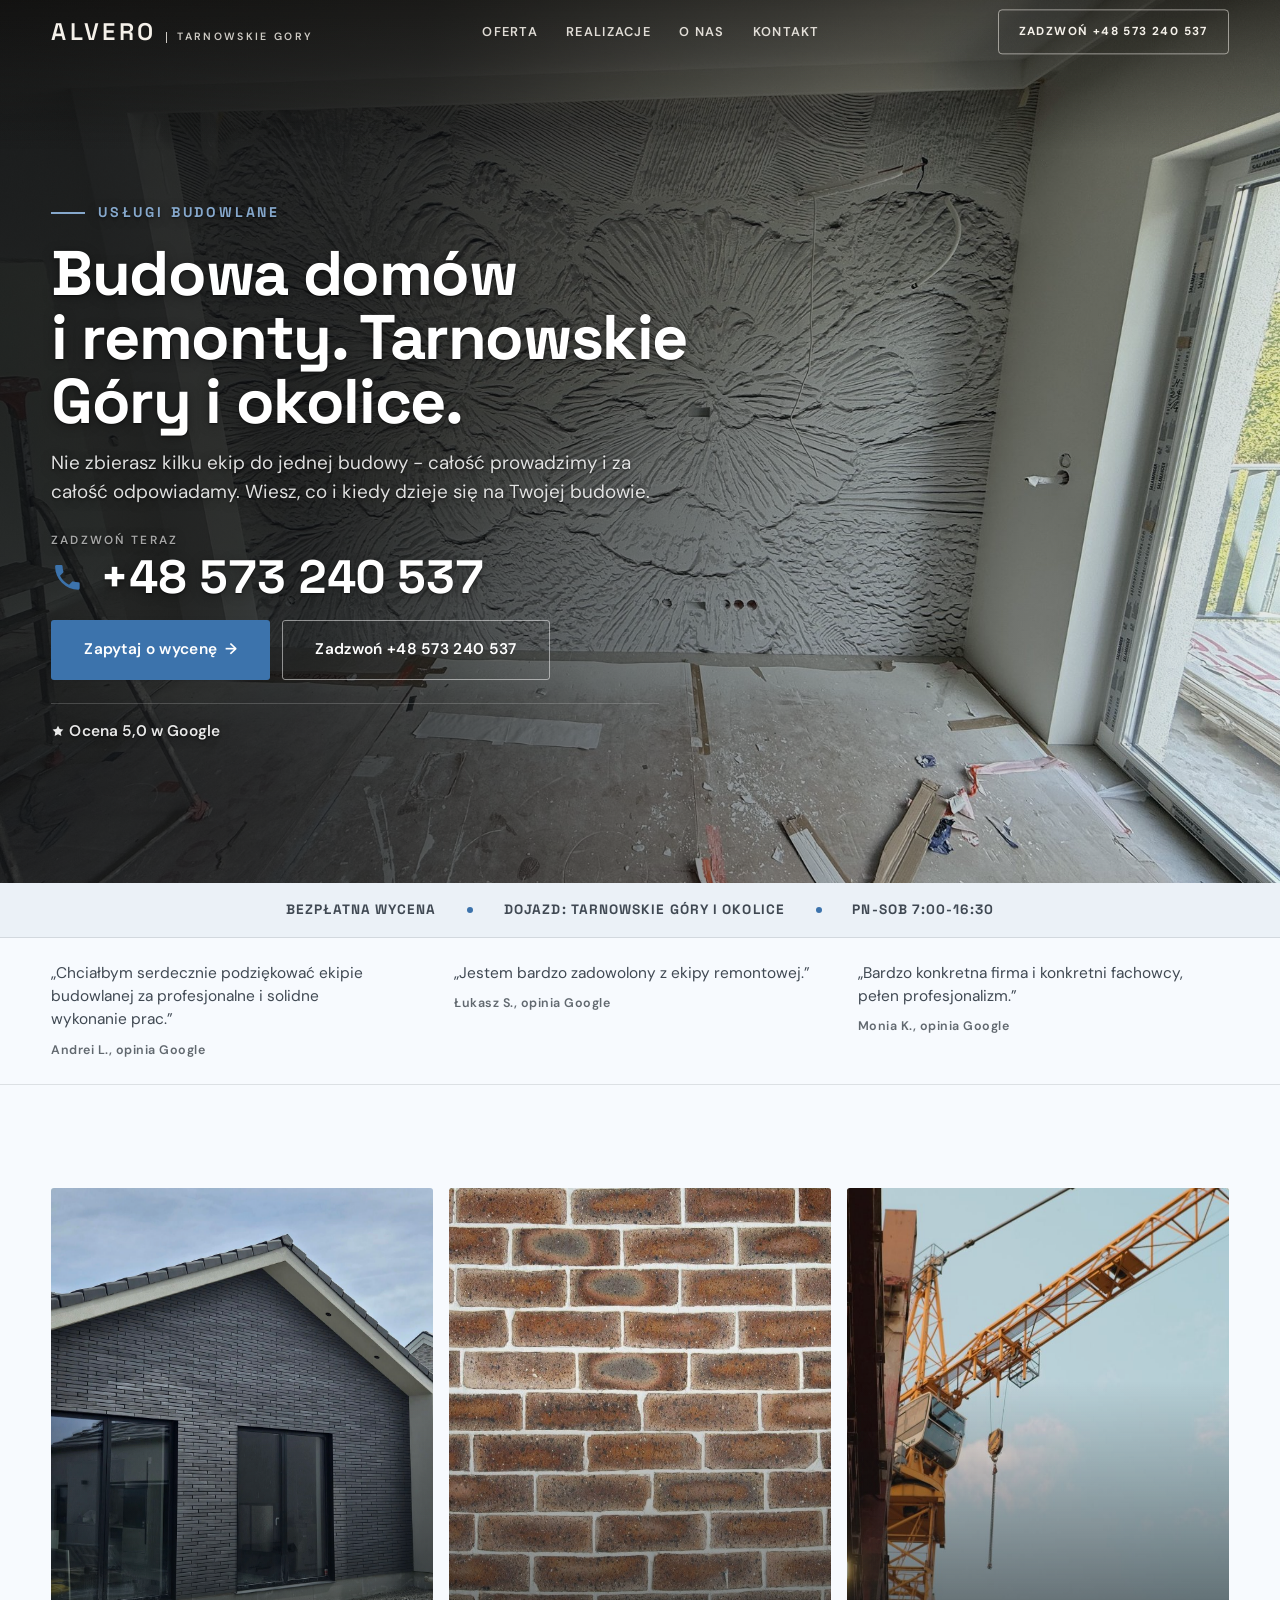
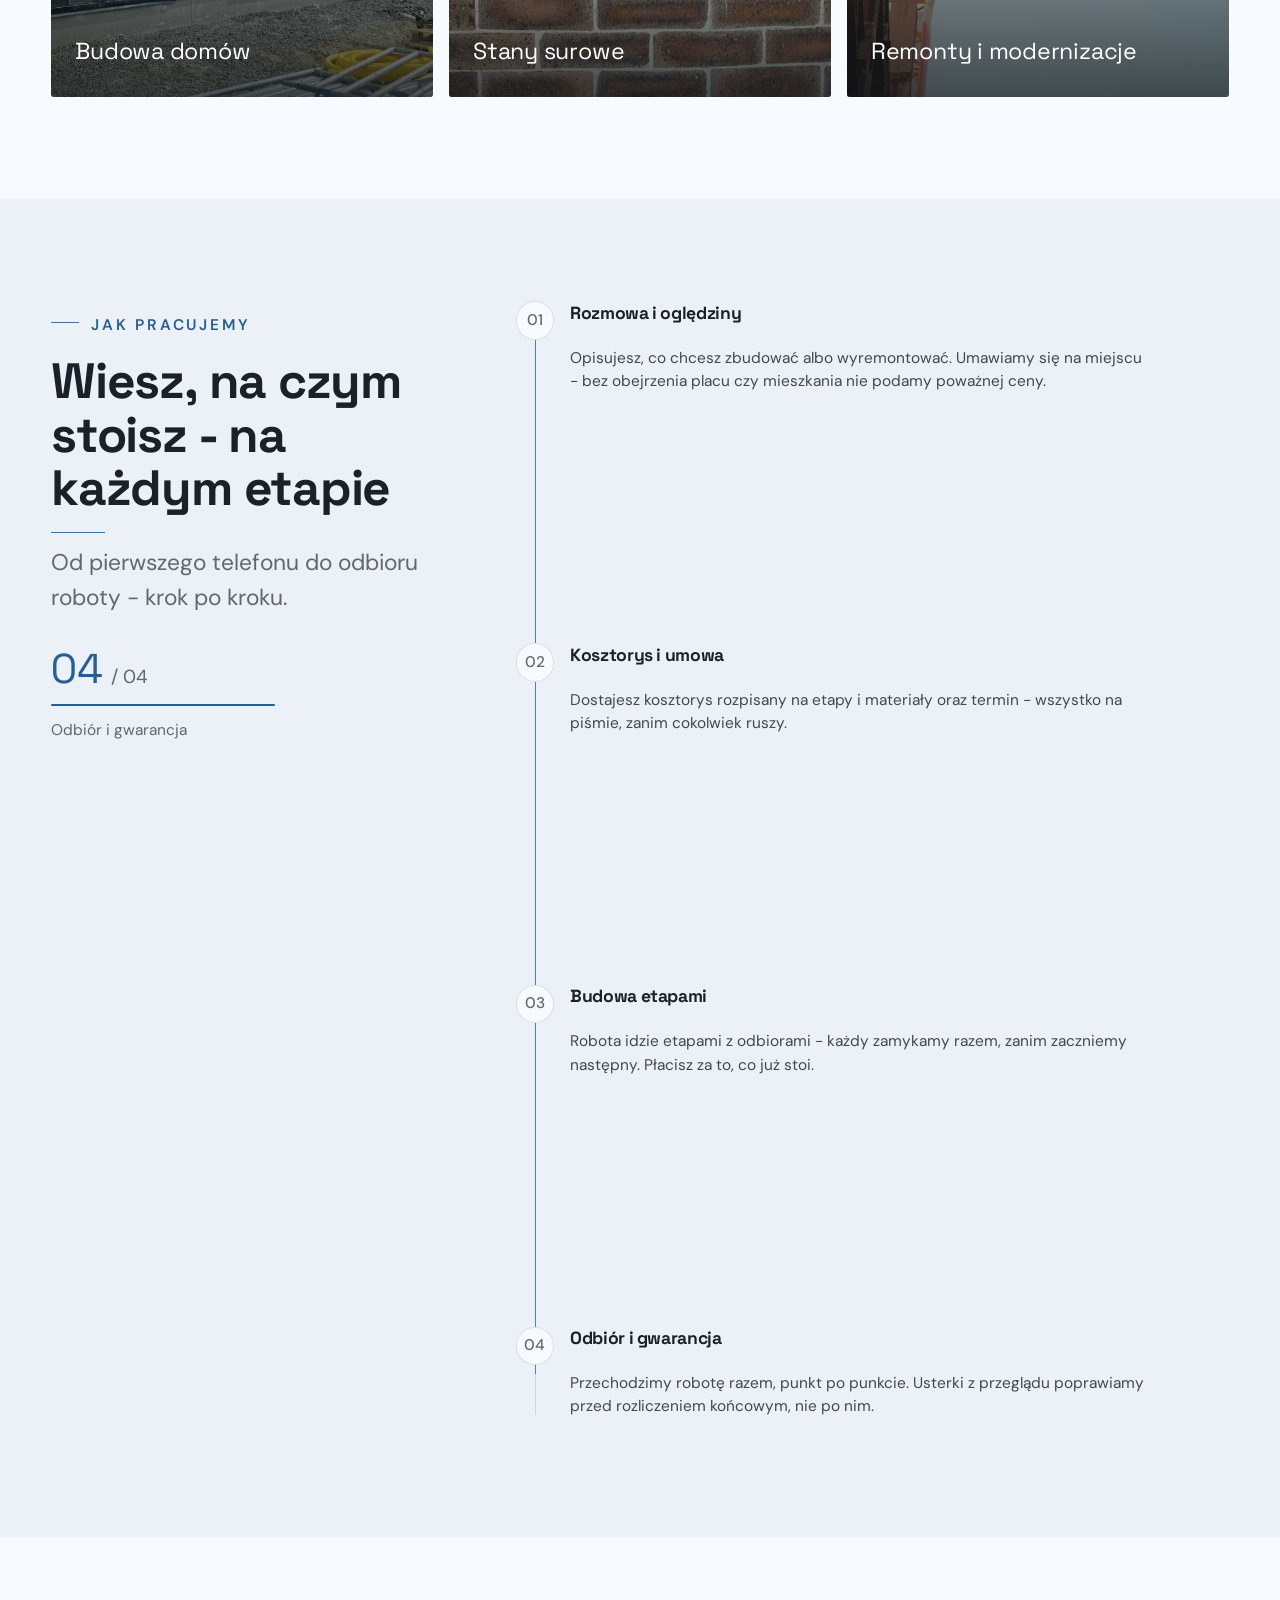
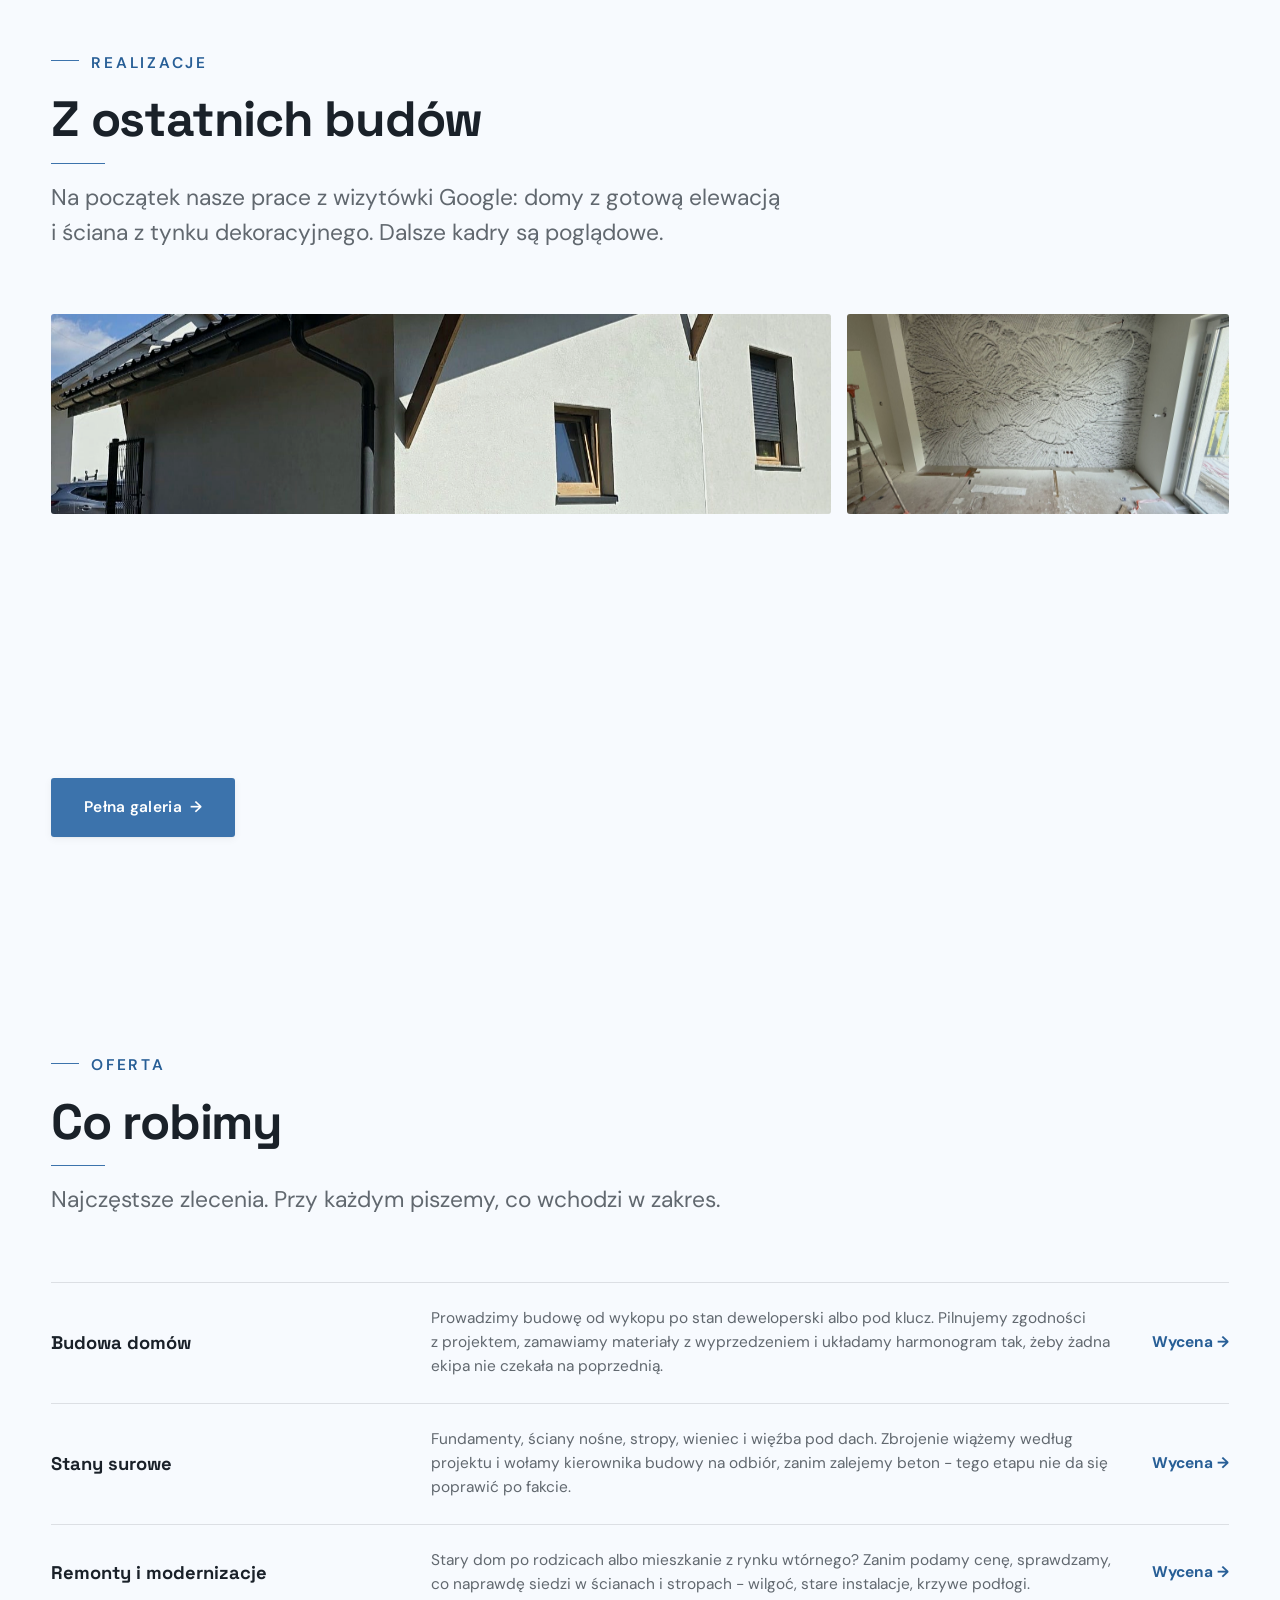
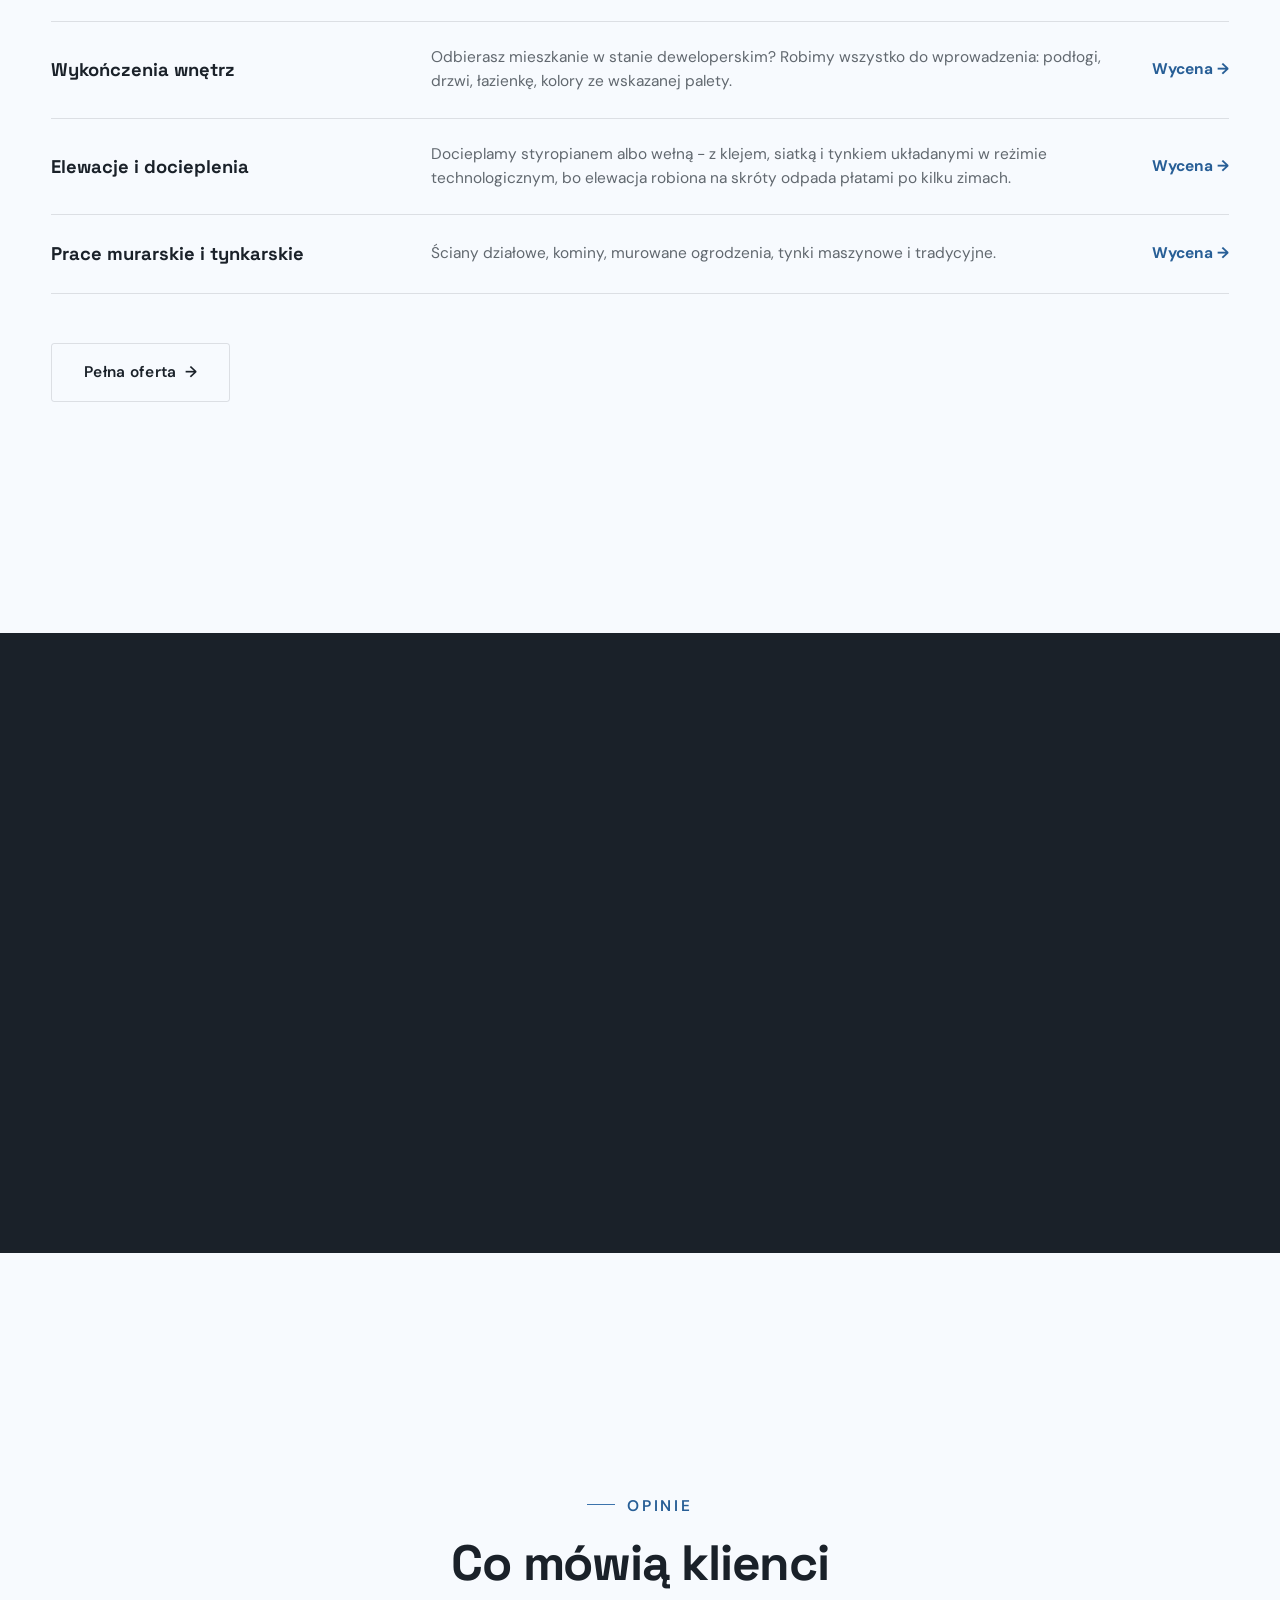
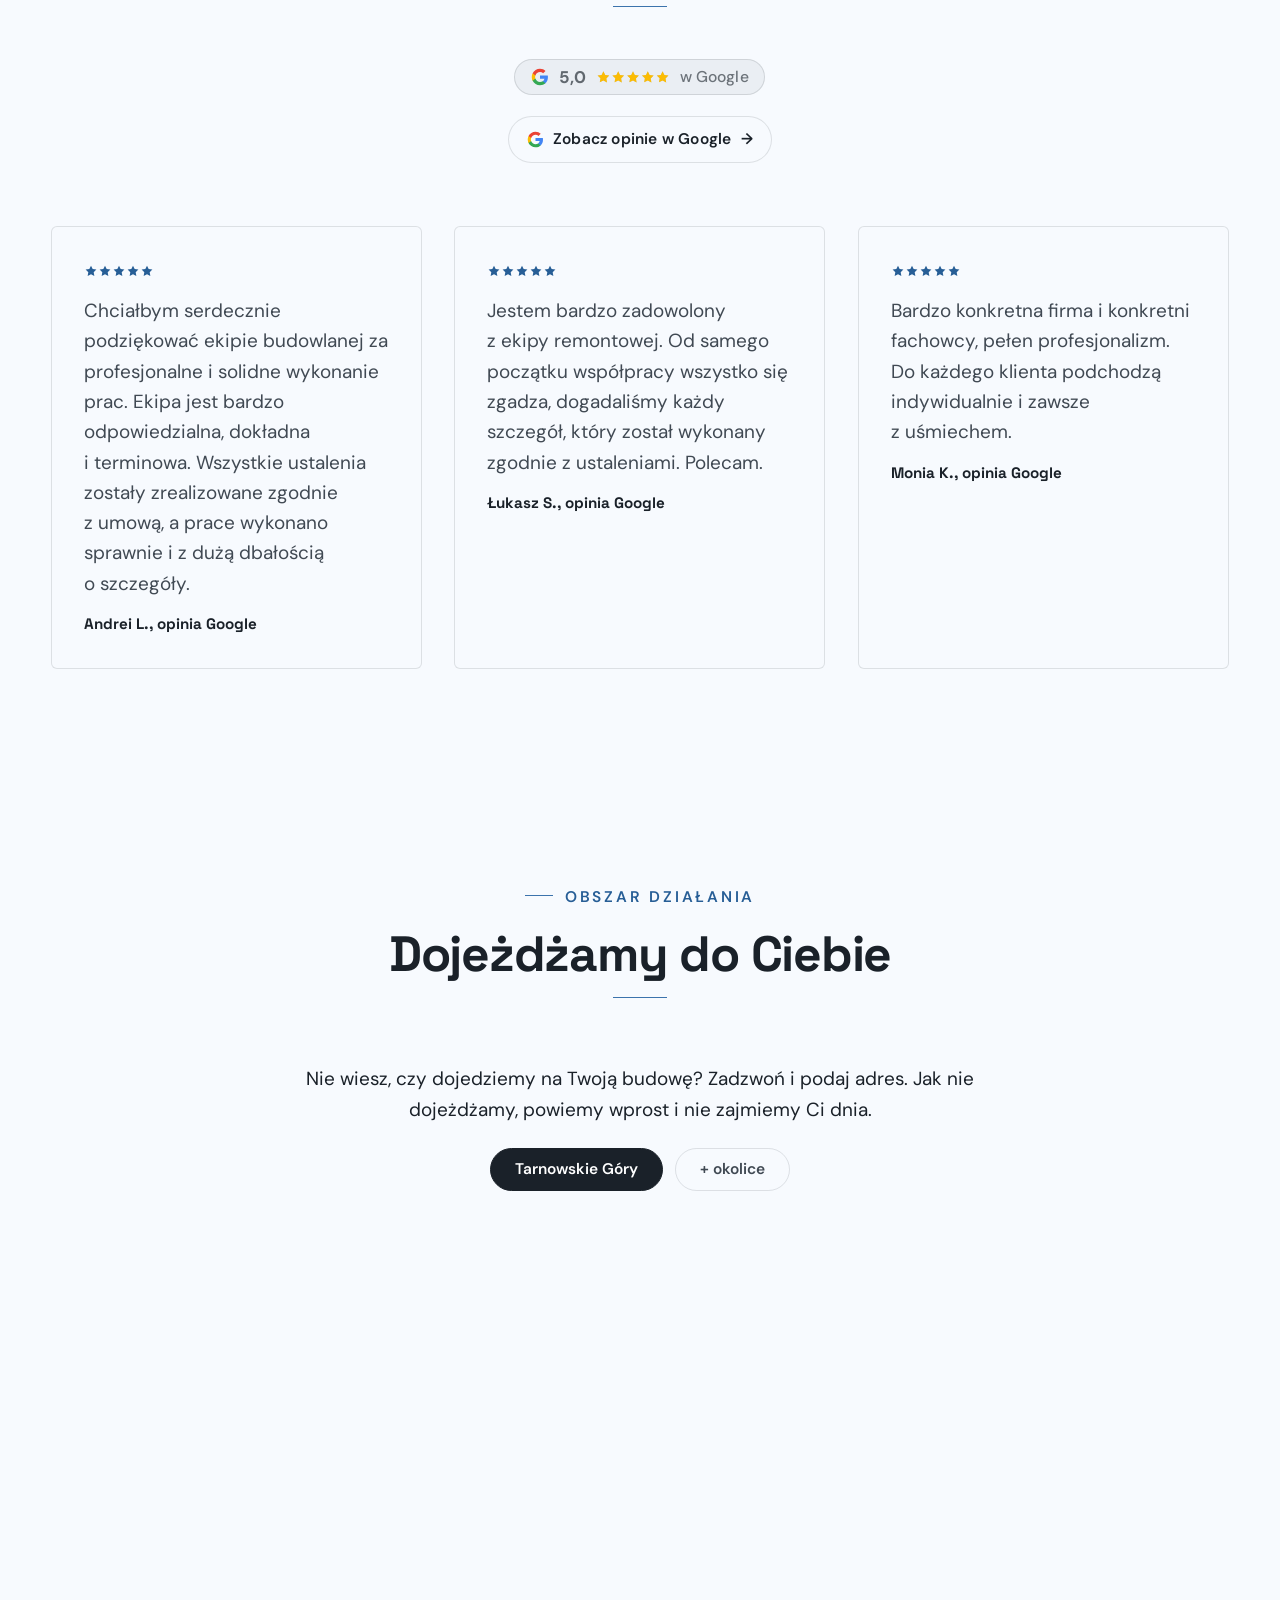
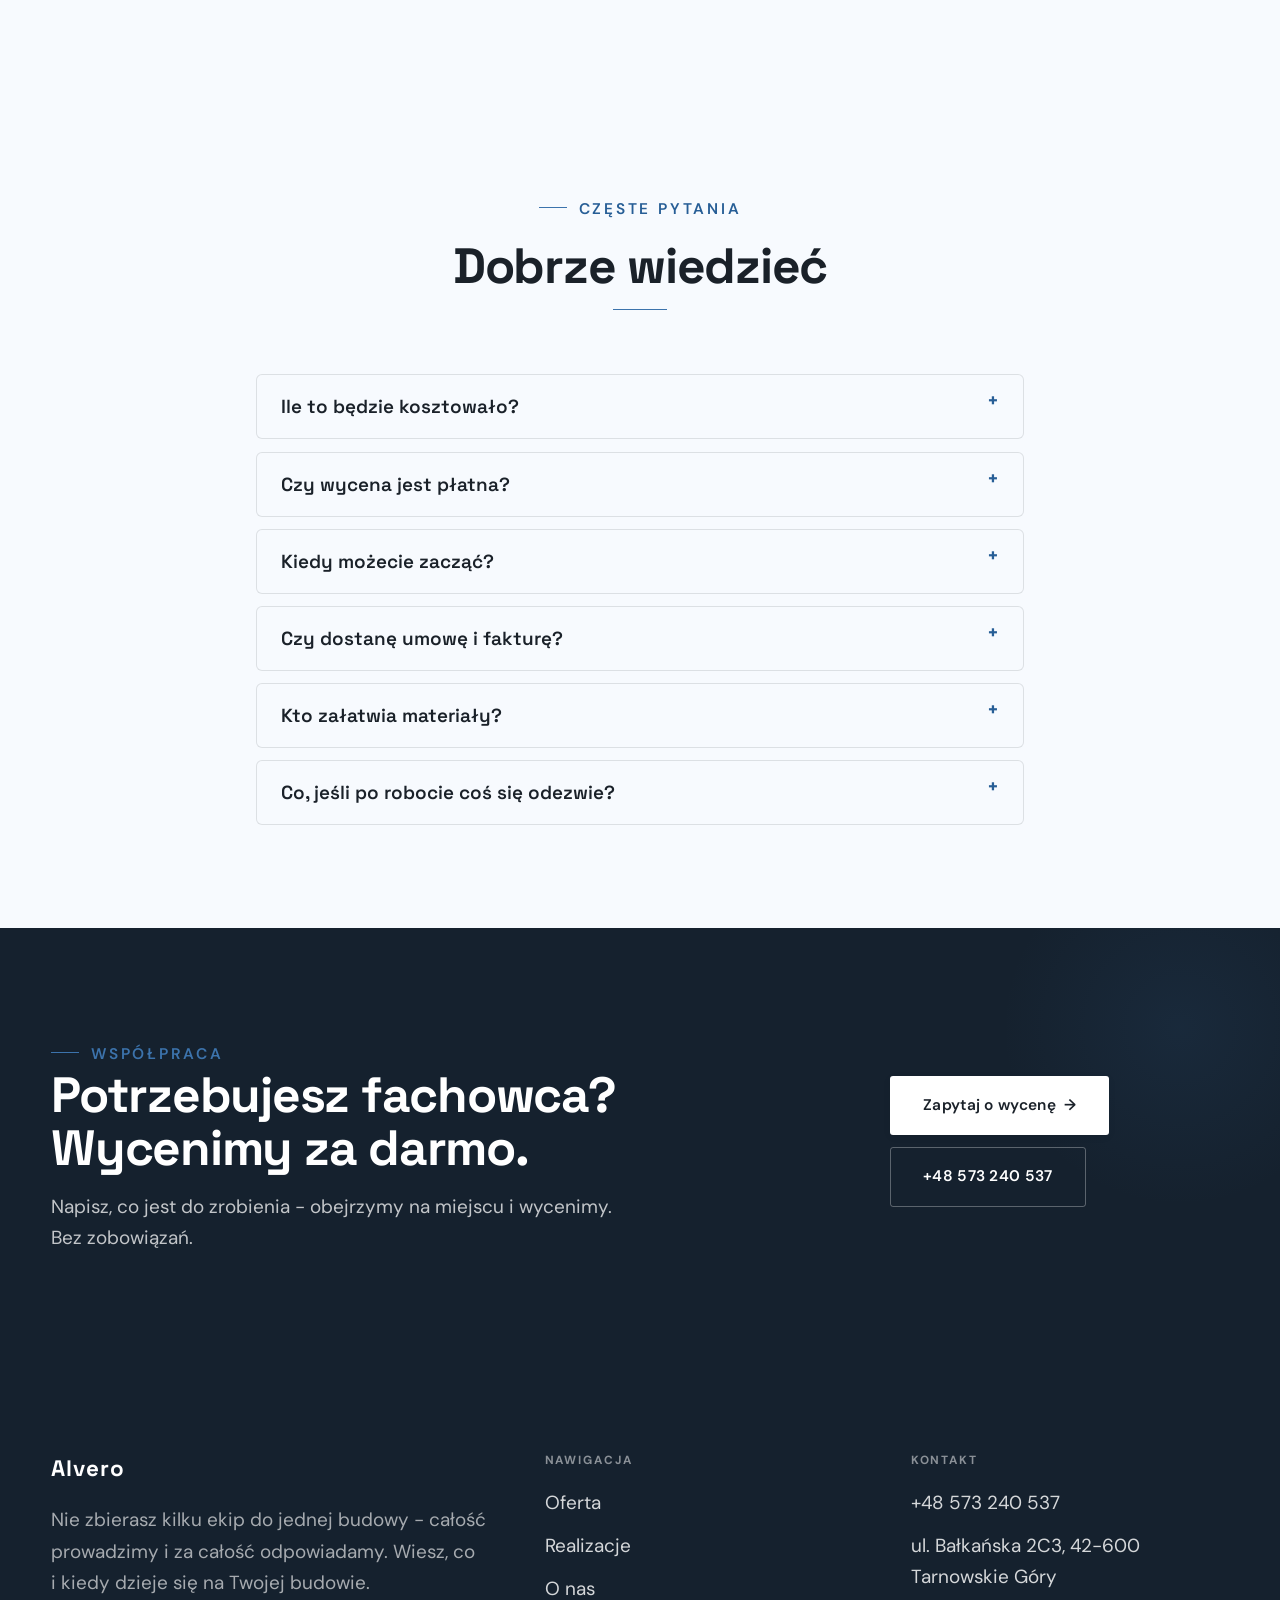
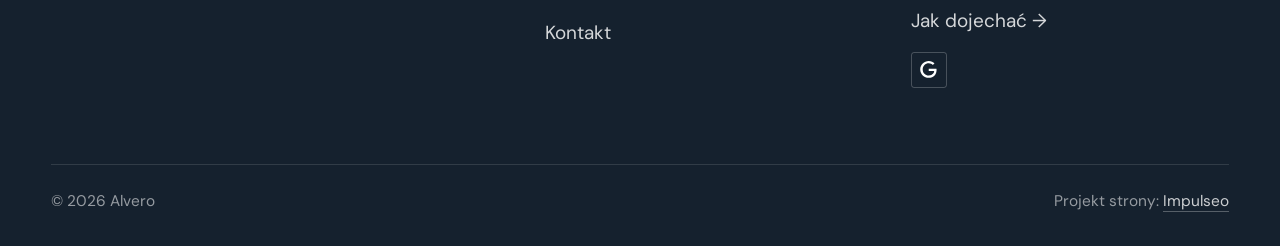
<file: index.html>
<!DOCTYPE html>
<html lang="pl">
<head>
<meta charset="UTF-8">
<meta name="viewport" content="width=device-width, initial-scale=1.0">
<title>Alvero - budowa domów i remonty</title>
<meta name="description" content="Firma budowlana w Tarnowskich Górach: budowa domów, stany surowe, remonty, wykończenia, elewacje. Kosztorys i termin na piśmie przed robotą. Zadzwoń: +48 573 240 537.">
<link rel="canonical" href="https://kris20032.github.io/alvero/">
<meta name="robots" content="noindex, nofollow">
<meta property="og:type" content="website">
<meta property="og:locale" content="pl_PL">
<meta property="og:site_name" content="Alvero">
<meta property="og:title" content="Alvero - budowa domów i remonty">
<meta property="og:description" content="Firma budowlana w Tarnowskich Górach: budowa domów, stany surowe, remonty, wykończenia, elewacje. Kosztorys i termin na piśmie przed robotą. Zadzwoń: +48 573 240 537.">
<meta property="og:url" content="https://kris20032.github.io/alvero/">
<meta property="og:image" content="https://kris20032.github.io/alvero/img/og.jpg">
<meta property="og:image:width" content="1200">
<meta property="og:image:height" content="630">
<meta name="twitter:card" content="summary_large_image">
<script type="application/ld+json">{"@context": "https://schema.org", "@type": "GeneralContractor", "name": "Alvero", "url": "https://kris20032.github.io/alvero/", "telephone": "+48573240537", "image": "https://kris20032.github.io/alvero/img/og.jpg", "areaServed": "Tarnowskie Góry", "sameAs": ["https://www.google.com/maps/place/Alvero/@50.4422659,18.824134,17z/data=!3m1!4b1!4m6!3m5!1s0x4711292bda1aec6f:0xf70da8be57dc3b50!8m2!3d50.4422659!4d18.824134!16s%2Fg%2F11ntk096lb"]}</script>
<link rel="preconnect" href="https://fonts.googleapis.com">
<link rel="preconnect" href="https://fonts.gstatic.com" crossorigin>
<link href="https://fonts.googleapis.com/css2?family=Space+Grotesk:wght@500;600;700&family=DM+Sans:opsz,wght@9..40,400;9..40,500;9..40,600&display=swap" rel="stylesheet">
<link rel="stylesheet" href="assets/styles.css?v=733d6d59">
</head>
<body>

<header class="nav">
  <div class="wrap nav-inner">
    <a class="brand" href="index.html"><span class="name">Alvero</span><span class="sub">Tarnowskie Góry</span></a>
    <nav class="nav-links">
      <a href="oferta.html">Oferta</a>
      <a href="realizacje.html">Realizacje</a>
      <a href="o-nas.html">O nas</a>
      <a href="kontakt.html">Kontakt</a>
      <a href="tel:+48573240537" class="btn btn-accent">Zadzwoń +48 573 240 537</a>
    </nav>
    <button class="nav-toggle" aria-label="Menu"><span></span><span></span><span></span></button>
  </div>
</header>

<main>
<section class="hero-fach">
  <img class="hf-photo" src="img/hero.jpg" fetchpriority="high" data-rotate="img/g2.jpg|img/g4.jpg" alt="Alvero" width="1600" height="1068">
  <div class="hf-panel">
    <div class="hf-inner">
      <span class="hf-kicker">Usługi budowlane</span>
      <h1 class="hf-title">Budowa domów i remonty. Tarnowskie Góry i okolice. <em></em></h1>
      <p class="hf-lead">Nie zbierasz kilku ekip do jednej budowy - całość prowadzimy i za całość odpowiadamy. Wiesz, co i kiedy dzieje się na Twojej budowie.</p>
      <a class="hf-phone" href="tel:+48573240537"><span class="hf-phone-lab">Zadzwoń teraz</span><span class="hf-phone-num"><svg class="ico-tel" width="16" height="16" viewBox="0 0 24 24" fill="none" aria-hidden="true"><path d="M6.6 10.8a15.5 15.5 0 0 0 6.6 6.6l2.2-2.2a1 1 0 0 1 1-.24 11.4 11.4 0 0 0 3.6.58 1 1 0 0 1 1 1V20a1 1 0 0 1-1 1A17 17 0 0 1 3 4a1 1 0 0 1 1-1h3.5a1 1 0 0 1 1 1c0 1.25.2 2.46.58 3.6a1 1 0 0 1-.25 1l-2.23 2.2Z" fill="currentColor"/></svg> +48 573 240 537</span></a>
      <div class="hf-actions">
        <a href="kontakt.html" class="btn btn-accent">Zapytaj o wycenę <span class="arr">→</span></a>
        <a href="tel:+48573240537" class="btn btn-ghost hf-ghost">Zadzwoń +48 573 240 537</a>
      </div>
      <div class="hf-trust"><svg class="ico-star" width="14" height="14" viewBox="0 0 24 24" style="vertical-align:-2px" aria-hidden="true"><path d="M12 2.8l2.85 5.8 6.4.93-4.63 4.5 1.1 6.37L12 17.4l-5.72 3 1.1-6.37-4.63-4.5 6.4-.93L12 2.8Z" fill="currentColor"/></svg> Ocena 5,0 w Google</div>
    </div>
  </div>
</section>
<section class="fach-promise">
  <div class="wrap">
    <ul class="fp-row reveal"><li>Bezpłatna wycena</li><li>Dojazd: Tarnowskie Góry i okolice</li><li>Pn-Sob 7:00-16:30</li></ul>
  </div>
</section>
<section class="opinie-mini" aria-label="Opinie klientów">
  <div class="wrap">
    <div class="om-row">
      <div class="om-item reveal"><blockquote>„Chciałbym serdecznie podziękować ekipie budowlanej za profesjonalne i solidne wykonanie prac.”</blockquote><span class="om-autor">Andrei L., opinia Google</span></div>
      <div class="om-item reveal"><blockquote>„Jestem bardzo zadowolony z ekipy remontowej.”</blockquote><span class="om-autor">Łukasz S., opinia Google</span></div>
      <div class="om-item reveal"><blockquote>„Bardzo konkretna firma i konkretni fachowcy, pełen profesjonalizm.”</blockquote><span class="om-autor">Monia K., opinia Google</span></div>
    </div>
  </div>
</section>
<section class="gateways-band">
  <div class="wrap">
    <div class="gateways">
      <a href="oferta.html" class="gateway reveal"><img src="img/about.jpg" alt="Budowa domów" loading="lazy" width="1320" height="1760" decoding="async"><span class="g-ttl">Budowa domów</span></a>
      <a href="oferta.html" class="gateway reveal"><img src="img/g12.jpg" alt="Stany surowe" loading="lazy" width="1600" height="1066" decoding="async"><span class="g-ttl">Stany surowe</span></a>
      <a href="oferta.html" class="gateway reveal"><img src="img/g13.jpg" alt="Remonty i modernizacje" loading="lazy" width="1600" height="1066" decoding="async"><span class="g-ttl">Remonty i modernizacje</span></a>
    </div>
  </div>
</section>
<section class="proces proces-os fachowcy">
  <div class="wrap proc-grid">
    <div class="proc-side">
      <div class="head reveal">
        <span class="eyebrow">Jak pracujemy</span>
        <h2>Wiesz, na czym stoisz - na każdym etapie</h2>
        <p>Od pierwszego telefonu do odbioru roboty - krok po kroku.</p>
      </div>
      <div class="proc-count" aria-hidden="true"><span class="pc-cur">01</span><span class="pc-all">/ 04</span></div>
      <div class="proc-bar" aria-hidden="true"><i></i></div>
      <p class="proc-now" aria-hidden="true">Rozmowa i oględziny</p>
    </div>
    <ol class="proces-line">
      <li class="reveal"><span class="pno">01</span><h3>Rozmowa i oględziny</h3><p>Opisujesz, co chcesz zbudować albo wyremontować. Umawiamy się na miejscu - bez obejrzenia placu czy mieszkania nie podamy poważnej ceny.</p></li>
      <li class="reveal"><span class="pno">02</span><h3>Kosztorys i umowa</h3><p>Dostajesz kosztorys rozpisany na etapy i materiały oraz termin - wszystko na piśmie, zanim cokolwiek ruszy.</p></li>
      <li class="reveal"><span class="pno">03</span><h3>Budowa etapami</h3><p>Robota idzie etapami z odbiorami - każdy zamykamy razem, zanim zaczniemy następny. Płacisz za to, co już stoi.</p></li>
      <li class="reveal"><span class="pno">04</span><h3>Odbiór i gwarancja</h3><p>Przechodzimy robotę razem, punkt po punkcie. Usterki z przeglądu poprawiamy przed rozliczeniem końcowym, nie po nim.</p></li>
    </ol>
  </div>
</section>
<section>
  <div class="wrap">
    <div class="head reveal">
      <span class="eyebrow">Realizacje</span>
      <h2>Z ostatnich budów</h2>
      <p>Na początek nasze prace z wizytówki Google: domy z gotową elewacją i ściana z tynku dekoracyjnego. Dalsze kadry są poglądowe.</p>
    </div>
    <div class="gallery">
      <div class="tile t-two3 reveal"><img src="img/g1.jpg" alt="Alvero" loading="lazy" width="1320" height="1756" decoding="async"></div>
      <div class="tile t-third reveal"><img src="img/g2.jpg" alt="Alvero" loading="lazy" width="1800" height="1350" decoding="async"></div>
      <div class="tile t-third reveal"><img src="img/g3.jpg" alt="Alvero" loading="lazy" width="1320" height="989" decoding="async"></div>
      <div class="tile t-third reveal"><img src="img/g6.jpg" alt="Alvero" loading="lazy" width="1600" height="1066" decoding="async"></div>
      <div class="tile t-third reveal"><img src="img/g7.jpg" alt="Alvero" loading="lazy" width="1200" height="800" decoding="async"></div>
    </div>
    <div style="margin-top:var(--space-7)" class="reveal"><a href="realizacje.html" class="btn btn-accent">Pełna galeria <span class="arr">→</span></a></div>
  </div>
</section>
<section class="fach-uslugi">
  <div class="wrap">
    <div class="head reveal">
      <span class="eyebrow">Oferta</span>
      <h2>Co robimy</h2>
      <p>Najczęstsze zlecenia. Przy każdym piszemy, co wchodzi w zakres.</p>
    </div>
    <ul class="fu-list">
      <li class="fu-row reveal"><div class="fu-name">Budowa domów</div><div class="fu-desc">Prowadzimy budowę od wykopu po stan deweloperski albo pod klucz. Pilnujemy zgodności z projektem, zamawiamy materiały z wyprzedzeniem i układamy harmonogram tak, żeby żadna ekipa nie czekała na poprzednią.</div><a class="fu-cta" href="kontakt.html">Wycena <span class="arr">→</span></a></li>
      <li class="fu-row reveal"><div class="fu-name">Stany surowe</div><div class="fu-desc">Fundamenty, ściany nośne, stropy, wieniec i więźba pod dach. Zbrojenie wiążemy według projektu i wołamy kierownika budowy na odbiór, zanim zalejemy beton - tego etapu nie da się poprawić po fakcie.</div><a class="fu-cta" href="kontakt.html">Wycena <span class="arr">→</span></a></li>
      <li class="fu-row reveal"><div class="fu-name">Remonty i modernizacje</div><div class="fu-desc">Stary dom po rodzicach albo mieszkanie z rynku wtórnego? Zanim podamy cenę, sprawdzamy, co naprawdę siedzi w ścianach i stropach - wilgoć, stare instalacje, krzywe podłogi.</div><a class="fu-cta" href="kontakt.html">Wycena <span class="arr">→</span></a></li>
      <li class="fu-row reveal"><div class="fu-name">Wykończenia wnętrz</div><div class="fu-desc">Odbierasz mieszkanie w stanie deweloperskim? Robimy wszystko do wprowadzenia: podłogi, drzwi, łazienkę, kolory ze wskazanej palety.</div><a class="fu-cta" href="kontakt.html">Wycena <span class="arr">→</span></a></li>
      <li class="fu-row reveal"><div class="fu-name">Elewacje i docieplenia</div><div class="fu-desc">Docieplamy styropianem albo wełną - z klejem, siatką i tynkiem układanymi w reżimie technologicznym, bo elewacja robiona na skróty odpada płatami po kilku zimach.</div><a class="fu-cta" href="kontakt.html">Wycena <span class="arr">→</span></a></li>
      <li class="fu-row reveal"><div class="fu-name">Prace murarskie i tynkarskie</div><div class="fu-desc">Ściany działowe, kominy, murowane ogrodzenia, tynki maszynowe i tradycyjne.</div><a class="fu-cta" href="kontakt.html">Wycena <span class="arr">→</span></a></li>
    </ul>
    <div style="margin-top:var(--space-7)" class="reveal"><a href="oferta.html" class="btn btn-ghost">Pełna oferta <span class="arr">→</span></a></div>
  </div>
</section>
<section class="stopklatka" aria-hidden="true">
  <div class="stk-bg" style="background-image:url(img/g10.jpg)"></div>
</section>
<section class="opinie">
  <div class="wrap">
    <div class="head center reveal">
      <span class="eyebrow">Opinie</span>
      <h2>Co mówią klienci</h2>
    </div>
    <p class="op-meta reveal"><span class="g-badge"><svg class="gb-ico" viewBox="0 0 24 24" width="18" height="18" aria-hidden="true"><path fill="#4285F4" d="M22.56 12.25c0-.78-.07-1.53-.2-2.25H12v4.26h5.92c-.26 1.37-1.04 2.53-2.21 3.31v2.77h3.57c2.08-1.92 3.28-4.74 3.28-8.09z"/><path fill="#34A853" d="M12 23c2.97 0 5.46-.98 7.28-2.66l-3.57-2.77c-.98.66-2.23 1.06-3.71 1.06-2.86 0-5.29-1.93-6.16-4.53H2.18v2.84C3.99 20.53 7.7 23 12 23z"/><path fill="#FBBC05" d="M5.84 14.09c-.22-.66-.35-1.36-.35-2.09s.13-1.43.35-2.09V7.07H2.18C1.43 8.55 1 10.22 1 12s.43 3.45 1.18 4.93l2.85-2.22.81-.62z"/><path fill="#EA4335" d="M12 5.38c1.62 0 3.06.56 4.21 1.64l3.15-3.15C17.45 2.09 14.97 1 12 1 7.7 1 3.99 3.47 2.18 7.07l3.66 2.84c.87-2.6 3.3-4.53 6.16-4.53z"/></svg><b class="gb-ocena">5,0</b><svg class="gb-stars" viewBox="0 0 90 18" width="74" height="14.8" aria-hidden="true"><g fill="currentColor" opacity=".26"><path transform="translate(0,0)" d="M9 1.6l2.2 4.46 4.92.72-3.56 3.47.84 4.9L9 12.74l-4.4 2.31.84-4.9L1.88 6.68l4.92-.72L9 1.6Z"/><path transform="translate(18,0)" d="M9 1.6l2.2 4.46 4.92.72-3.56 3.47.84 4.9L9 12.74l-4.4 2.31.84-4.9L1.88 6.68l4.92-.72L9 1.6Z"/><path transform="translate(36,0)" d="M9 1.6l2.2 4.46 4.92.72-3.56 3.47.84 4.9L9 12.74l-4.4 2.31.84-4.9L1.88 6.68l4.92-.72L9 1.6Z"/><path transform="translate(54,0)" d="M9 1.6l2.2 4.46 4.92.72-3.56 3.47.84 4.9L9 12.74l-4.4 2.31.84-4.9L1.88 6.68l4.92-.72L9 1.6Z"/><path transform="translate(72,0)" d="M9 1.6l2.2 4.46 4.92.72-3.56 3.47.84 4.9L9 12.74l-4.4 2.31.84-4.9L1.88 6.68l4.92-.72L9 1.6Z"/></g><clipPath id="gs1000"><rect x="0" y="0" width="90.0" height="18"/></clipPath><g fill="#FBBC04" clip-path="url(#gs1000)"><path transform="translate(0,0)" d="M9 1.6l2.2 4.46 4.92.72-3.56 3.47.84 4.9L9 12.74l-4.4 2.31.84-4.9L1.88 6.68l4.92-.72L9 1.6Z"/><path transform="translate(18,0)" d="M9 1.6l2.2 4.46 4.92.72-3.56 3.47.84 4.9L9 12.74l-4.4 2.31.84-4.9L1.88 6.68l4.92-.72L9 1.6Z"/><path transform="translate(36,0)" d="M9 1.6l2.2 4.46 4.92.72-3.56 3.47.84 4.9L9 12.74l-4.4 2.31.84-4.9L1.88 6.68l4.92-.72L9 1.6Z"/><path transform="translate(54,0)" d="M9 1.6l2.2 4.46 4.92.72-3.56 3.47.84 4.9L9 12.74l-4.4 2.31.84-4.9L1.88 6.68l4.92-.72L9 1.6Z"/><path transform="translate(72,0)" d="M9 1.6l2.2 4.46 4.92.72-3.56 3.47.84 4.9L9 12.74l-4.4 2.31.84-4.9L1.88 6.68l4.92-.72L9 1.6Z"/></g></svg><span class="gb-txt">w Google</span></span></p>
    <p class="op-meta reveal"><a class="op-google" href="https://www.google.com/maps/place/Alvero/@50.4422659,18.824134,17z/data=!3m1!4b1!4m6!3m5!1s0x4711292bda1aec6f:0xf70da8be57dc3b50!8m2!3d50.4422659!4d18.824134!16s%2Fg%2F11ntk096lb" target="_blank" rel="noopener"><svg class="op-g-ico" viewBox="0 0 24 24" width="17" height="17" aria-hidden="true"><path fill="#4285F4" d="M22.56 12.25c0-.78-.07-1.53-.2-2.25H12v4.26h5.92c-.26 1.37-1.04 2.53-2.21 3.31v2.77h3.57c2.08-1.92 3.28-4.74 3.28-8.09z"/><path fill="#34A853" d="M12 23c2.97 0 5.46-.98 7.28-2.66l-3.57-2.77c-.98.66-2.23 1.06-3.71 1.06-2.86 0-5.29-1.93-6.16-4.53H2.18v2.84C3.99 20.53 7.7 23 12 23z"/><path fill="#FBBC05" d="M5.84 14.09c-.22-.66-.35-1.36-.35-2.09s.13-1.43.35-2.09V7.07H2.18C1.43 8.55 1 10.22 1 12s.43 3.45 1.18 4.93l2.85-2.22.81-.62z"/><path fill="#EA4335" d="M12 5.38c1.62 0 3.06.56 4.21 1.64l3.15-3.15C17.45 2.09 14.97 1 12 1 7.7 1 3.99 3.47 2.18 7.07l3.66 2.84c.87-2.6 3.3-4.53 6.16-4.53z"/></svg><span>Zobacz opinie w Google</span><span class="arr">→</span></a></p>
    <div class="opinie-grid">
      <figure class="op-card reveal"><span class="op-star"><svg class="ico-star" width="14" height="14" viewBox="0 0 24 24" style="vertical-align:-2px" aria-hidden="true"><path d="M12 2.8l2.85 5.8 6.4.93-4.63 4.5 1.1 6.37L12 17.4l-5.72 3 1.1-6.37-4.63-4.5 6.4-.93L12 2.8Z" fill="currentColor"/></svg><svg class="ico-star" width="14" height="14" viewBox="0 0 24 24" style="vertical-align:-2px" aria-hidden="true"><path d="M12 2.8l2.85 5.8 6.4.93-4.63 4.5 1.1 6.37L12 17.4l-5.72 3 1.1-6.37-4.63-4.5 6.4-.93L12 2.8Z" fill="currentColor"/></svg><svg class="ico-star" width="14" height="14" viewBox="0 0 24 24" style="vertical-align:-2px" aria-hidden="true"><path d="M12 2.8l2.85 5.8 6.4.93-4.63 4.5 1.1 6.37L12 17.4l-5.72 3 1.1-6.37-4.63-4.5 6.4-.93L12 2.8Z" fill="currentColor"/></svg><svg class="ico-star" width="14" height="14" viewBox="0 0 24 24" style="vertical-align:-2px" aria-hidden="true"><path d="M12 2.8l2.85 5.8 6.4.93-4.63 4.5 1.1 6.37L12 17.4l-5.72 3 1.1-6.37-4.63-4.5 6.4-.93L12 2.8Z" fill="currentColor"/></svg><svg class="ico-star" width="14" height="14" viewBox="0 0 24 24" style="vertical-align:-2px" aria-hidden="true"><path d="M12 2.8l2.85 5.8 6.4.93-4.63 4.5 1.1 6.37L12 17.4l-5.72 3 1.1-6.37-4.63-4.5 6.4-.93L12 2.8Z" fill="currentColor"/></svg></span><blockquote>Chciałbym serdecznie podziękować ekipie budowlanej za profesjonalne i solidne wykonanie prac. Ekipa jest bardzo odpowiedzialna, dokładna i terminowa. Wszystkie ustalenia zostały zrealizowane zgodnie z umową, a prace wykonano sprawnie i z dużą dbałością o szczegóły.</blockquote><span class="op-autor">Andrei L., opinia Google</span></figure>
      <figure class="op-card reveal"><span class="op-star"><svg class="ico-star" width="14" height="14" viewBox="0 0 24 24" style="vertical-align:-2px" aria-hidden="true"><path d="M12 2.8l2.85 5.8 6.4.93-4.63 4.5 1.1 6.37L12 17.4l-5.72 3 1.1-6.37-4.63-4.5 6.4-.93L12 2.8Z" fill="currentColor"/></svg><svg class="ico-star" width="14" height="14" viewBox="0 0 24 24" style="vertical-align:-2px" aria-hidden="true"><path d="M12 2.8l2.85 5.8 6.4.93-4.63 4.5 1.1 6.37L12 17.4l-5.72 3 1.1-6.37-4.63-4.5 6.4-.93L12 2.8Z" fill="currentColor"/></svg><svg class="ico-star" width="14" height="14" viewBox="0 0 24 24" style="vertical-align:-2px" aria-hidden="true"><path d="M12 2.8l2.85 5.8 6.4.93-4.63 4.5 1.1 6.37L12 17.4l-5.72 3 1.1-6.37-4.63-4.5 6.4-.93L12 2.8Z" fill="currentColor"/></svg><svg class="ico-star" width="14" height="14" viewBox="0 0 24 24" style="vertical-align:-2px" aria-hidden="true"><path d="M12 2.8l2.85 5.8 6.4.93-4.63 4.5 1.1 6.37L12 17.4l-5.72 3 1.1-6.37-4.63-4.5 6.4-.93L12 2.8Z" fill="currentColor"/></svg><svg class="ico-star" width="14" height="14" viewBox="0 0 24 24" style="vertical-align:-2px" aria-hidden="true"><path d="M12 2.8l2.85 5.8 6.4.93-4.63 4.5 1.1 6.37L12 17.4l-5.72 3 1.1-6.37-4.63-4.5 6.4-.93L12 2.8Z" fill="currentColor"/></svg></span><blockquote>Jestem bardzo zadowolony z ekipy remontowej. Od samego początku współpracy wszystko się zgadza, dogadaliśmy każdy szczegół, który został wykonany zgodnie z ustaleniami. Polecam.</blockquote><span class="op-autor">Łukasz S., opinia Google</span></figure>
      <figure class="op-card reveal"><span class="op-star"><svg class="ico-star" width="14" height="14" viewBox="0 0 24 24" style="vertical-align:-2px" aria-hidden="true"><path d="M12 2.8l2.85 5.8 6.4.93-4.63 4.5 1.1 6.37L12 17.4l-5.72 3 1.1-6.37-4.63-4.5 6.4-.93L12 2.8Z" fill="currentColor"/></svg><svg class="ico-star" width="14" height="14" viewBox="0 0 24 24" style="vertical-align:-2px" aria-hidden="true"><path d="M12 2.8l2.85 5.8 6.4.93-4.63 4.5 1.1 6.37L12 17.4l-5.72 3 1.1-6.37-4.63-4.5 6.4-.93L12 2.8Z" fill="currentColor"/></svg><svg class="ico-star" width="14" height="14" viewBox="0 0 24 24" style="vertical-align:-2px" aria-hidden="true"><path d="M12 2.8l2.85 5.8 6.4.93-4.63 4.5 1.1 6.37L12 17.4l-5.72 3 1.1-6.37-4.63-4.5 6.4-.93L12 2.8Z" fill="currentColor"/></svg><svg class="ico-star" width="14" height="14" viewBox="0 0 24 24" style="vertical-align:-2px" aria-hidden="true"><path d="M12 2.8l2.85 5.8 6.4.93-4.63 4.5 1.1 6.37L12 17.4l-5.72 3 1.1-6.37-4.63-4.5 6.4-.93L12 2.8Z" fill="currentColor"/></svg><svg class="ico-star" width="14" height="14" viewBox="0 0 24 24" style="vertical-align:-2px" aria-hidden="true"><path d="M12 2.8l2.85 5.8 6.4.93-4.63 4.5 1.1 6.37L12 17.4l-5.72 3 1.1-6.37-4.63-4.5 6.4-.93L12 2.8Z" fill="currentColor"/></svg></span><blockquote>Bardzo konkretna firma i konkretni fachowcy, pełen profesjonalizm. Do każdego klienta podchodzą indywidualnie i zawsze z uśmiechem.</blockquote><span class="op-autor">Monia K., opinia Google</span></figure>
    </div>
  </div>
</section>
<section class="obszar">
  <div class="wrap">
    <div class="head center reveal">
      <span class="eyebrow">Obszar działania</span>
      <h2>Dojeżdżamy do Ciebie</h2>
    </div>
    <p class="obszar-txt reveal" style="text-align:center;max-width:60ch;margin:0 auto 1.4rem">Nie wiesz, czy dojedziemy na Twoją budowę? Zadzwoń i podaj adres. Jak nie dojeżdżamy, powiemy wprost i nie zajmiemy Ci dnia.</p>
    <ul class="obszar-list reveal"><li class="is-home">Tarnowskie Góry</li><li>+ okolice</li></ul>
    <div class="obszar-mapa reveal" style="margin-top:var(--space-7)">
      <iframe title="Obszar działania - Tarnowskie Góry i okolice" src="https://maps.google.com/maps?q=50.4422659%2C18.824134&amp;z=11&amp;output=embed" loading="lazy" referrerpolicy="no-referrer-when-downgrade" style="width:100%;height:clamp(280px,38vh,420px);border:0;display:block;border-radius:var(--r-md)"></iframe>
    </div>
  </div>
</section>
<section class="faq-klinika">
  <div class="wrap">
    <div class="head center reveal">
      <span class="eyebrow">Częste pytania</span>
      <h2>Dobrze wiedzieć</h2>
    </div>
    <div class="faq-list">
      <details class="faq-item reveal"><summary>Ile to będzie kosztowało?</summary><p>Zależy od zakresu i materiałów - dlatego najpierw jedziemy obejrzeć i zmierzyć, a dopiero potem liczymy. Dostajesz kosztorys rozpisany na pozycje, nie jedną kwotę z sufitu.</p></details>
      <details class="faq-item reveal"><summary>Czy wycena jest płatna?</summary><p>Za obejrzenie placu i policzenie nie bierzemy pieniędzy. Płacisz za robotę, nie za kosztorys.</p></details>
      <details class="faq-item reveal"><summary>Kiedy możecie zacząć?</summary><p>Terminy ustawiamy z wyprzedzeniem, bo budowę prowadzimy do końca, zamiast żonglować kilkoma naraz. Zadzwoń - powiemy, kiedy realnie możemy wejść.</p></details>
      <details class="faq-item reveal"><summary>Czy dostanę umowę i fakturę?</summary><p>Tak, zawsze. Faktury z budowy warto trzymać - przydają się przy kredycie hipotecznym i przy sprzedaży domu.</p></details>
      <details class="faq-item reveal"><summary>Kto załatwia materiały?</summary><p>Zwykle my - mamy sprawdzone hurtownie i rabaty wykonawcy, a wszystkie faktury zakupu widzisz. Wolisz kupić coś samodzielnie? Podamy ilości i parametry, żebyś nie przepłacił.</p></details>
      <details class="faq-item reveal"><summary>Co, jeśli po robocie coś się odezwie?</summary><p>Pęknięcie na ścianie czy rysa przy oknie po roku to sprawa do naprawy, nie do dyskusji. Nasza robota - nasza poprawka, bez kombinowania.</p></details>
    </div>
  </div>
</section>
<section class="cta">
  <div class="wrap">
    <div class="reveal">
      <span class="eyebrow">Współpraca</span>
      <h2>Potrzebujesz fachowca? Wycenimy za darmo.</h2>
      <p>Napisz, co jest do zrobienia - obejrzymy na miejscu i wycenimy. Bez zobowiązań.</p>
    </div>
    <div class="cta-actions reveal">
      <a href="kontakt.html" class="btn btn-light">Zapytaj o wycenę <span class="arr">→</span></a>
      <a href="tel:+48573240537" class="btn btn-ghost btn-ghost-cta">+48 573 240 537</a>
    </div>
  </div>
</section>
</main>

<footer>
  <div class="wrap">
    <div class="foot-grid">
      <div class="foot-brand">
        <div class="name">Alvero</div>
        <p>Nie zbierasz kilku ekip do jednej budowy - całość prowadzimy i za całość odpowiadamy. Wiesz, co i kiedy dzieje się na Twojej budowie.</p>
      </div>
      <div class="foot-col">
        <h4>Nawigacja</h4>
        <a href="oferta.html">Oferta</a>
        <a href="realizacje.html">Realizacje</a>
        <a href="o-nas.html">O nas</a>
        <a href="kontakt.html">Kontakt</a>
      </div>
      <div class="foot-col">
        <h4>Kontakt</h4>
        <a href="tel:+48573240537">+48 573 240 537</a>
        <p>ul. Bałkańska 2C3, 42-600 Tarnowskie Góry</p>
        <a href="https://www.google.com/maps/place/Alvero/@50.4422659,18.824134,17z/data=!3m1!4b1!4m6!3m5!1s0x4711292bda1aec6f:0xf70da8be57dc3b50!8m2!3d50.4422659!4d18.824134!16s%2Fg%2F11ntk096lb" target="_blank" rel="noopener">Jak dojechać →</a>
      <div class="foot-soc">
        <a class="soc" href="https://www.google.com/maps/place/Alvero/@50.4422659,18.824134,17z/data=!3m1!4b1!4m6!3m5!1s0x4711292bda1aec6f:0xf70da8be57dc3b50!8m2!3d50.4422659!4d18.824134!16s%2Fg%2F11ntk096lb" target="_blank" rel="noopener" aria-label="Google - Alvero"><svg viewBox="0 0 24 24" aria-hidden="true" focusable="false"><path d="M12.48 10.92v3.28h7.84c-.24 1.84-.853 3.187-1.787 4.133-1.147 1.147-2.933 2.4-6.053 2.4-4.827 0-8.6-3.893-8.6-8.72s3.773-8.72 8.6-8.72c2.6 0 4.507 1.027 5.907 2.347l2.307-2.307C18.747 1.44 16.133 0 12.48 0 5.867 0 .307 5.387.307 12s5.56 12 12.173 12c3.573 0 6.267-1.173 8.373-3.36 2.16-2.16 2.84-5.213 2.84-7.667 0-.76-.053-1.467-.173-2.053H12.48z" fill="currentColor"/></svg></a>
      </div>
      </div>
    </div>
    <div class="foot-bot">
      <span>© 2026 Alvero</span>
      <span>Projekt strony: <a class="foot-credit" href="https://impulseo.pl" target="_blank" rel="noopener">Impulseo</a></span>
    </div>
  </div>
</footer>
<div class="sticky-call"><a class="sc-call" href="tel:+48573240537"><svg class="ico-tel" width="16" height="16" viewBox="0 0 24 24" fill="none" aria-hidden="true"><path d="M6.6 10.8a15.5 15.5 0 0 0 6.6 6.6l2.2-2.2a1 1 0 0 1 1-.24 11.4 11.4 0 0 0 3.6.58 1 1 0 0 1 1 1V20a1 1 0 0 1-1 1A17 17 0 0 1 3 4a1 1 0 0 1 1-1h3.5a1 1 0 0 1 1 1c0 1.25.2 2.46.58 3.6a1 1 0 0 1-.25 1l-2.23 2.2Z" fill="currentColor"/></svg> Zadzwoń</a><a class="sc-quote" href="kontakt.html">Zapytaj o wycenę</a></div>
<div class="demo-wazne" data-do="2026-10-22" data-cykl="3" hidden><svg class="dw-ico" width="13" height="13" viewBox="0 0 24 24" fill="none" aria-hidden="true"><circle cx="12" cy="12" r="8.6" stroke="currentColor" stroke-width="1.8"/><path d="M12 7.2V12l3.3 2" stroke="currentColor" stroke-width="1.8" stroke-linecap="round"/></svg><span class="dw-txt"></span></div>

<script src="assets/main.js"></script>
</body>
</html>
</file>
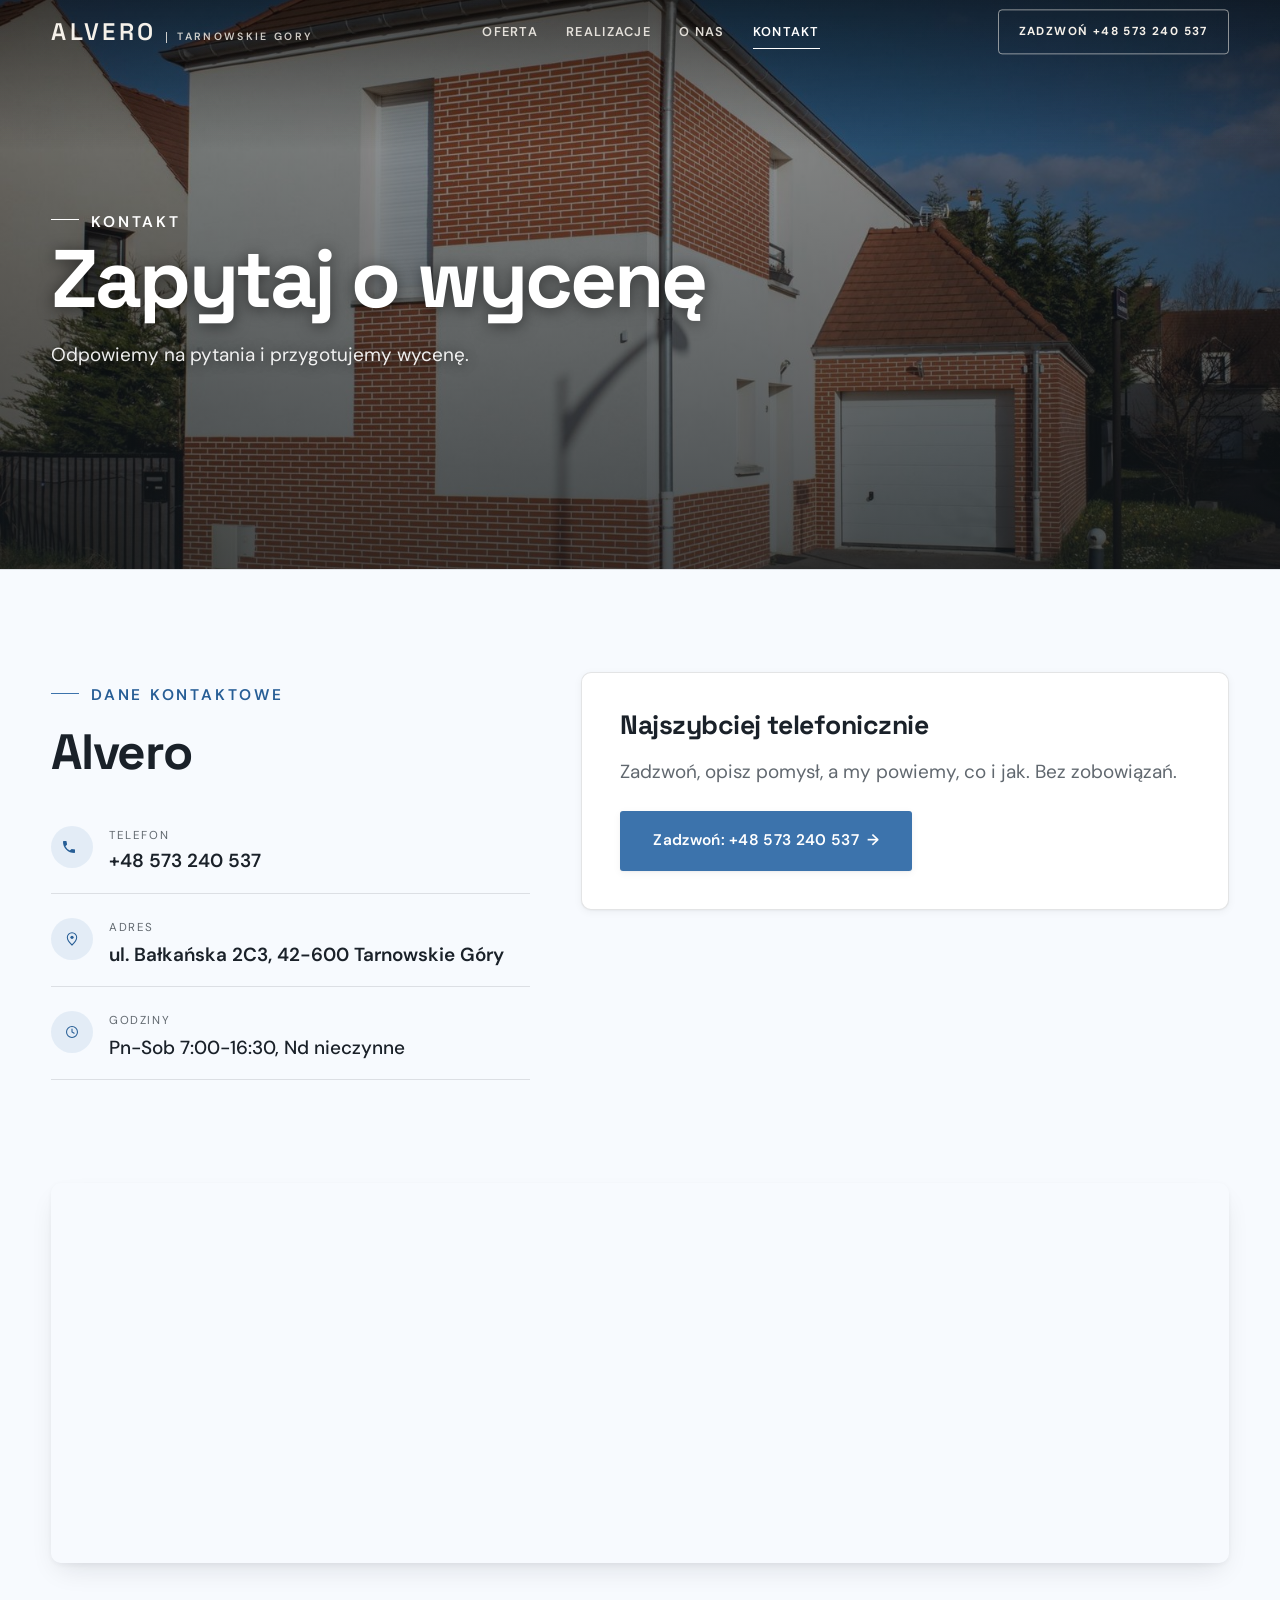
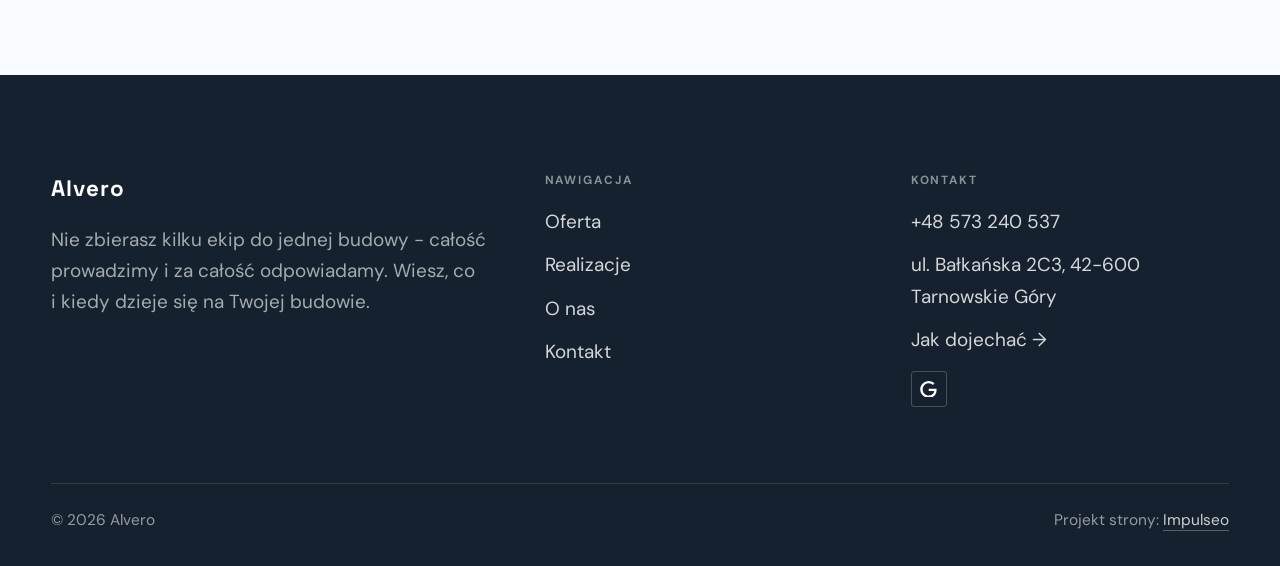
<file: kontakt.html>
<!DOCTYPE html>
<html lang="pl">
<head>
<meta charset="UTF-8">
<meta name="viewport" content="width=device-width, initial-scale=1.0">
<title>Kontakt - Alvero</title>
<meta name="description" content="Kontakt Alvero - ul. Bałkańska 2C3, 42-600 Tarnowskie Góry">
<link rel="canonical" href="https://kris20032.github.io/alvero/kontakt.html">
<meta name="robots" content="noindex, nofollow">
<meta property="og:type" content="website">
<meta property="og:locale" content="pl_PL">
<meta property="og:site_name" content="Alvero">
<meta property="og:title" content="Kontakt - Alvero">
<meta property="og:description" content="Kontakt Alvero - ul. Bałkańska 2C3, 42-600 Tarnowskie Góry">
<meta property="og:url" content="https://kris20032.github.io/alvero/kontakt.html">
<meta property="og:image" content="https://kris20032.github.io/alvero/img/og.jpg">
<meta property="og:image:width" content="1200">
<meta property="og:image:height" content="630">
<meta name="twitter:card" content="summary_large_image">
<link rel="preconnect" href="https://fonts.googleapis.com">
<link rel="preconnect" href="https://fonts.gstatic.com" crossorigin>
<link href="https://fonts.googleapis.com/css2?family=Space+Grotesk:wght@500;600;700&family=DM+Sans:opsz,wght@9..40,400;9..40,500;9..40,600&display=swap" rel="stylesheet">
<link rel="stylesheet" href="assets/styles.css?v=733d6d59">
</head>
<body>

<header class="nav">
  <div class="wrap nav-inner">
    <a class="brand" href="index.html"><span class="name">Alvero</span><span class="sub">Tarnowskie Góry</span></a>
    <nav class="nav-links">
      <a href="oferta.html">Oferta</a>
      <a href="realizacje.html">Realizacje</a>
      <a href="o-nas.html">O nas</a>
      <a href="kontakt.html" class="active" aria-current="page">Kontakt</a>
      <a href="tel:+48573240537" class="btn btn-accent">Zadzwoń +48 573 240 537</a>
    </nav>
    <button class="nav-toggle" aria-label="Menu"><span></span><span></span><span></span></button>
  </div>
</header>

<main>
<section class="pagehead">
  <img src="img/g4.jpg" alt="Alvero - Zapytaj o wycenę" width="1600" height="1066" decoding="async">
  <div class="wrap">
    <span class="eyebrow">Kontakt</span>
    <h1>Zapytaj o wycenę</h1>
    <p>Odpowiemy na pytania i przygotujemy wycenę.</p>
  </div>
</section>
<section>
  <div class="wrap contact-grid">
    <div class="reveal">
      <span class="eyebrow">Dane kontaktowe</span>
      <h2 style="margin:var(--space-4) 0 var(--space-6)">Alvero</h2>
      <div class="info-list">
        <div class="info-row"><div class="ic"><svg class="ico-tel" width="16" height="16" viewBox="0 0 24 24" fill="none" aria-hidden="true"><path d="M6.6 10.8a15.5 15.5 0 0 0 6.6 6.6l2.2-2.2a1 1 0 0 1 1-.24 11.4 11.4 0 0 0 3.6.58 1 1 0 0 1 1 1V20a1 1 0 0 1-1 1A17 17 0 0 1 3 4a1 1 0 0 1 1-1h3.5a1 1 0 0 1 1 1c0 1.25.2 2.46.58 3.6a1 1 0 0 1-.25 1l-2.23 2.2Z" fill="currentColor"/></svg></div><div><div class="lbl">Telefon</div><a class="val" href="tel:+48573240537">+48 573 240 537</a></div></div>
        <div class="info-row"><div class="ic"><svg class="ico-pin" width="16" height="16" viewBox="0 0 24 24" fill="none" aria-hidden="true"><path d="M12 21s7-6.1 7-11.5A7 7 0 0 0 5 9.5C5 14.9 12 21 12 21Z" stroke="currentColor" stroke-width="1.6" fill="none"/><circle cx="12" cy="9.5" r="2.4" fill="currentColor"/></svg></div><div><div class="lbl">Adres</div><div class="val">ul. Bałkańska 2C3, 42-600 Tarnowskie Góry</div></div></div>
        <div class="info-row"><div class="ic"><svg class="ico-clock" width="16" height="16" viewBox="0 0 24 24" fill="none" aria-hidden="true"><circle cx="12" cy="12" r="8.2" stroke="currentColor" stroke-width="1.6"/><path d="M12 7.5V12l3.2 1.9" stroke="currentColor" stroke-width="1.6" stroke-linecap="round"/></svg></div><div><div class="lbl">Godziny</div><div class="val" style="font-weight:500">Pn-Sob 7:00-16:30, Nd nieczynne</div></div></div>
      </div>
    </div>
    <div class="reveal">
      <div class="form">
        <h3 style="margin-bottom:var(--space-4)">Najszybciej telefonicznie</h3>
        <p class="muted" style="margin-bottom:var(--space-5)">Zadzwoń, opisz pomysł, a my powiemy, co i jak. Bez zobowiązań.</p>
        <a href="tel:+48573240537" class="btn btn-accent" style="justify-content:center">Zadzwoń: +48 573 240 537 <span class="arr">→</span></a>
      </div>
    </div>
  </div>
</section>
<section style="padding-top:0">
  <div class="wrap reveal">
    <iframe class="map" title="Alvero - Tarnowskie Góry" src="https://maps.google.com/maps?q=50.4422659%2C18.824134&z=15&output=embed" loading="lazy" referrerpolicy="no-referrer-when-downgrade"></iframe>
  </div>
</section>
</main>

<footer>
  <div class="wrap">
    <div class="foot-grid">
      <div class="foot-brand">
        <div class="name">Alvero</div>
        <p>Nie zbierasz kilku ekip do jednej budowy - całość prowadzimy i za całość odpowiadamy. Wiesz, co i kiedy dzieje się na Twojej budowie.</p>
      </div>
      <div class="foot-col">
        <h4>Nawigacja</h4>
        <a href="oferta.html">Oferta</a>
        <a href="realizacje.html">Realizacje</a>
        <a href="o-nas.html">O nas</a>
        <a href="kontakt.html">Kontakt</a>
      </div>
      <div class="foot-col">
        <h4>Kontakt</h4>
        <a href="tel:+48573240537">+48 573 240 537</a>
        <p>ul. Bałkańska 2C3, 42-600 Tarnowskie Góry</p>
        <a href="https://www.google.com/maps/place/Alvero/@50.4422659,18.824134,17z/data=!3m1!4b1!4m6!3m5!1s0x4711292bda1aec6f:0xf70da8be57dc3b50!8m2!3d50.4422659!4d18.824134!16s%2Fg%2F11ntk096lb" target="_blank" rel="noopener">Jak dojechać →</a>
      <div class="foot-soc">
        <a class="soc" href="https://www.google.com/maps/place/Alvero/@50.4422659,18.824134,17z/data=!3m1!4b1!4m6!3m5!1s0x4711292bda1aec6f:0xf70da8be57dc3b50!8m2!3d50.4422659!4d18.824134!16s%2Fg%2F11ntk096lb" target="_blank" rel="noopener" aria-label="Google - Alvero"><svg viewBox="0 0 24 24" aria-hidden="true" focusable="false"><path d="M12.48 10.92v3.28h7.84c-.24 1.84-.853 3.187-1.787 4.133-1.147 1.147-2.933 2.4-6.053 2.4-4.827 0-8.6-3.893-8.6-8.72s3.773-8.72 8.6-8.72c2.6 0 4.507 1.027 5.907 2.347l2.307-2.307C18.747 1.44 16.133 0 12.48 0 5.867 0 .307 5.387.307 12s5.56 12 12.173 12c3.573 0 6.267-1.173 8.373-3.36 2.16-2.16 2.84-5.213 2.84-7.667 0-.76-.053-1.467-.173-2.053H12.48z" fill="currentColor"/></svg></a>
      </div>
      </div>
    </div>
    <div class="foot-bot">
      <span>© 2026 Alvero</span>
      <span>Projekt strony: <a class="foot-credit" href="https://impulseo.pl" target="_blank" rel="noopener">Impulseo</a></span>
    </div>
  </div>
</footer>
<div class="sticky-call"><a class="sc-call" href="tel:+48573240537"><svg class="ico-tel" width="16" height="16" viewBox="0 0 24 24" fill="none" aria-hidden="true"><path d="M6.6 10.8a15.5 15.5 0 0 0 6.6 6.6l2.2-2.2a1 1 0 0 1 1-.24 11.4 11.4 0 0 0 3.6.58 1 1 0 0 1 1 1V20a1 1 0 0 1-1 1A17 17 0 0 1 3 4a1 1 0 0 1 1-1h3.5a1 1 0 0 1 1 1c0 1.25.2 2.46.58 3.6a1 1 0 0 1-.25 1l-2.23 2.2Z" fill="currentColor"/></svg> Zadzwoń</a><a class="sc-quote" href="kontakt.html">Zapytaj o wycenę</a></div>
<div class="demo-wazne" data-do="2026-10-22" data-cykl="3" hidden><svg class="dw-ico" width="13" height="13" viewBox="0 0 24 24" fill="none" aria-hidden="true"><circle cx="12" cy="12" r="8.6" stroke="currentColor" stroke-width="1.8"/><path d="M12 7.2V12l3.3 2" stroke="currentColor" stroke-width="1.8" stroke-linecap="round"/></svg><span class="dw-txt"></span></div>

<script src="assets/main.js"></script>
</body>
</html>
</file>
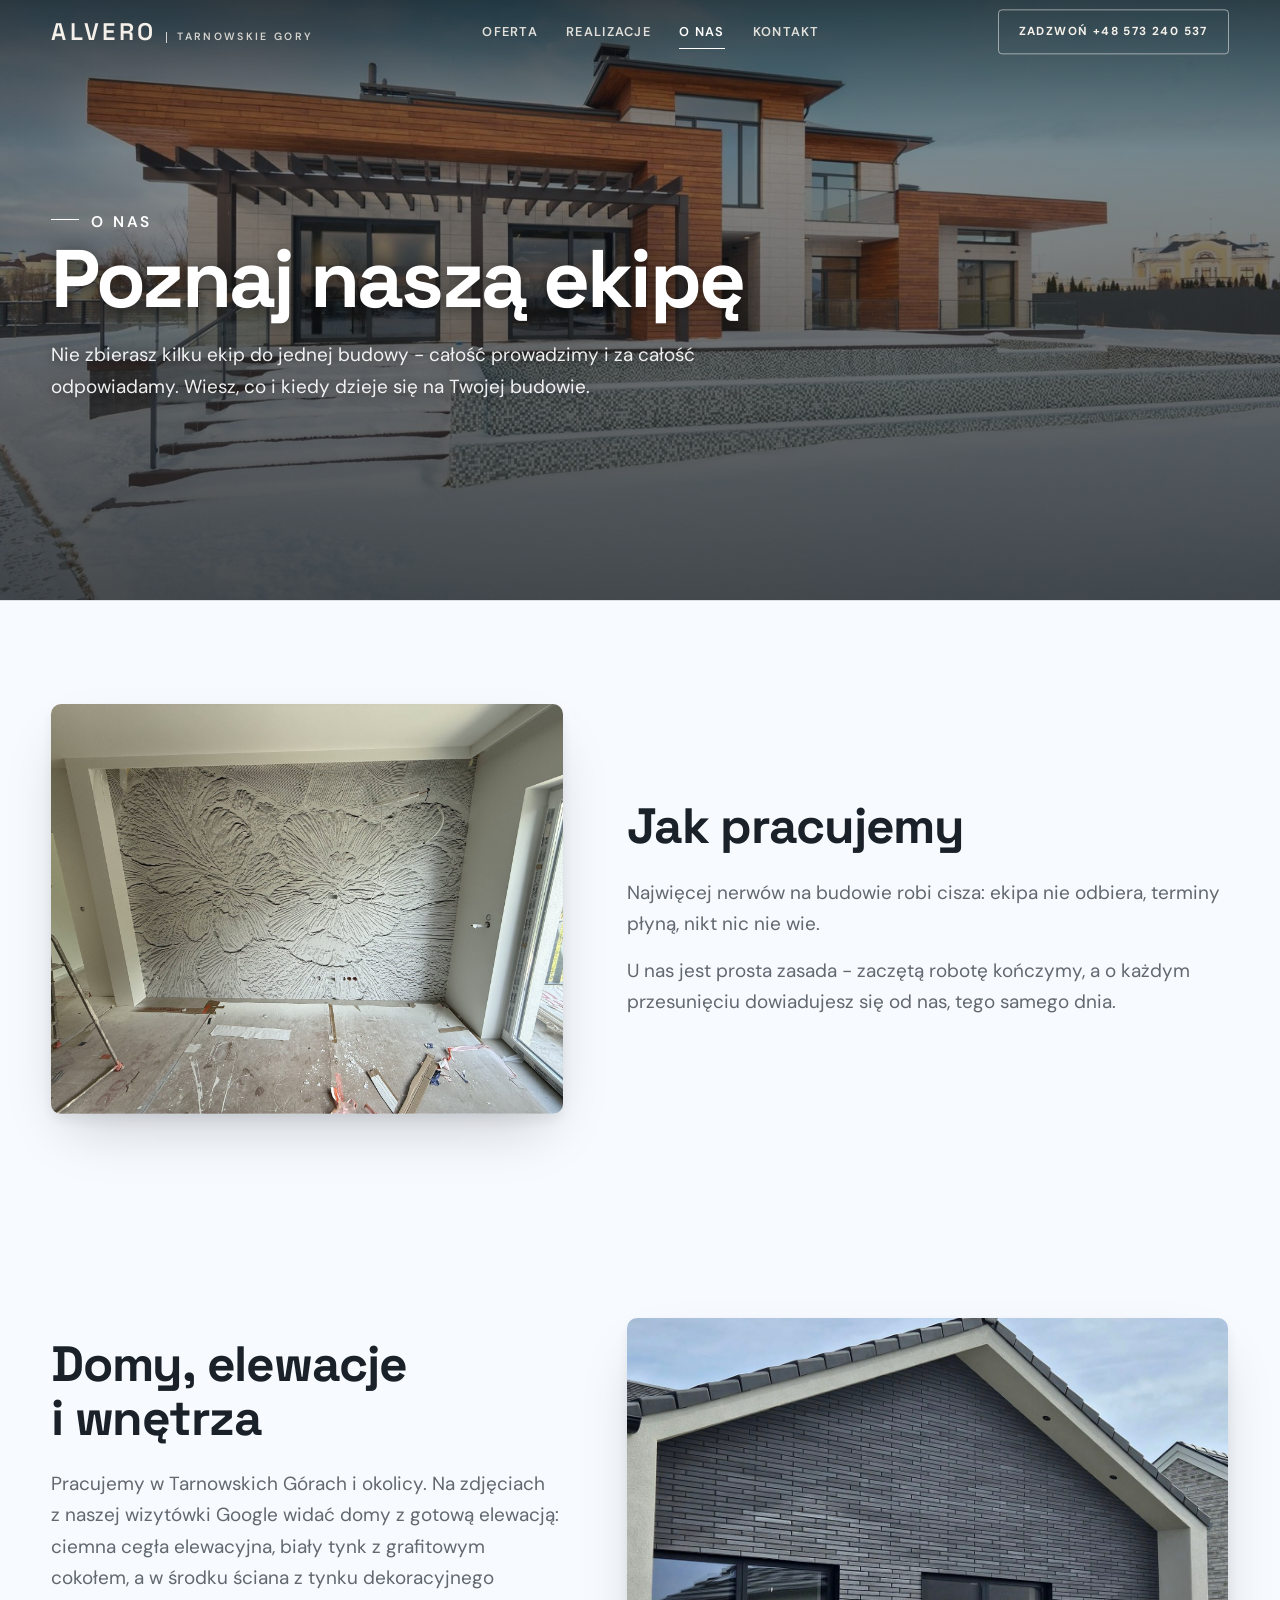
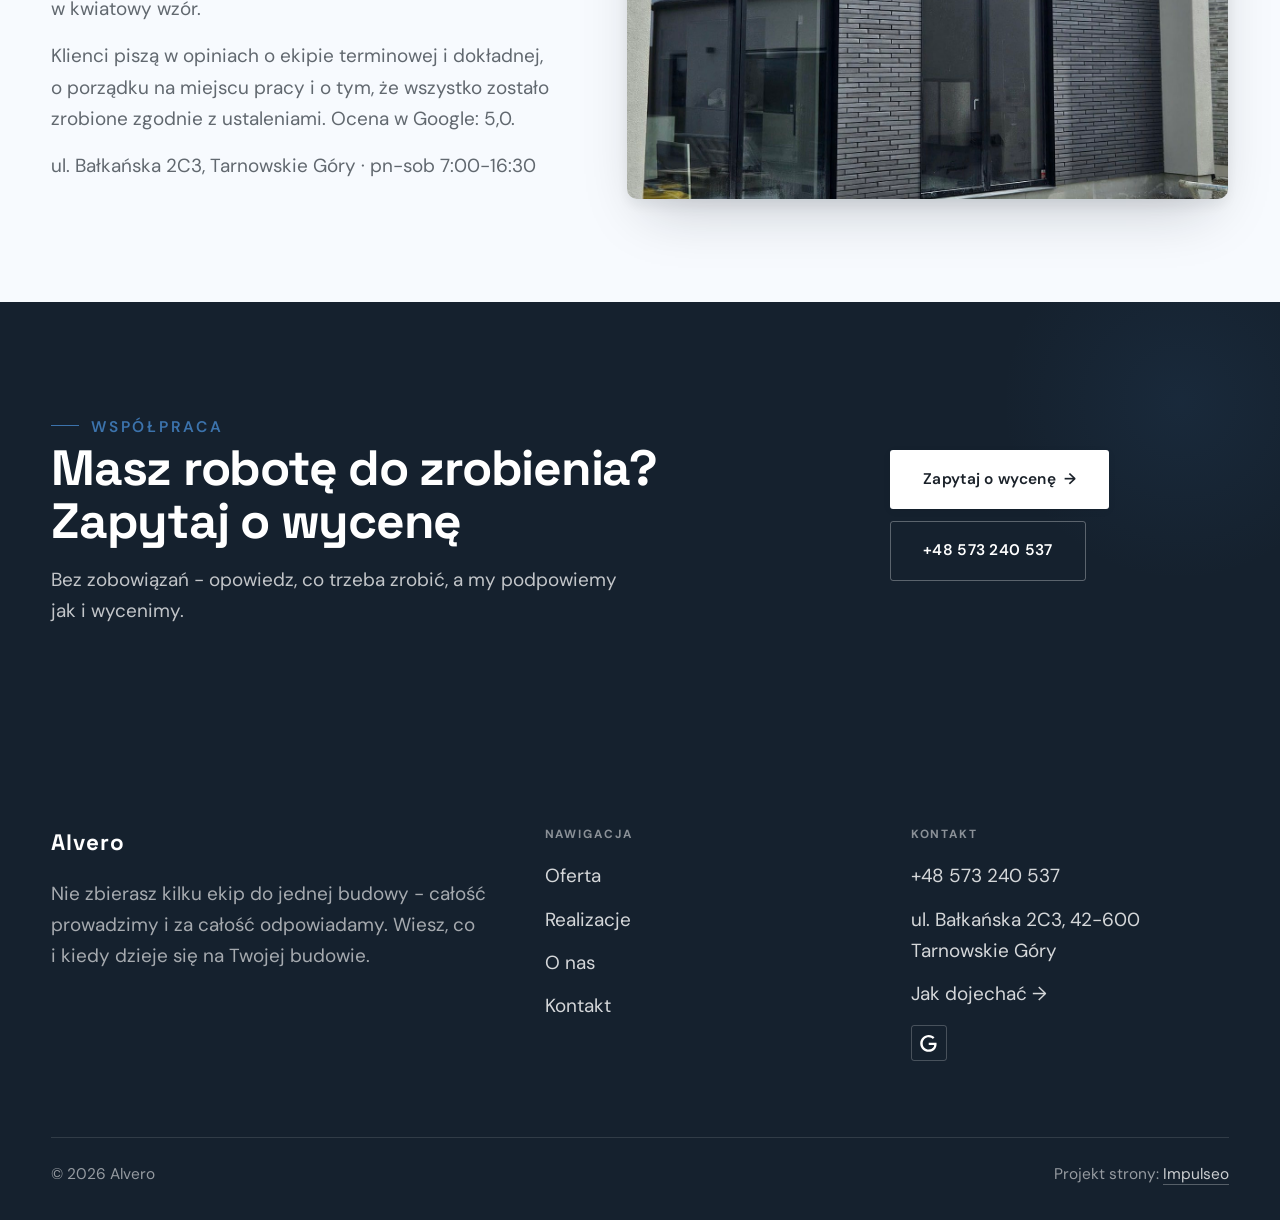
<file: o-nas.html>
<!DOCTYPE html>
<html lang="pl">
<head>
<meta charset="UTF-8">
<meta name="viewport" content="width=device-width, initial-scale=1.0">
<title>O nas - Alvero</title>
<meta name="description" content="Firma budowlana w Tarnowskich Górach: budowa domów, stany surowe, remonty, wykończenia, elewacje. Kosztorys i termin na piśmie przed robotą. Zadzwoń: +48 573 240 537.">
<link rel="canonical" href="https://kris20032.github.io/alvero/o-nas.html">
<meta name="robots" content="noindex, nofollow">
<meta property="og:type" content="website">
<meta property="og:locale" content="pl_PL">
<meta property="og:site_name" content="Alvero">
<meta property="og:title" content="O nas - Alvero">
<meta property="og:description" content="Firma budowlana w Tarnowskich Górach: budowa domów, stany surowe, remonty, wykończenia, elewacje. Kosztorys i termin na piśmie przed robotą. Zadzwoń: +48 573 240 537.">
<meta property="og:url" content="https://kris20032.github.io/alvero/o-nas.html">
<meta property="og:image" content="https://kris20032.github.io/alvero/img/og.jpg">
<meta property="og:image:width" content="1200">
<meta property="og:image:height" content="630">
<meta name="twitter:card" content="summary_large_image">
<link rel="preconnect" href="https://fonts.googleapis.com">
<link rel="preconnect" href="https://fonts.gstatic.com" crossorigin>
<link href="https://fonts.googleapis.com/css2?family=Space+Grotesk:wght@500;600;700&family=DM+Sans:opsz,wght@9..40,400;9..40,500;9..40,600&display=swap" rel="stylesheet">
<link rel="stylesheet" href="assets/styles.css?v=733d6d59">
</head>
<body>

<header class="nav">
  <div class="wrap nav-inner">
    <a class="brand" href="index.html"><span class="name">Alvero</span><span class="sub">Tarnowskie Góry</span></a>
    <nav class="nav-links">
      <a href="oferta.html">Oferta</a>
      <a href="realizacje.html">Realizacje</a>
      <a href="o-nas.html" class="active" aria-current="page">O nas</a>
      <a href="kontakt.html">Kontakt</a>
      <a href="tel:+48573240537" class="btn btn-accent">Zadzwoń +48 573 240 537</a>
    </nav>
    <button class="nav-toggle" aria-label="Menu"><span></span><span></span><span></span></button>
  </div>
</header>

<main>
<section class="pagehead">
  <img src="img/g9.jpg" alt="Alvero - Poznaj naszą ekipę" width="1600" height="1065" decoding="async">
  <div class="wrap">
    <span class="eyebrow">O nas</span>
    <h1>Poznaj naszą ekipę</h1>
    <p>Nie zbierasz kilku ekip do jednej budowy - całość prowadzimy i za całość odpowiadamy. Wiesz, co i kiedy dzieje się na Twojej budowie.</p>
  </div>
</section>
<section>
  <div class="wrap split">
    <div class="split-art reveal"><img src="img/g2.jpg" alt="Alvero" loading="lazy" width="1800" height="1350" decoding="async"></div>
    <div class="split-copy reveal">
      <h2>Jak pracujemy</h2>
      <p class="muted">Najwięcej nerwów na budowie robi cisza: ekipa nie odbiera, terminy płyną, nikt nic nie wie.</p>
      <p class="muted">U nas jest prosta zasada - zaczętą robotę kończymy, a o każdym przesunięciu dowiadujesz się od nas, tego samego dnia.</p>
    </div>
  </div>
</section>

<section>
  <div class="wrap split">
    <div class="split-copy reveal">
      <h2>Domy, elewacje i wnętrza</h2>
      <p class="muted">Pracujemy w Tarnowskich Górach i okolicy. Na zdjęciach z naszej wizytówki Google widać domy z gotową elewacją: ciemna cegła elewacyjna, biały tynk z grafitowym cokołem, a w środku ściana z tynku dekoracyjnego w kwiatowy wzór.</p>
      <p class="muted">Klienci piszą w opiniach o ekipie terminowej i dokładnej, o porządku na miejscu pracy i o tym, że wszystko zostało zrobione zgodnie z ustaleniami. Ocena w Google: 5,0.</p>
      <p class="muted">ul. Bałkańska 2C3, Tarnowskie Góry · pn-sob 7:00-16:30</p>
    </div>
    <div class="split-art reveal"><img src="img/about.jpg" alt="Alvero - dom z elewacją z ciemnej cegły" loading="lazy" width="1320" height="1760" decoding="async"></div>
  </div>
</section>

<section class="cta">
  <div class="wrap">
    <div class="reveal">
      <span class="eyebrow">Współpraca</span>
      <h2>Masz robotę do zrobienia? Zapytaj o wycenę</h2>
      <p>Bez zobowiązań - opowiedz, co trzeba zrobić, a my podpowiemy jak i wycenimy.</p>
    </div>
    <div class="cta-actions reveal">
      <a href="kontakt.html" class="btn btn-light">Zapytaj o wycenę <span class="arr">→</span></a>
      <a href="tel:+48573240537" class="btn btn-ghost btn-ghost-cta">+48 573 240 537</a>
    </div>
  </div>
</section>
</main>

<footer>
  <div class="wrap">
    <div class="foot-grid">
      <div class="foot-brand">
        <div class="name">Alvero</div>
        <p>Nie zbierasz kilku ekip do jednej budowy - całość prowadzimy i za całość odpowiadamy. Wiesz, co i kiedy dzieje się na Twojej budowie.</p>
      </div>
      <div class="foot-col">
        <h4>Nawigacja</h4>
        <a href="oferta.html">Oferta</a>
        <a href="realizacje.html">Realizacje</a>
        <a href="o-nas.html">O nas</a>
        <a href="kontakt.html">Kontakt</a>
      </div>
      <div class="foot-col">
        <h4>Kontakt</h4>
        <a href="tel:+48573240537">+48 573 240 537</a>
        <p>ul. Bałkańska 2C3, 42-600 Tarnowskie Góry</p>
        <a href="https://www.google.com/maps/place/Alvero/@50.4422659,18.824134,17z/data=!3m1!4b1!4m6!3m5!1s0x4711292bda1aec6f:0xf70da8be57dc3b50!8m2!3d50.4422659!4d18.824134!16s%2Fg%2F11ntk096lb" target="_blank" rel="noopener">Jak dojechać →</a>
      <div class="foot-soc">
        <a class="soc" href="https://www.google.com/maps/place/Alvero/@50.4422659,18.824134,17z/data=!3m1!4b1!4m6!3m5!1s0x4711292bda1aec6f:0xf70da8be57dc3b50!8m2!3d50.4422659!4d18.824134!16s%2Fg%2F11ntk096lb" target="_blank" rel="noopener" aria-label="Google - Alvero"><svg viewBox="0 0 24 24" aria-hidden="true" focusable="false"><path d="M12.48 10.92v3.28h7.84c-.24 1.84-.853 3.187-1.787 4.133-1.147 1.147-2.933 2.4-6.053 2.4-4.827 0-8.6-3.893-8.6-8.72s3.773-8.72 8.6-8.72c2.6 0 4.507 1.027 5.907 2.347l2.307-2.307C18.747 1.44 16.133 0 12.48 0 5.867 0 .307 5.387.307 12s5.56 12 12.173 12c3.573 0 6.267-1.173 8.373-3.36 2.16-2.16 2.84-5.213 2.84-7.667 0-.76-.053-1.467-.173-2.053H12.48z" fill="currentColor"/></svg></a>
      </div>
      </div>
    </div>
    <div class="foot-bot">
      <span>© 2026 Alvero</span>
      <span>Projekt strony: <a class="foot-credit" href="https://impulseo.pl" target="_blank" rel="noopener">Impulseo</a></span>
    </div>
  </div>
</footer>
<div class="sticky-call"><a class="sc-call" href="tel:+48573240537"><svg class="ico-tel" width="16" height="16" viewBox="0 0 24 24" fill="none" aria-hidden="true"><path d="M6.6 10.8a15.5 15.5 0 0 0 6.6 6.6l2.2-2.2a1 1 0 0 1 1-.24 11.4 11.4 0 0 0 3.6.58 1 1 0 0 1 1 1V20a1 1 0 0 1-1 1A17 17 0 0 1 3 4a1 1 0 0 1 1-1h3.5a1 1 0 0 1 1 1c0 1.25.2 2.46.58 3.6a1 1 0 0 1-.25 1l-2.23 2.2Z" fill="currentColor"/></svg> Zadzwoń</a><a class="sc-quote" href="kontakt.html">Zapytaj o wycenę</a></div>
<div class="demo-wazne" data-do="2026-10-22" data-cykl="3" hidden><svg class="dw-ico" width="13" height="13" viewBox="0 0 24 24" fill="none" aria-hidden="true"><circle cx="12" cy="12" r="8.6" stroke="currentColor" stroke-width="1.8"/><path d="M12 7.2V12l3.3 2" stroke="currentColor" stroke-width="1.8" stroke-linecap="round"/></svg><span class="dw-txt"></span></div>

<script src="assets/main.js"></script>
</body>
</html>
</file>
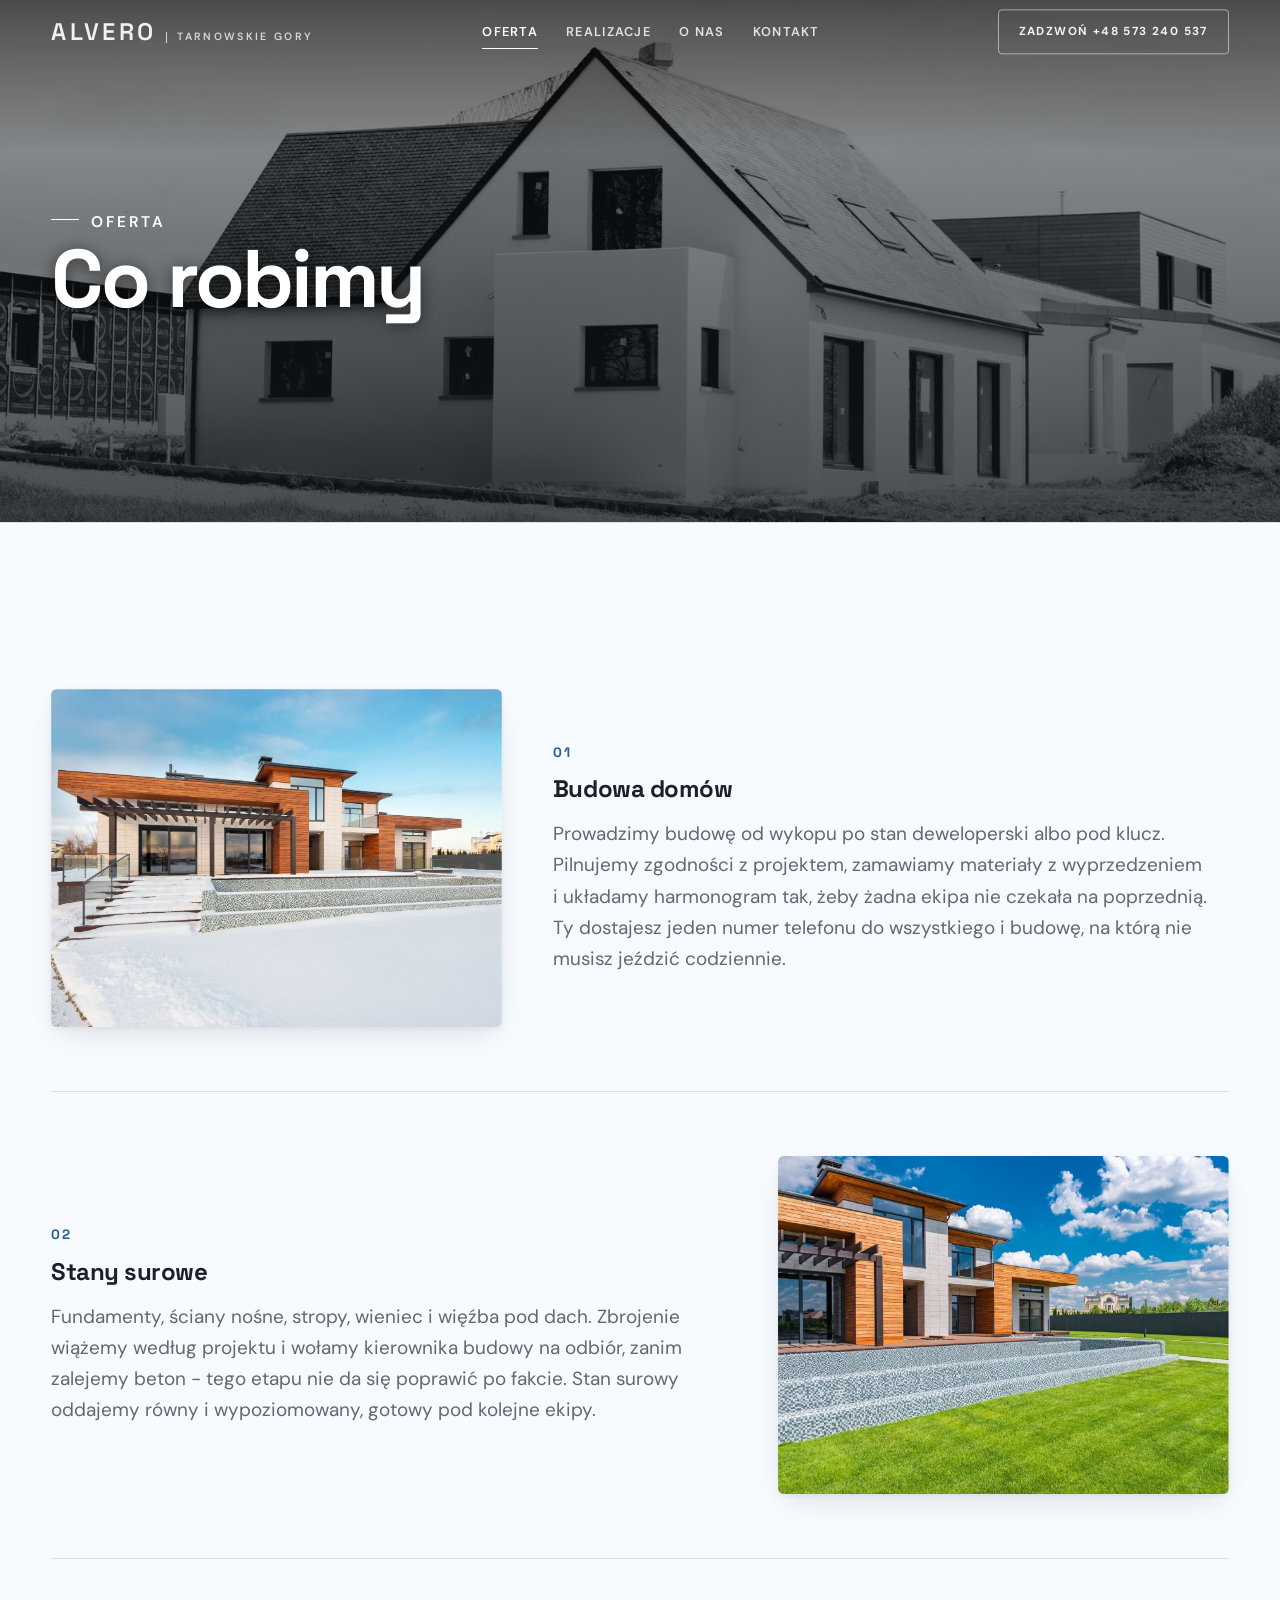
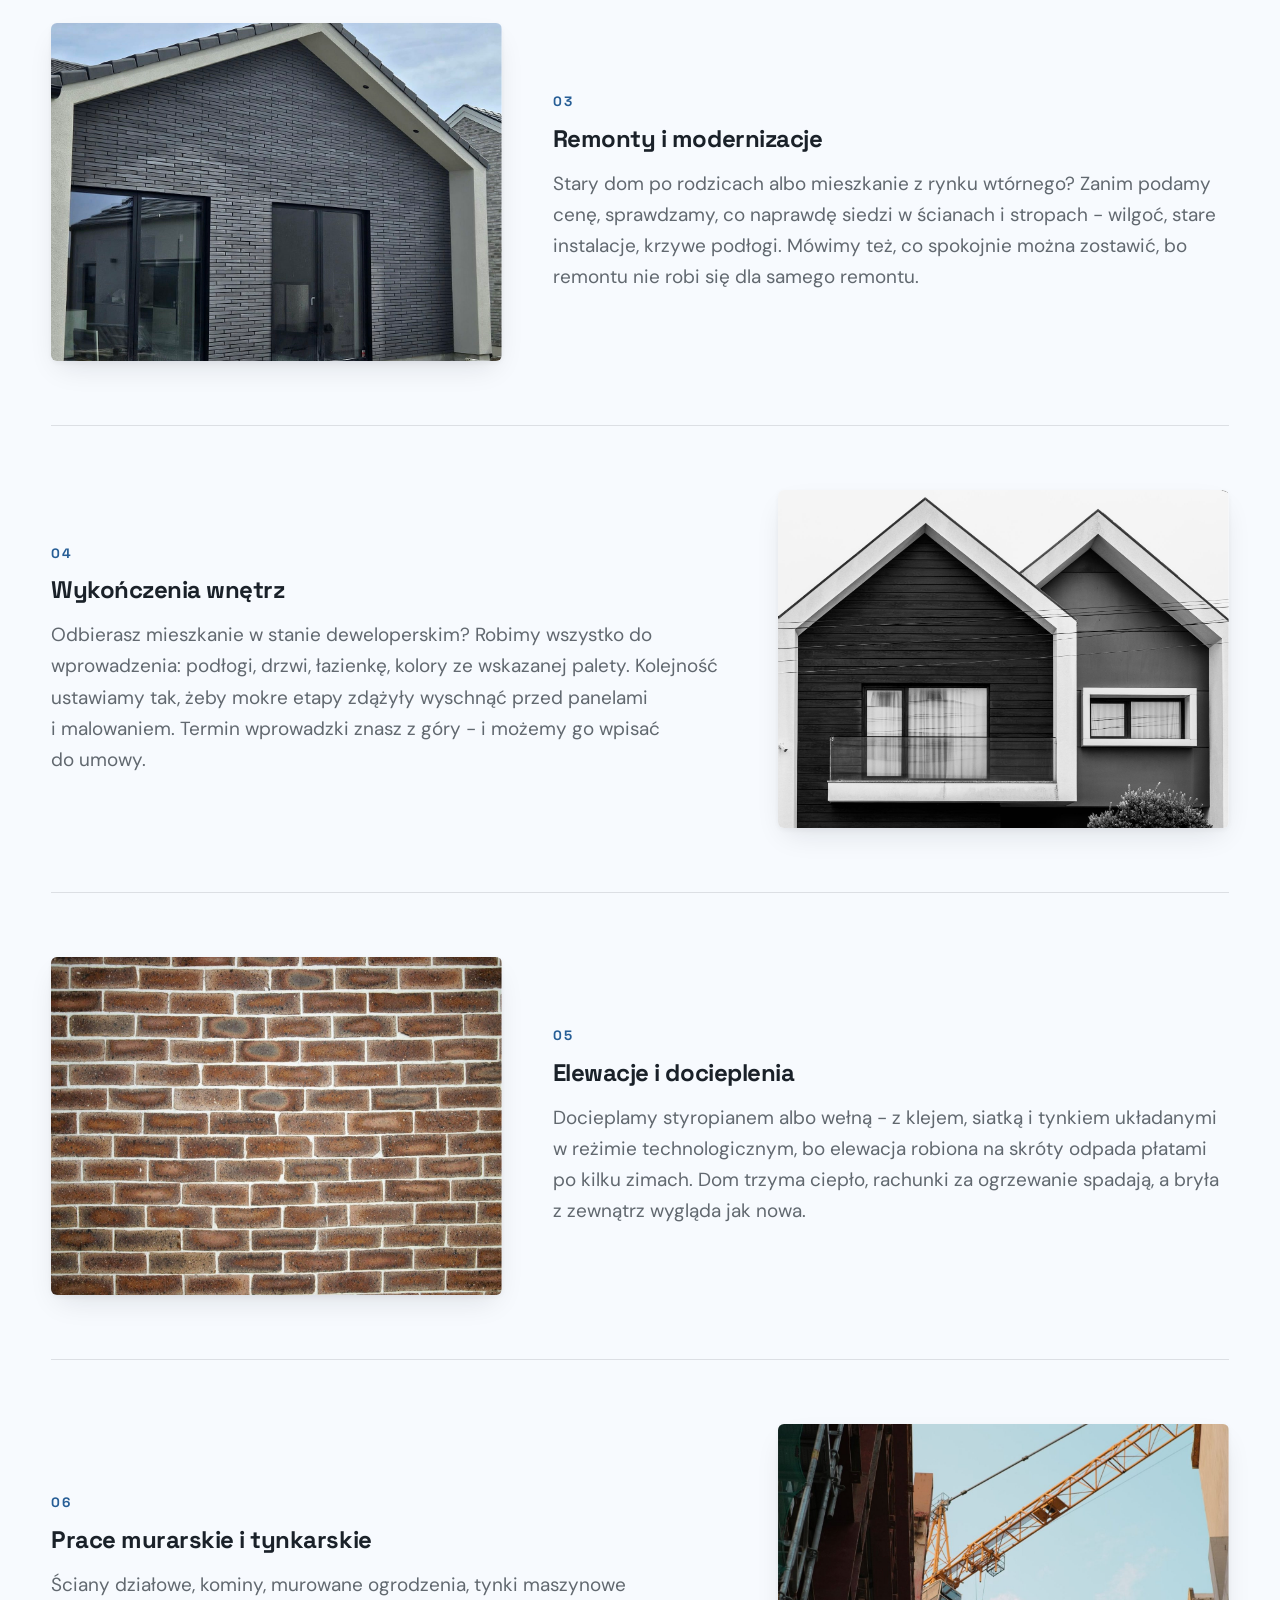
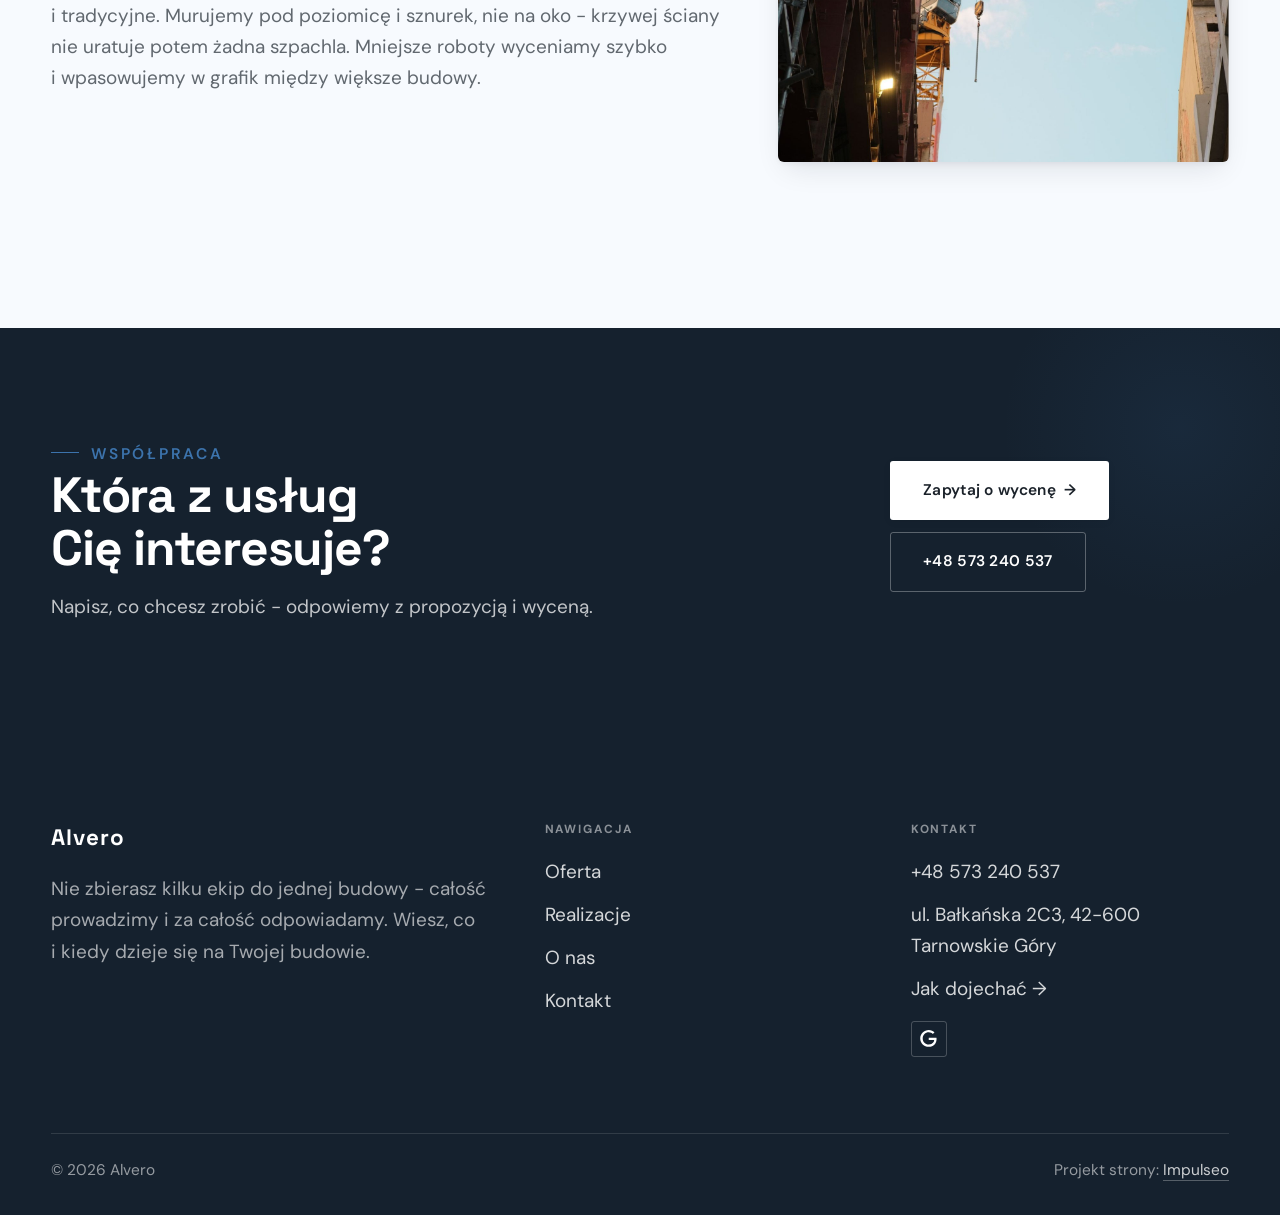
<file: oferta.html>
<!DOCTYPE html>
<html lang="pl">
<head>
<meta charset="UTF-8">
<meta name="viewport" content="width=device-width, initial-scale=1.0">
<title>Oferta - Alvero</title>
<meta name="description" content="Firma budowlana w Tarnowskich Górach: budowa domów, stany surowe, remonty, wykończenia, elewacje. Kosztorys i termin na piśmie przed robotą. Zadzwoń: +48 573 240 537.">
<link rel="canonical" href="https://kris20032.github.io/alvero/oferta.html">
<meta name="robots" content="noindex, nofollow">
<meta property="og:type" content="website">
<meta property="og:locale" content="pl_PL">
<meta property="og:site_name" content="Alvero">
<meta property="og:title" content="Oferta - Alvero">
<meta property="og:description" content="Firma budowlana w Tarnowskich Górach: budowa domów, stany surowe, remonty, wykończenia, elewacje. Kosztorys i termin na piśmie przed robotą. Zadzwoń: +48 573 240 537.">
<meta property="og:url" content="https://kris20032.github.io/alvero/oferta.html">
<meta property="og:image" content="https://kris20032.github.io/alvero/img/og.jpg">
<meta property="og:image:width" content="1200">
<meta property="og:image:height" content="630">
<meta name="twitter:card" content="summary_large_image">
<link rel="preconnect" href="https://fonts.googleapis.com">
<link rel="preconnect" href="https://fonts.gstatic.com" crossorigin>
<link href="https://fonts.googleapis.com/css2?family=Space+Grotesk:wght@500;600;700&family=DM+Sans:opsz,wght@9..40,400;9..40,500;9..40,600&display=swap" rel="stylesheet">
<link rel="stylesheet" href="assets/styles.css?v=733d6d59">
</head>
<body>

<header class="nav">
  <div class="wrap nav-inner">
    <a class="brand" href="index.html"><span class="name">Alvero</span><span class="sub">Tarnowskie Góry</span></a>
    <nav class="nav-links">
      <a href="oferta.html" class="active" aria-current="page">Oferta</a>
      <a href="realizacje.html">Realizacje</a>
      <a href="o-nas.html">O nas</a>
      <a href="kontakt.html">Kontakt</a>
      <a href="tel:+48573240537" class="btn btn-accent">Zadzwoń +48 573 240 537</a>
    </nav>
    <button class="nav-toggle" aria-label="Menu"><span></span><span></span><span></span></button>
  </div>
</header>

<main>
<section class="pagehead">
  <img src="img/g5.jpg" alt="Alvero - Co robimy" width="1600" height="1066" decoding="async">
  <div class="wrap">
    <span class="eyebrow">Oferta</span>
    <h1>Co robimy</h1>
  </div>
</section>
<section>
  <div class="wrap">
    <div class="svc-row reveal">
      <div class="svc-row-art"><img src="img/g9.jpg" alt="Budowa domów" loading="lazy" width="1600" height="1065" decoding="async"></div>
      <div>
        <span class="num">01</span>
        <h3>Budowa domów</h3>
        <p class="muted">Prowadzimy budowę od wykopu po stan deweloperski albo pod klucz. Pilnujemy zgodności z projektem, zamawiamy materiały z wyprzedzeniem i układamy harmonogram tak, żeby żadna ekipa nie czekała na poprzednią. Ty dostajesz jeden numer telefonu do wszystkiego i budowę, na którą nie musisz jeździć codziennie.</p>
      </div>
    </div>
    <div class="svc-row rev reveal">
      <div class="svc-row-art"><img src="img/g10.jpg" alt="Stany surowe" loading="lazy" width="1600" height="1068" decoding="async"></div>
      <div>
        <span class="num">02</span>
        <h3>Stany surowe</h3>
        <p class="muted">Fundamenty, ściany nośne, stropy, wieniec i więźba pod dach. Zbrojenie wiążemy według projektu i wołamy kierownika budowy na odbiór, zanim zalejemy beton - tego etapu nie da się poprawić po fakcie. Stan surowy oddajemy równy i wypoziomowany, gotowy pod kolejne ekipy.</p>
      </div>
    </div>
    <div class="svc-row reveal">
      <div class="svc-row-art"><img src="img/about.jpg" alt="Remonty i modernizacje" loading="lazy" width="1320" height="1760" decoding="async"></div>
      <div>
        <span class="num">03</span>
        <h3>Remonty i modernizacje</h3>
        <p class="muted">Stary dom po rodzicach albo mieszkanie z rynku wtórnego? Zanim podamy cenę, sprawdzamy, co naprawdę siedzi w ścianach i stropach - wilgoć, stare instalacje, krzywe podłogi. Mówimy też, co spokojnie można zostawić, bo remontu nie robi się dla samego remontu.</p>
      </div>
    </div>
    <div class="svc-row rev reveal">
      <div class="svc-row-art"><img src="img/g11.jpg" alt="Wykończenia wnętrz" loading="lazy" width="1880" height="1253" decoding="async"></div>
      <div>
        <span class="num">04</span>
        <h3>Wykończenia wnętrz</h3>
        <p class="muted">Odbierasz mieszkanie w stanie deweloperskim? Robimy wszystko do wprowadzenia: podłogi, drzwi, łazienkę, kolory ze wskazanej palety. Kolejność ustawiamy tak, żeby mokre etapy zdążyły wyschnąć przed panelami i malowaniem. Termin wprowadzki znasz z góry - i możemy go wpisać do umowy.</p>
      </div>
    </div>
    <div class="svc-row reveal">
      <div class="svc-row-art"><img src="img/g12.jpg" alt="Elewacje i docieplenia" loading="lazy" width="1600" height="1066" decoding="async"></div>
      <div>
        <span class="num">05</span>
        <h3>Elewacje i docieplenia</h3>
        <p class="muted">Docieplamy styropianem albo wełną - z klejem, siatką i tynkiem układanymi w reżimie technologicznym, bo elewacja robiona na skróty odpada płatami po kilku zimach. Dom trzyma ciepło, rachunki za ogrzewanie spadają, a bryła z zewnątrz wygląda jak nowa.</p>
      </div>
    </div>
    <div class="svc-row rev reveal">
      <div class="svc-row-art"><img src="img/g13.jpg" alt="Prace murarskie i tynkarskie" loading="lazy" width="1600" height="1066" decoding="async"></div>
      <div>
        <span class="num">06</span>
        <h3>Prace murarskie i tynkarskie</h3>
        <p class="muted">Ściany działowe, kominy, murowane ogrodzenia, tynki maszynowe i tradycyjne. Murujemy pod poziomicę i sznurek, nie na oko - krzywej ściany nie uratuje potem żadna szpachla. Mniejsze roboty wyceniamy szybko i wpasowujemy w grafik między większe budowy.</p>
      </div>
    </div>
  </div>
</section>

<section class="cta">
  <div class="wrap">
    <div class="reveal">
      <span class="eyebrow">Współpraca</span>
      <h2>Która z usług Cię interesuje?</h2>
      <p>Napisz, co chcesz zrobić - odpowiemy z propozycją i wyceną.</p>
    </div>
    <div class="cta-actions reveal">
      <a href="kontakt.html" class="btn btn-light">Zapytaj o wycenę <span class="arr">→</span></a>
      <a href="tel:+48573240537" class="btn btn-ghost btn-ghost-cta">+48 573 240 537</a>
    </div>
  </div>
</section>
</main>

<footer>
  <div class="wrap">
    <div class="foot-grid">
      <div class="foot-brand">
        <div class="name">Alvero</div>
        <p>Nie zbierasz kilku ekip do jednej budowy - całość prowadzimy i za całość odpowiadamy. Wiesz, co i kiedy dzieje się na Twojej budowie.</p>
      </div>
      <div class="foot-col">
        <h4>Nawigacja</h4>
        <a href="oferta.html">Oferta</a>
        <a href="realizacje.html">Realizacje</a>
        <a href="o-nas.html">O nas</a>
        <a href="kontakt.html">Kontakt</a>
      </div>
      <div class="foot-col">
        <h4>Kontakt</h4>
        <a href="tel:+48573240537">+48 573 240 537</a>
        <p>ul. Bałkańska 2C3, 42-600 Tarnowskie Góry</p>
        <a href="https://www.google.com/maps/place/Alvero/@50.4422659,18.824134,17z/data=!3m1!4b1!4m6!3m5!1s0x4711292bda1aec6f:0xf70da8be57dc3b50!8m2!3d50.4422659!4d18.824134!16s%2Fg%2F11ntk096lb" target="_blank" rel="noopener">Jak dojechać →</a>
      <div class="foot-soc">
        <a class="soc" href="https://www.google.com/maps/place/Alvero/@50.4422659,18.824134,17z/data=!3m1!4b1!4m6!3m5!1s0x4711292bda1aec6f:0xf70da8be57dc3b50!8m2!3d50.4422659!4d18.824134!16s%2Fg%2F11ntk096lb" target="_blank" rel="noopener" aria-label="Google - Alvero"><svg viewBox="0 0 24 24" aria-hidden="true" focusable="false"><path d="M12.48 10.92v3.28h7.84c-.24 1.84-.853 3.187-1.787 4.133-1.147 1.147-2.933 2.4-6.053 2.4-4.827 0-8.6-3.893-8.6-8.72s3.773-8.72 8.6-8.72c2.6 0 4.507 1.027 5.907 2.347l2.307-2.307C18.747 1.44 16.133 0 12.48 0 5.867 0 .307 5.387.307 12s5.56 12 12.173 12c3.573 0 6.267-1.173 8.373-3.36 2.16-2.16 2.84-5.213 2.84-7.667 0-.76-.053-1.467-.173-2.053H12.48z" fill="currentColor"/></svg></a>
      </div>
      </div>
    </div>
    <div class="foot-bot">
      <span>© 2026 Alvero</span>
      <span>Projekt strony: <a class="foot-credit" href="https://impulseo.pl" target="_blank" rel="noopener">Impulseo</a></span>
    </div>
  </div>
</footer>
<div class="sticky-call"><a class="sc-call" href="tel:+48573240537"><svg class="ico-tel" width="16" height="16" viewBox="0 0 24 24" fill="none" aria-hidden="true"><path d="M6.6 10.8a15.5 15.5 0 0 0 6.6 6.6l2.2-2.2a1 1 0 0 1 1-.24 11.4 11.4 0 0 0 3.6.58 1 1 0 0 1 1 1V20a1 1 0 0 1-1 1A17 17 0 0 1 3 4a1 1 0 0 1 1-1h3.5a1 1 0 0 1 1 1c0 1.25.2 2.46.58 3.6a1 1 0 0 1-.25 1l-2.23 2.2Z" fill="currentColor"/></svg> Zadzwoń</a><a class="sc-quote" href="kontakt.html">Zapytaj o wycenę</a></div>
<div class="demo-wazne" data-do="2026-10-22" data-cykl="3" hidden><svg class="dw-ico" width="13" height="13" viewBox="0 0 24 24" fill="none" aria-hidden="true"><circle cx="12" cy="12" r="8.6" stroke="currentColor" stroke-width="1.8"/><path d="M12 7.2V12l3.3 2" stroke="currentColor" stroke-width="1.8" stroke-linecap="round"/></svg><span class="dw-txt"></span></div>

<script src="assets/main.js"></script>
</body>
</html>
</file>
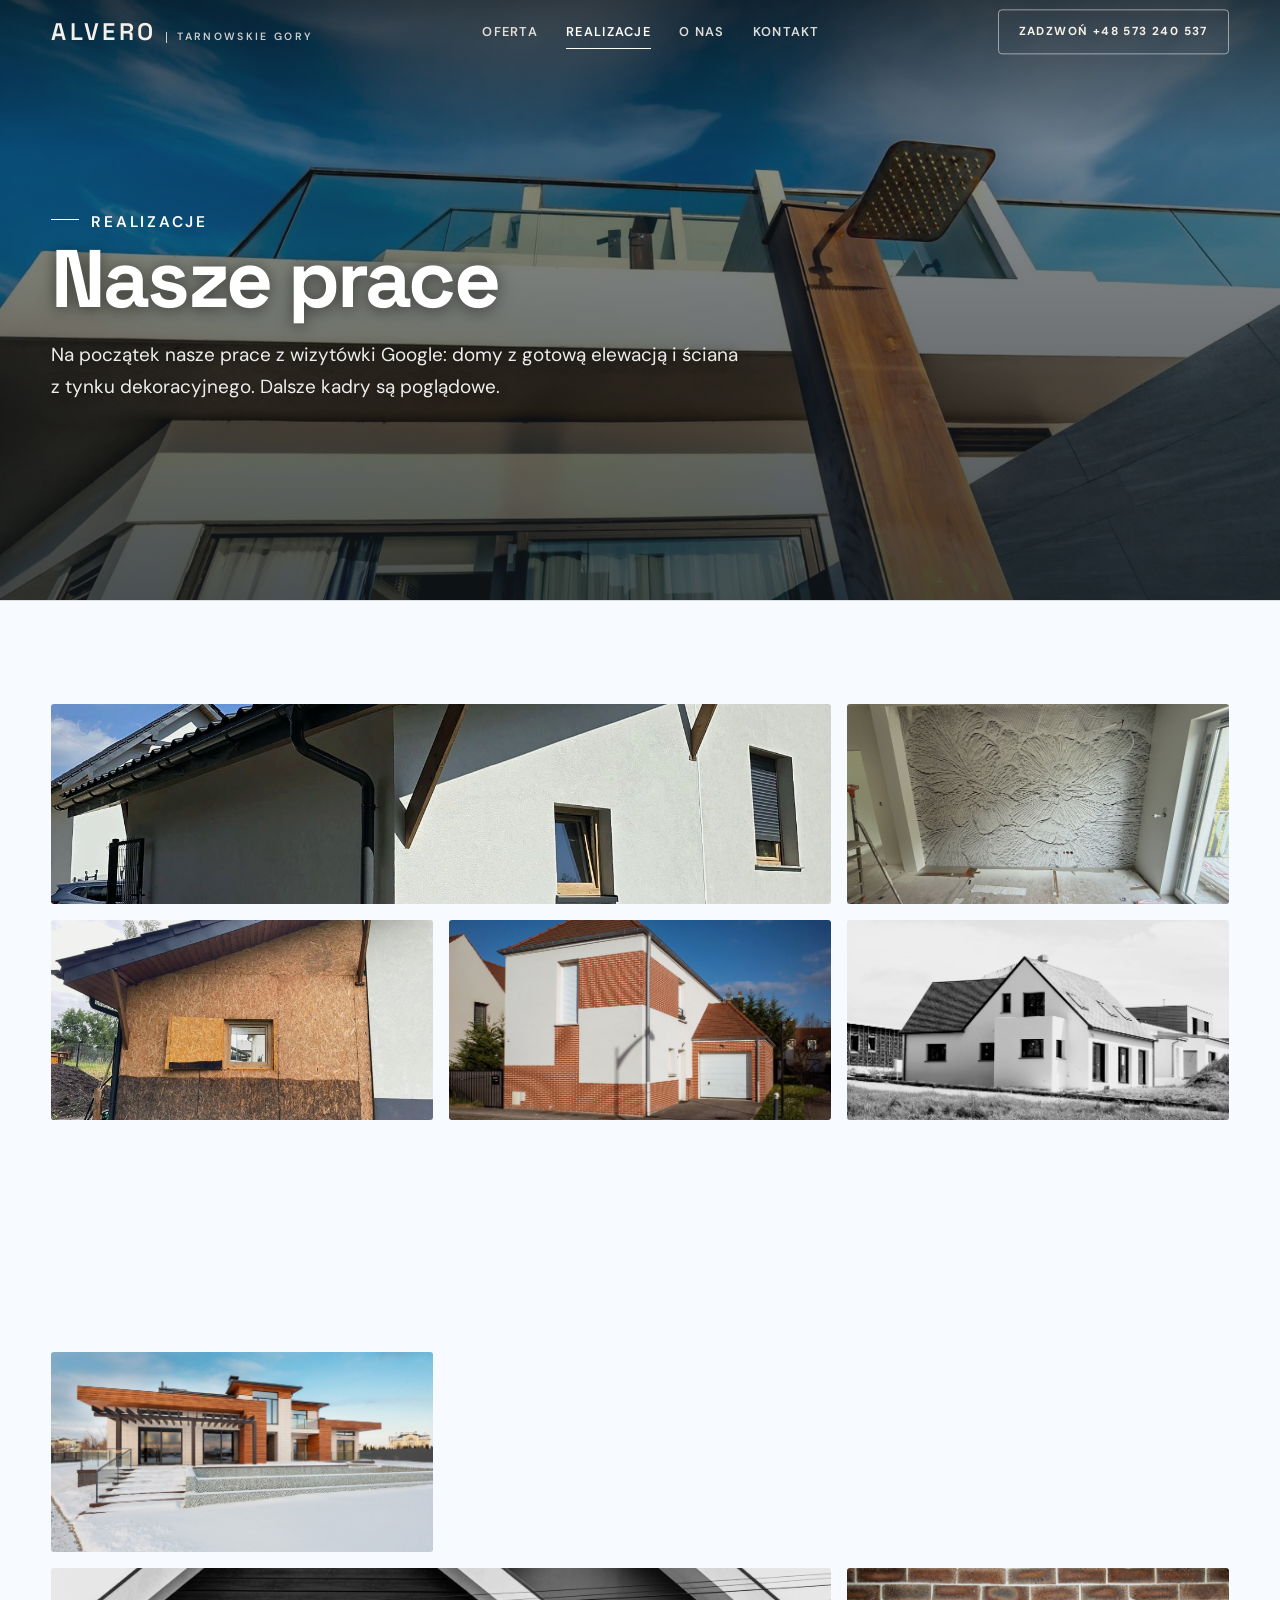
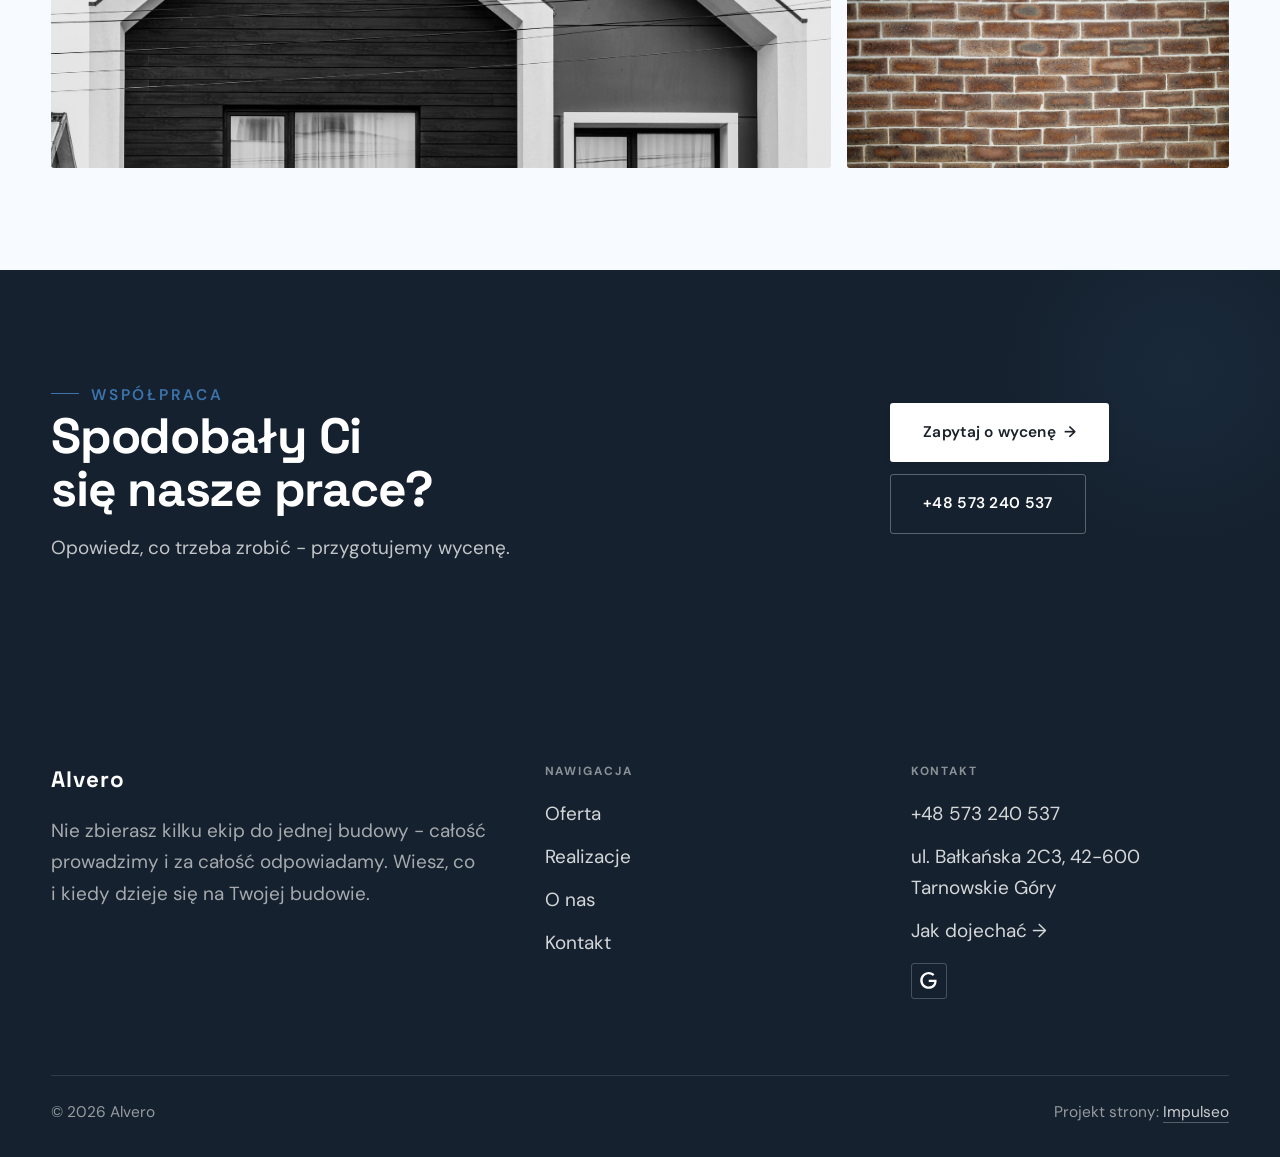
<file: realizacje.html>
<!DOCTYPE html>
<html lang="pl">
<head>
<meta charset="UTF-8">
<meta name="viewport" content="width=device-width, initial-scale=1.0">
<title>Realizacje - Alvero</title>
<meta name="description" content="Realizacje Alvero: Fundamenty i zbrojenie, Stan surowy, Więźba i dach, Wykończenie wnętrza, Elewacja i docieplenie">
<link rel="canonical" href="https://kris20032.github.io/alvero/realizacje.html">
<meta name="robots" content="noindex, nofollow">
<meta property="og:type" content="website">
<meta property="og:locale" content="pl_PL">
<meta property="og:site_name" content="Alvero">
<meta property="og:title" content="Realizacje - Alvero">
<meta property="og:description" content="Realizacje Alvero: Fundamenty i zbrojenie, Stan surowy, Więźba i dach, Wykończenie wnętrza, Elewacja i docieplenie">
<meta property="og:url" content="https://kris20032.github.io/alvero/realizacje.html">
<meta property="og:image" content="https://kris20032.github.io/alvero/img/og.jpg">
<meta property="og:image:width" content="1200">
<meta property="og:image:height" content="630">
<meta name="twitter:card" content="summary_large_image">
<link rel="preconnect" href="https://fonts.googleapis.com">
<link rel="preconnect" href="https://fonts.gstatic.com" crossorigin>
<link href="https://fonts.googleapis.com/css2?family=Space+Grotesk:wght@500;600;700&family=DM+Sans:opsz,wght@9..40,400;9..40,500;9..40,600&display=swap" rel="stylesheet">
<link rel="stylesheet" href="assets/styles.css?v=733d6d59">
</head>
<body>

<header class="nav">
  <div class="wrap nav-inner">
    <a class="brand" href="index.html"><span class="name">Alvero</span><span class="sub">Tarnowskie Góry</span></a>
    <nav class="nav-links">
      <a href="oferta.html">Oferta</a>
      <a href="realizacje.html" class="active" aria-current="page">Realizacje</a>
      <a href="o-nas.html">O nas</a>
      <a href="kontakt.html">Kontakt</a>
      <a href="tel:+48573240537" class="btn btn-accent">Zadzwoń +48 573 240 537</a>
    </nav>
    <button class="nav-toggle" aria-label="Menu"><span></span><span></span><span></span></button>
  </div>
</header>

<main>
<section class="pagehead">
  <img src="img/g8.jpg" alt="Alvero - Nasze prace" width="1600" height="1066" decoding="async">
  <div class="wrap">
    <span class="eyebrow">Realizacje</span>
    <h1>Nasze prace</h1>
    <p>Na początek nasze prace z wizytówki Google: domy z gotową elewacją i ściana z tynku dekoracyjnego. Dalsze kadry są poglądowe.</p>
  </div>
</section>
<section>
  <div class="wrap">
    <div class="gallery">
      <div class="tile t-two3 reveal"><img src="img/g1.jpg" alt="Alvero" loading="lazy" width="1320" height="1756" decoding="async"></div>
      <div class="tile t-third reveal"><img src="img/g2.jpg" alt="Alvero" loading="lazy" width="1800" height="1350" decoding="async"></div>
      <div class="tile t-third reveal"><img src="img/g3.jpg" alt="Alvero" loading="lazy" width="1320" height="989" decoding="async"></div>
      <div class="tile t-third reveal"><img src="img/g4.jpg" alt="Alvero" loading="lazy" width="1600" height="1066" decoding="async"></div>
      <div class="tile t-third reveal"><img src="img/g5.jpg" alt="Alvero" loading="lazy" width="1600" height="1066" decoding="async"></div>
      <div class="tile t-third reveal"><img src="img/g6.jpg" alt="Alvero" loading="lazy" width="1600" height="1066" decoding="async"></div>
      <div class="tile t-two3 reveal"><img src="img/g7.jpg" alt="Alvero" loading="lazy" width="1200" height="800" decoding="async"></div>
      <div class="tile t-third reveal"><img src="img/g9.jpg" alt="Alvero" loading="lazy" width="1600" height="1065" decoding="async"></div>
      <div class="tile t-third reveal"><img src="img/g10.jpg" alt="Alvero" loading="lazy" width="1600" height="1068" decoding="async"></div>
      <div class="tile t-third reveal"><img src="img/about.jpg" alt="Alvero" loading="lazy" width="1320" height="1760" decoding="async"></div>
      <div class="tile t-two3 reveal"><img src="img/g11.jpg" alt="Alvero" loading="lazy" width="1880" height="1253" decoding="async"></div>
      <div class="tile t-third reveal"><img src="img/g12.jpg" alt="Alvero" loading="lazy" width="1600" height="1066" decoding="async"></div>
    </div>
  </div>
</section>
<section class="cta">
  <div class="wrap">
    <div class="reveal">
      <span class="eyebrow">Współpraca</span>
      <h2>Spodobały Ci się nasze prace?</h2>
      <p>Opowiedz, co trzeba zrobić - przygotujemy wycenę.</p>
    </div>
    <div class="cta-actions reveal">
      <a href="kontakt.html" class="btn btn-light">Zapytaj o wycenę <span class="arr">→</span></a>
      <a href="tel:+48573240537" class="btn btn-ghost btn-ghost-cta">+48 573 240 537</a>
    </div>
  </div>
</section>
</main>

<footer>
  <div class="wrap">
    <div class="foot-grid">
      <div class="foot-brand">
        <div class="name">Alvero</div>
        <p>Nie zbierasz kilku ekip do jednej budowy - całość prowadzimy i za całość odpowiadamy. Wiesz, co i kiedy dzieje się na Twojej budowie.</p>
      </div>
      <div class="foot-col">
        <h4>Nawigacja</h4>
        <a href="oferta.html">Oferta</a>
        <a href="realizacje.html">Realizacje</a>
        <a href="o-nas.html">O nas</a>
        <a href="kontakt.html">Kontakt</a>
      </div>
      <div class="foot-col">
        <h4>Kontakt</h4>
        <a href="tel:+48573240537">+48 573 240 537</a>
        <p>ul. Bałkańska 2C3, 42-600 Tarnowskie Góry</p>
        <a href="https://www.google.com/maps/place/Alvero/@50.4422659,18.824134,17z/data=!3m1!4b1!4m6!3m5!1s0x4711292bda1aec6f:0xf70da8be57dc3b50!8m2!3d50.4422659!4d18.824134!16s%2Fg%2F11ntk096lb" target="_blank" rel="noopener">Jak dojechać →</a>
      <div class="foot-soc">
        <a class="soc" href="https://www.google.com/maps/place/Alvero/@50.4422659,18.824134,17z/data=!3m1!4b1!4m6!3m5!1s0x4711292bda1aec6f:0xf70da8be57dc3b50!8m2!3d50.4422659!4d18.824134!16s%2Fg%2F11ntk096lb" target="_blank" rel="noopener" aria-label="Google - Alvero"><svg viewBox="0 0 24 24" aria-hidden="true" focusable="false"><path d="M12.48 10.92v3.28h7.84c-.24 1.84-.853 3.187-1.787 4.133-1.147 1.147-2.933 2.4-6.053 2.4-4.827 0-8.6-3.893-8.6-8.72s3.773-8.72 8.6-8.72c2.6 0 4.507 1.027 5.907 2.347l2.307-2.307C18.747 1.44 16.133 0 12.48 0 5.867 0 .307 5.387.307 12s5.56 12 12.173 12c3.573 0 6.267-1.173 8.373-3.36 2.16-2.16 2.84-5.213 2.84-7.667 0-.76-.053-1.467-.173-2.053H12.48z" fill="currentColor"/></svg></a>
      </div>
      </div>
    </div>
    <div class="foot-bot">
      <span>© 2026 Alvero</span>
      <span>Projekt strony: <a class="foot-credit" href="https://impulseo.pl" target="_blank" rel="noopener">Impulseo</a></span>
    </div>
  </div>
</footer>
<div class="sticky-call"><a class="sc-call" href="tel:+48573240537"><svg class="ico-tel" width="16" height="16" viewBox="0 0 24 24" fill="none" aria-hidden="true"><path d="M6.6 10.8a15.5 15.5 0 0 0 6.6 6.6l2.2-2.2a1 1 0 0 1 1-.24 11.4 11.4 0 0 0 3.6.58 1 1 0 0 1 1 1V20a1 1 0 0 1-1 1A17 17 0 0 1 3 4a1 1 0 0 1 1-1h3.5a1 1 0 0 1 1 1c0 1.25.2 2.46.58 3.6a1 1 0 0 1-.25 1l-2.23 2.2Z" fill="currentColor"/></svg> Zadzwoń</a><a class="sc-quote" href="kontakt.html">Zapytaj o wycenę</a></div>
<div class="demo-wazne" data-do="2026-10-22" data-cykl="3" hidden><svg class="dw-ico" width="13" height="13" viewBox="0 0 24 24" fill="none" aria-hidden="true"><circle cx="12" cy="12" r="8.6" stroke="currentColor" stroke-width="1.8"/><path d="M12 7.2V12l3.3 2" stroke="currentColor" stroke-width="1.8" stroke-linecap="round"/></svg><span class="dw-txt"></span></div>

<script src="assets/main.js"></script>
</body>
</html>
</file>
<file: assets/styles.css>
/* ============================================================
   STOLBASZ — premium, architektoniczny B2B fit-out
   Jasna paleta, zero brązu. System wg premium-web-craft.
   Projekt strony: Impulseo (impulseo.pl)
   ============================================================ */

:root{
  /* PALETA — jasna, architektoniczna, chłodna */
  --paper:#F4F6F8;          /* główne tło */
  --paper-2:#E7EBEF;        /* sekcje alternatywne (chłodny jasny szary) */
  --paper-3:#E7EBEF;        /* delikatne wypełnienia */
  --ink:#15212E;            /* tekst główny — chłodny grafit */
  --ink-soft:#243443;       /* nagłówki drugorzędne */
  --muted:#6B7785;          /* tekst poboczny */
  --line:rgba(21,33,46,.12);/* hairline */
  --accent:#E8A317;         /* stonowany petrol-slate — jedyny akcent */
  --accent-d:#C9870C;
  --accent-soft:rgba(232,163,23,.10);
  --dark:#15212E;           /* sekcje ciemne (stopka/CTA) */

  /* HOVER ZDJĘĆ — JEDEN standard dla całego silnika (decyzja K. 04.08.2026, artefakt z wariantami).
     AKTUALNE (K.+Szymon 09.08.2026, wybór z artefaktu 6 wariantów): zoom 1.05 przy 1.4s -
     przy tak długim czasie mocniejszy kadr NIE skacze, tylko „oddycha". Poprzedni standard
     (1.02 / .55s z 04.08) odbierany jako dynamiczny i szybki.
     Spoczynek lekko przygaszony, ale TYLKO tam, gdzie jest mysz (@media hover:hover) —
     na telefonie zdjęcia zostają w pełnej jasności. */
  --img-zoom:1.05;                   /* K.+Szymon 09.08: wariant F z artefaktu porównawczego */
  --img-rest:brightness(.95) saturate(.99);
  --img-hot:brightness(1.06) saturate(1.05);
  --img-dur:1.4s;                    /* K.+Szymon 09.08 (wariant F): powoli = elegancko */
  --img-ease:cubic-bezier(.16,.84,.44,1);  /* miękki ogon, efekt „oddychania" */

  /* ODSTĘPY — skala 4/8 */
  --space-1:4px; --space-2:8px; --space-3:12px; --space-4:16px; --space-5:24px;
  --space-6:32px; --space-7:48px; --space-8:64px; --space-9:96px; --space-10:128px;

  /* TYPOGRAFIA — fluid clamp() (skala podbita 16.07.2026: większe, czytelniejsze litery — uwaga Adama) */
  --text-sm:clamp(.9rem,.87rem + .12vw,1rem);
  --text-base:clamp(1.08rem,1.04rem + .18vw,1.2rem);
  --text-lg:clamp(1.24rem,1.15rem + .34vw,1.44rem);
  --text-h3:clamp(1.34rem,1.22rem + .55vw,1.66rem);
  --text-h2:clamp(2.1rem,1.66rem + 2.1vw,3.1rem);
  --text-h1:clamp(2.9rem,2.1rem + 4vw,5.1rem);

  /* PROMIENIE — architektoniczne, raczej ostre */
  --r-sm:3px; --r-md:6px; --r-lg:10px;

  /* RUCH */
  --ease:cubic-bezier(.25,.46,.45,.94); --dur:.24s;

  /* CIENIE — miękkie, warstwowe */
  --sh-sm:0 1px 2px rgba(16,24,32,.04), 0 2px 8px rgba(16,24,32,.05);
  --sh-md:0 2px 6px rgba(16,24,32,.05), 0 12px 28px -8px rgba(16,24,32,.12);
  --sh-lg:0 6px 14px rgba(16,24,32,.07), 0 26px 56px -18px rgba(16,24,32,.22);

  --hairline:1px solid var(--line);

  --font-display:'Space Grotesk','Inter',sans-serif;
  --font-body:'DM Sans','Inter',sans-serif;
}

*{box-sizing:border-box;margin:0;padding:0}
html{scroll-behavior:smooth}
body{
  font-family:var(--font-body);
  font-size:var(--text-base);
  line-height:1.65;
  color:var(--ink);
  background:var(--paper);
  -webkit-font-smoothing:antialiased;
  text-rendering:optimizeLegibility;
}
img{max-width:100%;height:auto;display:block}  /* height:auto = width/height z atrybutów trzyma proporcje (TOP#12) */
a{color:inherit;text-decoration:none}

.wrap{width:min(92%,1180px);margin-inline:auto}
section{padding-block:clamp(52px,6.5vw,96px)}

h1,h2,h3{font-family:var(--font-display);font-weight:700;line-height:1.08;letter-spacing:-.02em;color:var(--ink)}
h1{font-size:var(--text-h1);letter-spacing:-.035em}
h2{font-size:var(--text-h2);letter-spacing:-.025em}
h3{font-size:var(--text-h3)}
/* MIARA — długość wiersza. WCAG 2.2 SC 1.4.8: max 80 znaków; Butterick: 45–90.
   68ch daje realnie 72–78 znaków polskiego tekstu, czyli z zapasem pod granicą.
   Wcześniej limit miał TYLKO <p> — <li>, <blockquote> i <dd> nie miały żadnego,
   i to jedyny powód, dla którego 23 bloki na dwóch oddanych stronach jadą po
   83–106 znaków w wierszu (pomiar 07.08.2026, bramka `miara`).
   ⚠️ Listy i definicje ograniczamy TYLKO bez klasy: `ul`/`ol` z klasą to u nas
   układ (siatki kafli, menu), a nie tekst ciągły — tam miarę wyznacza układ. */
/* 60ch, nie 68ch (K. 10.08): po zmianie fontów na węższe kroje (DM Sans i spółka)
   w 68ch mieściło się ~90 znaków - bramka pikselowa słusznie zgłaszała przekroczenie
   granicy 80. Pomiar na żywej przeglądarce: 60ch = 90 znaków, 53ch = ~78 znaków, czyli normę WCAG 1.4.8. */
:root{ --miara:53ch }
p{max-width:min(100%,var(--miara))}
blockquote,
ul:not([class])>li, ol:not([class])>li,
dl:not([class])>dd{max-width:min(100%,var(--miara))}

/* ⚠️ Świadomie BEZ wyjątku `.tile p,.card p,.svc p{max-width:none}`, choć nasuwa się sam:
   te akapity BYŁY już ograniczone (stare `p{max-width:65ch}`), więc „wyjątek" nie odblokowałby
   niczego nowego — tylko ROZLUŹNIŁ stan sprzed zmiany na wszystkich demach naraz.
   `figcaption` żadna z reguł wyżej nie dotyczy, więc też nie potrzebuje zwolnienia. */

/* ŁAMANIE. `balance` wyrównuje długości wierszy w nagłówku, `pretty` pilnuje ostatniego
   wiersza akapitu, żeby nie został w nim jeden wyraz. Obsługiwane od Chrome 117 /
   Safari 17.5; starsze przeglądarki po prostu ignorują tę własność.
   `text-wrap:pretty` nie występowało dotąd ANI RAZ w silniku ani w repo klientów. */
h1,h2,h3,.lead,.lede{text-wrap:balance}
p,li,blockquote,dd{text-wrap:pretty}

.eyebrow{
  font-family:var(--font-body);
  font-size:var(--text-sm);
  font-weight:600;
  letter-spacing:.18em;
  text-transform:uppercase;
  color:var(--accent);
  display:inline-flex;align-items:center;gap:var(--space-3);
}
/* flex:none + margin-top = kreska trzyma się PIERWSZEJ linii. Wcześniej align-items:center
   centrowało ją względem całego bloku i przy zawinięciu (długi kicker typu
   „…WNĘTRZ · LESZNO · OD 2019") druga linia lądowała z brzydkim wcięciem. */
.eyebrow{align-items:flex-start}
.eyebrow>*,.eyebrow{text-wrap:balance}   /* dlugi kicker lamal sie na sierote typu samo „2019" w drugiej linii */
.eyebrow::before{content:"";width:28px;height:1px;background:var(--accent);display:inline-block;flex:none;margin-top:.62em}

.muted{color:var(--muted)}
.lead{font-size:var(--text-lg);line-height:1.55;color:var(--ink-soft);max-width:50ch}

/* ---------- BUTTONS ---------- */
.btn{
  display:inline-flex;align-items:center;gap:var(--space-2);
  font-weight:600;font-size:var(--text-sm);letter-spacing:.02em;
  padding:var(--space-4) var(--space-6);
  border-radius:var(--r-sm);
  transition:transform var(--dur) var(--ease),box-shadow var(--dur) var(--ease),background var(--dur) var(--ease);
  cursor:pointer;border:1px solid transparent;
}
.btn-accent{background:var(--accent);color:#fff;box-shadow:var(--sh-sm)}
.btn-accent:hover{background:var(--accent-d);transform:translateY(-2px);box-shadow:var(--sh-md)}
.btn-accent:active{transform:translateY(0);box-shadow:var(--sh-sm)}
.btn-ghost{background:transparent;color:var(--ink);border-color:var(--line)}
.btn-ghost:hover{border-color:var(--accent);color:var(--accent);transform:translateY(-2px)}
.btn-light{background:#fff;color:var(--ink);box-shadow:var(--sh-sm)}
.btn-light:hover{transform:translateY(-2px);box-shadow:var(--sh-md)}
.btn .arr{transition:transform var(--dur) var(--ease)}
.btn:hover .arr{transform:translateX(4px)}

/* ---------- NAV ---------- */
.nav{
  position:sticky;top:0;z-index:50;
  background:color-mix(in srgb,var(--paper) 88%,transparent);
  backdrop-filter:saturate(140%) blur(10px);
  border-bottom:var(--hairline);
}
.nav-inner{display:flex;align-items:center;justify-content:space-between;gap:var(--space-5);height:72px}
/* ANTY-NACHODZENIE (K. 05.08.2026): długa nazwa firmy + przycisk z pełnym numerem nie mieściły się w pasku
   i flex ściskał linki PONIŻEJ ich treści - "Kontakt" wchodził na ramkę "Zadzwoń +48 ...". Teraz ustępuje
   nazwa marki (skrót wielokropkiem), a menu i przycisk nigdy się nie kurczą ani nie zachodzą na siebie. */
.brand{display:flex;flex-direction:column;line-height:1;min-width:0;flex:0 1 auto}
.brand .name{font-family:var(--font-display);font-weight:800;font-size:1.35rem;letter-spacing:.04em;white-space:nowrap;overflow:hidden;text-overflow:ellipsis}
.brand .sub{font-size:.62rem;letter-spacing:.34em;text-transform:uppercase;color:var(--muted);margin-top:5px;white-space:nowrap;overflow:hidden;text-overflow:ellipsis}
.nav-links{display:flex;align-items:center;gap:var(--space-6);flex:0 0 auto}
.nav-links a{font-size:var(--text-sm);font-weight:500;color:var(--ink-soft);position:relative;padding-block:4px;white-space:nowrap;transition:color var(--dur) var(--ease)}
.nav-links a::after{content:"";position:absolute;left:0;bottom:0;width:0;height:1.5px;background:var(--accent);transition:width var(--dur) var(--ease)}
.nav-links a:hover,.nav-links a.active{color:var(--ink)}
.nav-links a:hover::after,.nav-links a.active::after{width:100%}
.nav-links .btn{padding:var(--space-2) var(--space-5)}
/* przyciski w nav: właściwy kolor (przebij .nav-links a) + bez podkreślenia */
.nav-links a.btn-accent{color:#fff}
.nav-links a.btn-ghost,.nav-links a.btn-light{color:var(--ink)}
/* CTA w pasku: NIE podkreślenie spod linków menu, ale ten sam przelatujący błysk,
   co na wszystkich innych przyciskach (zgłoszenie K. 13.08.2026 - „na hero jest efekt
   światła przechodzącego przez przycisk, na navbarze go nie ma, a mają być identyczne").
   Reguła `.nav-links a::after` jest silniejsza od `.btn::after`, więc trzeba jej
   geometrię wyzerować i wpisać połysk z nazwy - samo `display:none` gasiło efekt. */
.nav-links a.btn::after{
  display:block;content:"";position:absolute;inset:0;z-index:-1;pointer-events:none;
  width:auto;height:auto;border-radius:inherit;   /* kasuje geometrię podkreślenia (width:0;height:1.5px) */
  background:linear-gradient(100deg,transparent 32%,rgba(255,255,255,.20) 50%,transparent 68%);
  translate:-120% 0}
@media (prefers-reduced-motion:no-preference){
  .nav-links a.btn:hover::after{translate:120% 0;transition:translate .75s var(--mt-ease,cubic-bezier(.16,.84,.44,1))}
}
.nav-toggle{display:none;background:none;border:none;cursor:pointer;flex-direction:column;gap:5px;padding:8px}
.nav-toggle span{width:24px;height:2px;background:var(--ink);transition:var(--dur)}
/* Ciasny zakres MIĘDZY menu mobilnym a pełnym pulpitem: zbijamy odstępy i nazwę marki,
   żeby wszystko zmieściło się naturalnie, zanim w ogóle dojdzie do skracania wielokropkiem. */
@media(max-width:1280px) and (min-width:921px){
  .nav-links{gap:var(--space-4)}
  .nav-links .btn{padding:var(--space-2) var(--space-4)}
  .brand .name{font-size:1.15rem}
}

/* ---------- HERO (split) ---------- */
.hero{position:relative;overflow:hidden;border-bottom:var(--hairline)}
.hero-grid{display:grid;grid-template-columns:1.05fr .95fr;gap:clamp(24px,4vw,60px);align-items:center;
  padding-block:clamp(36px,4.5vw,64px)}
.hero-copy .eyebrow{margin-bottom:var(--space-5)}
.hero-copy h1{margin-bottom:var(--space-5)}
.hero-copy .lead{margin-bottom:var(--space-7)}
.hero-actions{display:flex;flex-wrap:wrap;gap:var(--space-4)}
.hero-art{position:relative;aspect-ratio:4/3;border-radius:var(--r-lg);overflow:hidden;box-shadow:var(--sh-lg)}
.hero-art img{width:100%;height:100%;object-fit:cover}
.hero-art::after{content:"";position:absolute;inset:0;background:linear-gradient(180deg,transparent 55%,rgba(18,24,28,.28))}
.hero-badge{position:absolute;left:var(--space-5);bottom:var(--space-5);z-index:2;
  background:rgba(252,252,251,.94);backdrop-filter:blur(4px);
  border-radius:var(--r-md);padding:var(--space-4) var(--space-5);box-shadow:var(--sh-md);max-width:78%}
.hero-badge strong{display:block;font-family:var(--font-display);font-size:1rem;letter-spacing:-.01em}
.hero-badge span{font-size:var(--text-sm);color:var(--muted)}

/* ---------- HERO duży / kinowy (strona główna) ---------- */
.hero-cine{position:relative;min-height:clamp(560px,82vh,840px);min-height:clamp(560px,82svh,840px);display:flex;align-items:center;overflow:hidden;border-bottom:var(--hairline)}
.hero-cine>img{position:absolute;inset:0;width:100%;height:100%;object-fit:cover;z-index:0}
.hero-cine::after{content:"";position:absolute;inset:0;z-index:1;
  background:linear-gradient(95deg,rgba(13,18,23,.86) 0%,rgba(13,18,23,.64) 32%,rgba(13,18,23,.24) 62%,rgba(13,18,23,.04) 100%)}
.hero-cine .wrap{position:relative;z-index:2;padding-block:var(--space-8)}
.hero-cine .hero-copy{max-width:660px}
.hero-cine .eyebrow{color:#fff;margin-bottom:var(--space-5)}
.hero-cine .eyebrow::before{background:#fff}
.hero-cine h1{color:#fff;margin-bottom:var(--space-5);font-size:clamp(2.9rem,2rem + 4.4vw,5.2rem);text-wrap:balance}
.hero-cine .lead{color:rgba(255,255,255,.92);max-width:48ch;margin-bottom:var(--space-7)}
.hero-cine .hero-actions{display:flex;flex-wrap:wrap;gap:var(--space-4)}
/* NISKIE OKNO (laptop z dokiem i paskami przeglądarki ma ~700-780 px wysokości widoku):
   H1 do 5.2rem + długi lead nie mieściły się i przyciski wypadały POD krawędź ekranu -
   klient widział stronę bez ani jednego CTA. Skalujemy w dół, zamiast przycinać treść. */
@media(min-width:821px) and (max-height:820px){
  .hero-cine{min-height:clamp(520px,94svh,780px)}
  .hero-cine .wrap{padding-block:var(--space-6)}
  .hero-cine h1{font-size:clamp(2.2rem,1.5rem + 2.6vw,3.6rem);margin-bottom:var(--space-4)}
  .hero-cine .eyebrow{margin-bottom:var(--space-4)}
  .hero-cine .lead{margin-bottom:var(--space-5);max-width:44ch}
}
@media(max-width:680px){
  .hero-cine{min-height:clamp(520px,76vh,640px);min-height:clamp(520px,76svh,640px);align-items:flex-end}
  .hero-cine::after{background:linear-gradient(0deg,rgba(13,18,23,.9) 6%,rgba(13,18,23,.45) 55%,rgba(13,18,23,.25) 100%)}
  .hero-cine .wrap{padding-bottom:var(--space-9)}
  /* TELEFON (~90% oglądających): lead potrafił zająć 8 linii i zepchnąć CTA poza pierwszy ekran.
     Zwężamy interlinię i skalę - treści nie ucinamy, bo to ona sprzedaje. */
  .hero-cine .lead{font-size:.98rem;line-height:1.5;margin-bottom:var(--space-5)}
  .hero-cine .eyebrow{font-size:.72rem;letter-spacing:.13em;margin-bottom:var(--space-4)}
  .hero-cine .eyebrow::before{width:20px}
  .hero-cine h1{margin-bottom:var(--space-4)}
}

/* full-bleed hero variant (podstrony) */
.pagehead{position:relative;min-height:46vh;min-height:46svh;display:flex;align-items:flex-end;overflow:hidden;border-bottom:var(--hairline)}
.pagehead img{position:absolute;inset:0;width:100%;height:100%;object-fit:cover}
/* 10.08.2026 (decyzja K.): mocniejsze przyciemnienie + cień pod tekstem. Bramka mierzyła na
   nagłówkach podstron 3,38-3,43:1 przy wymaganych 4,5 — jasne zdjęcie (hala, śnieg, niebo)
   podchodziło pod biały tekst. Zdjęcia klientów są różne, więc kontrast musi dawać WARSTWA,
   a nie szczęśliwy dobór kadru. */
.pagehead::after{content:"";position:absolute;inset:0;background:linear-gradient(180deg,rgba(18,24,28,.40),rgba(18,24,28,.76))}
.pagehead .wrap{position:relative;z-index:2;padding-block:var(--space-9);color:#fff}
.pagehead h1{color:#fff;max-width:18ch;text-shadow:0 2px 16px rgba(0,0,0,.55)}
.pagehead .eyebrow{color:#fff}
.pagehead .eyebrow::before{background:#fff}
.pagehead p{color:rgba(255,255,255,.92);margin-top:var(--space-4);max-width:54ch;text-shadow:0 1px 12px rgba(0,0,0,.5)}

/* ---------- STRIP (pasek skrótów / liczby) ---------- */
.strip{background:var(--dark);color:#fff}
/* PASEK HASEŁ — standard 04.08.2026 (decyzja K.): 5 haseł w JEDNYM rzędzie, tekst WYŚRODKOWANY,
   węższe marginesy boczne niż reszta strony (pasek ma iść szerzej), równe wysokości kolumn. */
.strip .wrap{width:min(96%,1440px);display:grid;grid-template-columns:repeat(5,1fr);
  gap:var(--space-5);padding-block:var(--space-7);align-items:stretch}
.strip .item .k{font-family:var(--font-display);font-size:clamp(1.05rem,.82rem + .85vw,1.55rem);
  font-weight:800;letter-spacing:-.02em;color:#fff;line-height:1.18;text-wrap:balance}
.strip .item .v{font-size:var(--text-sm);color:rgba(255,255,255,.66);margin-top:var(--space-2);line-height:1.4}
.strip .item{border-left:2px solid var(--accent);padding-inline:var(--space-4);
  text-align:center;display:flex;flex-direction:column;justify-content:center}
/* liczba kolumn = liczba haseł, żeby ostatnie nie zostawało samo w drugim rzędzie.
   Klasę n-N nadaje multipage.py; domyślnie (bez klasy) pasek jest 5-kolumnowy. */
.strip.n-2 .wrap{grid-template-columns:repeat(2,1fr)}
.strip.n-3 .wrap{grid-template-columns:repeat(3,1fr)}
.strip.n-4 .wrap{grid-template-columns:repeat(4,1fr);gap:var(--space-6)}
.strip.n-4 .item .k{font-size:clamp(1.3rem,1rem + 1.1vw,2rem)}
.strip.n-6 .wrap{grid-template-columns:repeat(6,1fr);gap:var(--space-4)}
.strip.n-6 .item .k{font-size:clamp(.98rem,.8rem + .7vw,1.35rem)}
/* równe łamanie: zamiast "długa linia + jedno słowo" obie linie zbliżonej długości */
.strip .item .k{text-wrap:balance}

/* ---------- SECTION HEAD ---------- */
.head{max-width:48rem;margin-bottom:var(--space-8)}
.head.center{margin-inline:auto;text-align:center}
.head .eyebrow{margin-bottom:var(--space-4)}
.head h2{margin-bottom:var(--space-4)}
.head p{color:var(--muted);font-size:var(--text-lg);line-height:1.55}
.head.center p{margin-inline:auto}

/* ---------- INTRO SPLIT ---------- */
.split{display:grid;grid-template-columns:.92fr 1.08fr;gap:clamp(28px,5vw,80px);align-items:center}
.split.rev{grid-template-columns:1.08fr .92fr}
.split.rev .split-art{order:-1}
.split-art{position:relative;aspect-ratio:5/4;border-radius:var(--r-lg);overflow:hidden;box-shadow:var(--sh-lg)}
.split-art img{width:100%;height:100%;object-fit:cover}
.split-copy h2{margin-bottom:var(--space-5)}
.split-copy p+p{margin-top:var(--space-4)}
.split-copy .btn{margin-top:var(--space-6)}

/* ---------- SERVICES (zakres) ---------- */
.svc-grid{display:grid;grid-template-columns:repeat(auto-fit,minmax(280px,1fr));gap:var(--space-5)}
.svc{background:#fff;border:var(--hairline);border-radius:var(--r-md);padding:var(--space-7) var(--space-6);
  transition:transform var(--dur) var(--ease),box-shadow var(--dur) var(--ease),border-color var(--dur) var(--ease);
  position:relative;overflow:hidden}
.svc::before{content:"";position:absolute;left:0;top:0;width:3px;height:0;background:var(--accent);transition:height var(--dur) var(--ease)}
.svc:hover{transform:translateY(-4px);box-shadow:var(--sh-md);border-color:transparent}
.svc:hover::before{height:100%}
.svc .ic{font-family:var(--font-display);font-size:.8rem;font-weight:700;letter-spacing:.12em;color:var(--accent);margin-bottom:var(--space-4)}
.svc h3{margin-bottom:var(--space-3);font-size:1.22rem}
.svc p{color:var(--muted);font-size:var(--text-base);line-height:1.6}

/* big detailed service rows */
.svc-row{display:grid;grid-template-columns:.8fr 1.2fr;gap:clamp(20px,4vw,60px);align-items:center;padding-block:var(--space-8)}
.svc-row+.svc-row{border-top:var(--hairline)}
.svc-row.rev{grid-template-columns:1.2fr .8fr}
/* Naprzemienny układ wierszy oferty: co drugi wiersz ma zdjęcie po PRAWEJ.
   Było `order:-1` — martwy kod, bo zdjęcie i tak jest pierwszym dzieckiem w HTML,
   więc wszystkie wiersze wyglądały identycznie (zdjęcie zawsze z lewej), a `rev`
   zmieniało tylko szerokość kolumn. Znalezione 29.07.2026 przy różnicowaniu kierunków
   animacji (pomiar pozycji: art.mid 390/502 przy row.mid 756 — zawsze lewa strona). */
.svc-row.rev .svc-row-art{order:2}
.svc-row-art{aspect-ratio:4/3;border-radius:var(--r-md);overflow:hidden;box-shadow:var(--sh-md)}
.svc-row-art img{width:100%;height:100%;object-fit:cover}
.svc-row h3{font-size:1.5rem;margin-bottom:var(--space-4)}
.svc-row .num{font-family:var(--font-display);font-size:.85rem;font-weight:700;letter-spacing:.14em;color:var(--accent);display:block;margin-bottom:var(--space-3)}
.svc-row ul{list-style:none;margin-top:var(--space-4);display:flex;flex-direction:column;gap:var(--space-2)}
.svc-row li{position:relative;padding-left:var(--space-5);color:var(--muted);font-size:var(--text-base)}
.svc-row li::before{content:"";position:absolute;left:0;top:.62em;width:8px;height:1px;background:var(--accent)}

/* ---------- GALLERY (realizacje) ---------- */
.gallery{display:grid;grid-template-columns:repeat(12,1fr);gap:var(--space-4);grid-auto-rows:200px}
/* GALERIA MASONRY — pionowe zdjęcia (portrety beauty/wellness) bez przycinania: kolumny, height auto */
.gallery-masonry{column-count:3;column-gap:var(--space-4)}
@media(max-width:900px){.gallery-masonry{column-count:2}}
@media(max-width:560px){.gallery-masonry{column-count:1}}
.gallery-masonry .m-tile{break-inside:avoid;margin:0 0 var(--space-4);padding:0;position:relative;overflow:hidden;border-radius:var(--r-md);border:1px solid var(--line)}
.gallery-masonry .m-tile img{width:100%;height:auto;display:block}
.gallery-masonry .m-tile .cap{position:absolute;left:0;right:0;bottom:0;padding:var(--space-4);color:#fff;background:linear-gradient(0deg,rgba(0,0,0,.55),transparent);font-size:var(--text-sm)}
.gallery-masonry .m-tile .cap small{display:block;font-weight:400;opacity:.78;letter-spacing:.04em;text-transform:uppercase;font-size:.66rem;margin-top:3px}
.tile{position:relative;overflow:hidden;border-radius:var(--r-md);box-shadow:var(--sh-sm);
  transition:transform var(--dur) var(--ease),box-shadow var(--dur) var(--ease)}
.tile img{width:100%;height:100%;object-fit:cover;
  transition:transform var(--img-dur) var(--img-ease),filter var(--img-dur) var(--img-ease)}
.tile:hover{box-shadow:var(--sh-md)}
.tile .cap{position:absolute;left:0;right:0;bottom:0;padding:var(--space-5) var(--space-4) var(--space-4);
  /* mocniejszy spad + cien pod tekstem: na JASNYCH zdjeciach klienta (biale fronty, sciany)
     slaby gradient dawal kontrast ~1.5:1 zamiast wymaganych 3.6:1 (bramka wygladu, 10.08.2026) */
  background:linear-gradient(transparent 10%,rgba(18,24,28,.55) 40%,rgba(18,24,28,.88) 68%,rgba(18,24,28,.99));color:#fff;
  text-shadow:0 1px 2px rgba(0,0,0,.85),0 2px 10px rgba(0,0,0,.55);
  font-size:var(--text-sm);font-weight:600;letter-spacing:.01em;
  opacity:0;transform:translateY(8px);transition:var(--dur) var(--ease)}
.tile:hover .cap{opacity:1;transform:translateY(0)}
.tile .cap small{display:block;font-weight:400;opacity:.78;letter-spacing:.04em;text-transform:uppercase;font-size:.66rem;margin-top:3px}
/* bento spans */
.t-wide{grid-column:span 6}
.t-tall{grid-column:span 6;grid-row:span 2}
.t-std{grid-column:span 6}
.t-third{grid-column:span 4}
.t-two3{grid-column:span 8}

/* ---------- TRUST / WIARYGODNOŚĆ ---------- */
.trust{background:var(--paper-2)}
.trust-grid{display:grid;grid-template-columns:repeat(auto-fit,minmax(240px,1fr));gap:var(--space-5);margin-top:var(--space-7)}
.trust-card{background:#fff;border-radius:var(--r-md);padding:var(--space-7) var(--space-6);box-shadow:var(--sh-sm);border-top:3px solid var(--accent)}
.trust-card .big{font-family:var(--font-display);font-size:clamp(1.8rem,1.3rem + 1.6vw,2.6rem);font-weight:800;letter-spacing:-.02em;color:var(--ink);line-height:1}
.trust-card h3{font-size:1.12rem;margin:var(--space-3) 0 var(--space-2)}
.trust-card p{color:var(--muted);font-size:var(--text-base);line-height:1.55}

/* ---------- CTA band ---------- */
.cta{background:var(--dark);color:#fff;position:relative;overflow:hidden}
/* telefon w CTA: na ciemnym tle biały (domyślnie), rodziny z JASNYM tłem CTA
   nadpisują to u siebie - wcześniej kolor siedział w stylu inline i wygrywał z rodziną. */
.cta .btn-ghost-cta{color:#fff;border-color:rgba(255,255,255,.3)}
.cta .wrap{display:grid;grid-template-columns:1.4fr .6fr;gap:var(--space-7);align-items:center;position:relative;z-index:2}
.cta h2{color:#fff;max-width:20ch}
.cta p{color:rgba(255,255,255,.74);margin-top:var(--space-4)}
.cta-actions{display:flex;flex-direction:column;gap:var(--space-3);align-items:flex-start}
.cta::before{content:"";position:absolute;right:-80px;top:-80px;width:360px;height:360px;border-radius:50%;
  background:radial-gradient(circle,var(--accent-soft),transparent 70%)}

/* ---------- CONTACT ---------- */
.contact-grid{display:grid;grid-template-columns:.85fr 1.15fr;gap:clamp(28px,4vw,56px);align-items:start}
.info-list{display:flex;flex-direction:column;gap:var(--space-2)}
.info-row{display:flex;gap:var(--space-4);align-items:flex-start;padding-block:var(--space-4);border-bottom:var(--hairline)}
.info-row .ic{flex:none;width:42px;height:42px;display:grid;place-items:center;border-radius:50%;
  background:var(--accent-soft);color:var(--accent);font-size:1.05rem}
.info-row .lbl{font-size:.72rem;letter-spacing:.14em;text-transform:uppercase;color:var(--muted)}
.info-row .val{font-weight:600;font-size:var(--text-base);margin-top:2px}
.info-row a.val:hover{color:var(--accent)}
.map{border:none;border-radius:var(--r-lg);box-shadow:var(--sh-md);width:100%;height:100%;min-height:380px;filter:grayscale(.2) contrast(1.02)}
.form{background:#fff;border:var(--hairline);border-radius:var(--r-lg);padding:clamp(24px,3vw,40px);box-shadow:var(--sh-sm)}
.form .fld{margin-bottom:var(--space-5)}
.form label{display:block;font-size:var(--text-sm);font-weight:600;margin-bottom:var(--space-2)}
.form input,.form textarea{width:100%;font-family:inherit;font-size:var(--text-base);color:var(--ink);
  padding:var(--space-4);border:var(--hairline);border-radius:var(--r-sm);background:var(--paper);transition:border-color var(--dur)}
.form input:focus,.form textarea:focus{outline:none;border-color:var(--accent);background:#fff}
.form textarea{resize:vertical;min-height:120px}
.form .note{font-size:var(--text-sm);color:var(--muted);margin-top:var(--space-3)}

/* ---------- FOOTER ---------- */
footer{background:var(--dark);color:#fff;padding-block:var(--space-9) var(--space-6)}
.foot-grid{display:grid;grid-template-columns:1.4fr 1fr 1fr;gap:var(--space-7);margin-bottom:var(--space-8)}
.foot-brand .name{font-family:var(--font-display);font-weight:800;font-size:1.4rem;letter-spacing:.04em}
.foot-brand p{color:rgba(255,255,255,.62);margin-top:var(--space-4);font-size:var(--text-base);max-width:38ch}
.foot-col h4{font-size:.74rem;letter-spacing:.16em;text-transform:uppercase;color:rgba(255,255,255,.5);margin-bottom:var(--space-4)}
.foot-col a,.foot-col p{display:block;color:rgba(255,255,255,.82);font-size:var(--text-base);margin-bottom:var(--space-3)}
.foot-col a:hover{color:#fff}
.foot-bot{border-top:1px solid rgba(255,255,255,.12);padding-top:var(--space-5);display:flex;justify-content:space-between;flex-wrap:wrap;gap:var(--space-3);
  font-size:var(--text-sm);color:rgba(255,255,255,.55)}
.foot-bot a:hover{color:#fff}
/* Podpis w stopce = klikalny link do impulseo.pl (31.07.2026). Ma być WIDOCZNIE klikalny,
   ale nie krzyczeć - stąd sam kolor jaśniejszy + delikatne podkreślenie na najeździe. */
.foot-bot a.foot-credit{color:rgba(255,255,255,.78);text-decoration:none;border-bottom:1px solid rgba(255,255,255,.28)}
.foot-bot a.foot-credit:hover{color:#fff;border-bottom-color:#fff}

/* ---------- REVEAL ---------- */
.reveal{opacity:0;transform:translateY(22px);transition:opacity .6s var(--ease),transform .6s var(--ease)}
.reveal.in{opacity:1;transform:none}

/* ---------- RESPONSIVE ---------- */
@media(max-width:920px){
  .hero-grid,.split,.split.rev,.svc-row,.svc-row.rev,.cta .wrap,.contact-grid,.foot-grid{grid-template-columns:1fr}
  .split.rev .split-art,.svc-row.rev .svc-row-art{order:0}
  .hero-art{aspect-ratio:16/10;max-height:420px}
  .strip .wrap,.strip.n-2 .wrap,.strip.n-3 .wrap,.strip.n-4 .wrap,.strip.n-6 .wrap{grid-template-columns:repeat(2,1fr);gap:var(--space-6)}
  .strip .item .k,.strip.n-6 .item .k{font-size:clamp(1.3rem,1.1rem + 1vw,2rem)}
  .gallery{grid-auto-rows:180px}
  .t-wide,.t-tall,.t-std,.t-third,.t-two3{grid-column:span 6}
  .t-tall{grid-row:span 1}
  .cta-actions{flex-direction:row;flex-wrap:wrap}
  .foot-grid{gap:var(--space-6)}
}
@media(max-width:680px){
  .nav-links{position:fixed;inset:72px 0 auto 0;background:var(--paper);flex-direction:column;align-items:stretch;
    gap:0;padding:var(--space-4) 6%;border-bottom:var(--hairline);box-shadow:var(--sh-md);
    transform:translateY(-120%);transition:transform var(--dur) var(--ease)}
  .nav-links.open{transform:translateY(0)}
  .nav-links a{padding-block:var(--space-4);border-bottom:var(--hairline)}
  .nav-links .btn{margin-top:var(--space-3);justify-content:center}
  .nav-toggle{display:flex}
  .strip .wrap,.strip.n-2 .wrap,.strip.n-3 .wrap,.strip.n-4 .wrap,.strip.n-6 .wrap{grid-template-columns:1fr}
  .gallery{grid-template-columns:repeat(6,1fr)}
  .foot-grid{grid-template-columns:1fr}
}
@media(prefers-reduced-motion:reduce){
  /* audyt 09.08 TOP#14: samo skrócenie duration przy animacji INFINITE = stroboskop
     (pętla .01ms miga ekranem); iteration-count:1 gasi pętlę naprawdę. Pseudoelementy
     też - tła hero (gastro/studio) animują ::before/img, blanket na * ich nie łapał. */
  *,*::before,*::after{animation-duration:.01ms!important;animation-iteration-count:1!important;animation-delay:0s!important;transition:none!important}
  .reveal{opacity:1!important;transform:none!important}
  html{scroll-behavior:auto}
}

/* ============================================================
   PREMIUM LAYER — destylat deep-researchu branż (anty-AI, spokój).
   Zmienne STOLBASZ (--accent/--ink/--paper/--line/--dark). Ruch ledwo
   zauważalny, krzywa cubic-bezier(.16,.84,.44,1); prefers-reduced-motion
   pokryte blanketem wyżej. Karty hairline zamiast cieni = #1 sygnał „nie-AI".
   ============================================================ */

/* więcej oddechu między sekcjami (liderzy: 110-130px) */
section{padding-block:clamp(64px,8vw,128px)}

/* 1) Aksamitny reveal — dłuższa, miękka krzywa zamiast „skoku" */
.reveal{transition:opacity .9s cubic-bezier(.16,.84,.44,1),transform .9s cubic-bezier(.16,.84,.44,1);will-change:opacity,transform}
/* stagger TYLKO w galerii (tam pozycja = porządek dzieci) */
.gallery .reveal:nth-child(2){transition-delay:.07s}
.gallery .reveal:nth-child(3){transition-delay:.14s}
.gallery .reveal:nth-child(4){transition-delay:.21s}
.gallery .reveal:nth-child(5){transition-delay:.28s}
.gallery .reveal:nth-child(6){transition-delay:.35s}

/* 2) Hero STATYCZNY na .hero-cine — Ken Burns CAŁKIEM WYŁĄCZONY 26.06 (3. zgłoszenie Szymona).
   GENEZA: animowanie scale na <img> hero z teksturami (cegły/framugi) re-samplinguje obraz
   klatka po klatce → na części ekranów drobne drganie/shimmer = „heroshot się trzęsie".
   translateY usunięto wcześniej, scale-only + will-change/GPU NIE wystarczyły do GWARANCJI gładkości.
   Krzysztof zażądał pewności („make sure, że błąd się nie pojawi") > efekt. Zero animacji = 0% drgania.
   Delikatny zoom zostaje TYLKO w pełnoekranowych hero gastro/studio (hg-bg/hs-bg — tło, inny
   mechanizm, chwalone, nigdy nie zgłaszane). NIE wracać do KB na .hero-cine bez realnego testu
   na sprzęcie klienta — to ryzyko regresji „trzęsienia”. */
/* BEZPIECZNY "wow" na hero = jednorazowy FADE-IN (opacity), nie zoom.
   opacity nie dotyka bitmapy → gładkie na KAŻDYM zdjęciu/ekranie/GPU, zero ryzyka migotania.
   Geometryczny ruch (scale/translate) na .hero-cine jest ZAKAZANY (bramka pilnuje). */
@keyframes heroFade{from{opacity:0}to{opacity:1}}
.hero-cine>img{transform:none;animation:heroFade 1.1s ease-out both}

/* 3) Akcentowy hairline pod nagłówkiem sekcji, który „rysuje się" przy wejściu */
.head h2{position:relative;padding-bottom:18px}
.head h2::after{content:"";position:absolute;left:0;bottom:0;height:1px;width:0;background:var(--accent);transition:width 1s cubic-bezier(.16,.84,.44,1) .15s}
.head.center h2::after{left:50%;transform:translateX(-50%)}
.head.reveal.in h2::after,.head.center.reveal.in h2::after{width:54px}

/* 4) Karty HAIRLINE zamiast cieni/zaokrągleń (najmocniejszy anty-AI detal) */
.svc{background:transparent;border:1px solid var(--line);border-radius:var(--r-sm);box-shadow:none}
.svc:hover{box-shadow:none;border-color:var(--accent);transform:translateY(-3px)}
.trust-card{background:transparent;box-shadow:none;border:1px solid var(--line);border-top:2px solid var(--accent);border-radius:var(--r-sm)}
.tile{box-shadow:none;border-radius:var(--r-sm)}
.tile:hover{box-shadow:none}

/* 5) Sticky-nav kondensuje się po przewinięciu (sygnał dopracowania) */
.nav{transition:box-shadow .4s ease,background .4s ease}
.nav.is-stuck{box-shadow:0 1px 0 var(--line),0 14px 30px -24px rgba(0,0,0,.45)}
.nav-inner{transition:height .35s var(--ease)}
.nav.is-stuck .nav-inner{height:60px}

/* 6) MANIFESTO — pełnoekranowy cytat-bohater (zastępuje generyczne „Dlaczego my") */
.manifesto{background:var(--paper-2);text-align:center}
.manifesto .wrap{max-width:60rem}
.manifesto p{font-family:var(--font-display);font-style:italic;font-size:clamp(1.6rem,1rem + 2.4vw,2.8rem);line-height:1.32;color:var(--ink-soft);margin-inline:auto;max-width:26ch;position:relative;padding-top:var(--space-8)}
.manifesto p::before{content:"";position:absolute;top:0;left:50%;transform:translateX(-50%);width:54px;height:1px;background:var(--accent)}
.manifesto p span{color:var(--accent);font-style:italic}

/* 7) GATEWAYS — 3 duże bramy-zdjęcia (zamiast paska menu usług) */
.gateways{display:grid;grid-template-columns:repeat(3,1fr);gap:var(--space-4)}
.gateway{position:relative;aspect-ratio:3/4;overflow:hidden;border-radius:var(--r-sm);display:block}
.gateway img{width:100%;height:100%;object-fit:cover;
  transition:transform var(--img-dur) var(--img-ease),filter var(--img-dur) var(--img-ease)}
.gateway::after{content:"";position:absolute;inset:0;background:linear-gradient(180deg,transparent 38%,rgba(18,24,28,.74))}
/* ===== HOVER ZDJĘĆ — jedno miejsce dla WSZYSTKICH kafli ze zdjęciem (K. 04.08.2026) ===== */
@media(hover:hover){
  .tile img,.gateway img,.m-tile img{filter:var(--img-rest)}
  .tile:hover img,
  .gateway:hover img,
  .m-tile:hover img{transform:scale(var(--img-zoom));filter:var(--img-hot)}
}
.m-tile img{transition:transform var(--img-dur) var(--img-ease),filter var(--img-dur) var(--img-ease)}
.gateway .g-ttl{position:absolute;left:0;right:0;bottom:0;z-index:2;padding:var(--space-6) var(--space-5);color:#fff;font-family:var(--font-display);font-size:1.45rem;letter-spacing:-.01em;line-height:1.15}
.gateway .g-ttl small{display:block;font-family:var(--font-body);font-size:var(--text-sm);font-weight:400;opacity:.82;letter-spacing:.03em;margin-top:5px}
@media(max-width:760px){.gateways{grid-template-columns:1fr}.gateway{aspect-ratio:16/10}}

/* 8) LOGO klienta w nagłówku (gdy podane --logo) */
/* 52px domyślnie (feedback Bartka 06.07.2026: 40px ginęło, uwaga padła 3x; ~56px sprawdzone na żywym demie anna-borowiec-makeup) */
.brand-logo{height:64px;width:auto;max-width:300px;object-fit:contain;display:block}
.nav.is-stuck .brand-logo{height:52px}
@media(max-width:680px){.brand-logo{height:46px;max-width:210px}}


/* === RWD: nagłówki na wąskich ekranach (dodane 17.07.2026 razem z fixem clamp) ===
   Po przywróceniu działania clamp() dolna granica --text-h1 (2.9rem) rozpychała
   dokument przy długich polskich słowach na telefonach. Tu ją zjeżdżamy. */
@media (max-width:560px){
  :root{
    --text-h1:clamp(1.9rem, 1.15rem + 4.4vw, 2.7rem);
    --text-h2:clamp(1.5rem, 1rem + 3vw, 2.1rem);
  }
  .hero-cine h1{font-size:clamp(1.9rem, 1.15rem + 4.4vw, 2.7rem)}
  h1,h2{overflow-wrap:break-word}
}

/* GODZINY (godziny_grid z briefu) — dzień po lewej, godziny po prawej. Wcześniej BRAK stylu
   powodował sklejenie "Poniedziałek-Piątek8:00-20:00" (dodane 2026-07-21). Neutralne dla dem bez grafiku. */
.godz{display:flex;flex-direction:column;gap:2px;max-width:440px;margin-top:8px}
.godz-row{display:flex;justify-content:space-between;align-items:baseline;gap:24px;padding:10px 0;border-bottom:1px solid var(--line)}
.godz-row:last-child{border-bottom:0}
.godz-row b{font-weight:600;color:var(--ink)}
.godz-row span{color:var(--muted);white-space:nowrap}

/* === FAQ (lekcja 08.08.2026) ===
   Sekcja faq_klinika() trafia NIE tylko do rodziny „klinika" (multipage.py: także układ FACHOWCY),
   a style leżały wyłącznie w families/klinika.css — u hydraulika/dekarza FAQ renderowało się jako
   goła lista <details> z domyślnym trójkącikiem przeglądarki (wpadka: demo Instalatorstwo Gała).
   Dlatego baza. Rodzina może to nadpisać na wierzchu. */
.faq-list{max-width:48rem;margin:var(--space-8) auto 0;display:flex;flex-direction:column;gap:var(--space-3)}
.faq-item{border:1px solid var(--line);border-radius:var(--r-md);background:var(--paper);padding:var(--space-4) var(--space-5)}
.faq-item summary{font-family:var(--font-display);font-weight:600;color:var(--ink);cursor:pointer;list-style:none;display:flex;justify-content:space-between;gap:1rem}
.faq-item summary::-webkit-details-marker{display:none}
.faq-item summary::after{content:"+";color:var(--accent-d);font-weight:700;font-size:1.2rem;line-height:1}
.faq-item[open] summary::after{content:"-"}
.faq-item p{color:var(--ink-soft);font-size:var(--text-base);line-height:1.6;margin:var(--space-3) 0 0}

/* === LICZBA OPINII PRZY SEKCJI OPINII (08.08.2026, wzorzec irismeble.pl, decyzja K.) ===
   Trzy cytaty bez kontekstu czyta się jak „firma ma trzy opinie". Ta linijka mówi wprost,
   ile ich jest naprawdę - dane i tak przychodzą z reconu i szły dotąd wyłącznie do hero.
   Baza, nie rodzina: sekcja opinii renderuje się we WSZYSTKICH układach, a style opinii
   leżą per rodzina - bez tego u części rodzin linijka byłaby gołym tekstem (ta sama pułapka
   co z FAQ wyżej). Rodzina może nadpisać na wierzchu. */
.op-meta{
  text-align:center;margin:calc(var(--space-3) * -1) 0 var(--space-6);
  color:var(--muted);font-size:var(--text-base);letter-spacing:.01em;
}
.op-meta .ico-star{color:var(--accent-d);margin-right:2px}

/* --- licznik ważności DEMA (pomysł K. 09.08) - tylko wersje pokazowe --- */
.demo-wazne{position:fixed;top:calc(var(--nav-h, 64px) + 14px);right:14px;z-index:95;
  display:inline-flex;align-items:center;gap:.45em;
  background:rgba(21,25,28,.82);color:#fff;font-size:.72rem;font-weight:600;letter-spacing:.01em;
  padding:.42em .8em .42em .62em;border-radius:999px;backdrop-filter:saturate(140%) blur(8px);
  border:1px solid rgba(255,255,255,.14);box-shadow:0 10px 24px -14px rgba(0,0,0,.6);
  pointer-events:none;
  /* NIE pokazuje się przy wejściu (K. 09.08) - wjeżdża dopiero po zejściu z hero */
  opacity:0;transform:translateY(-10px);
  transition:opacity .7s var(--ease),transform .7s var(--ease)}
.demo-wazne.is-on{opacity:1;transform:none}
.demo-wazne .dw-ico{flex:none;opacity:.85}
.demo-wazne b{font-weight:700;font-variant-numeric:tabular-nums;color:#FFD9A3}
.demo-wazne .dw-zeg{font-variant-numeric:tabular-nums;font-feature-settings:"tnum";
  opacity:.72;margin-left:.15em;letter-spacing:.01em}
.demo-wazne.is-pilne{background:rgba(150,32,28,.9);border-color:rgba(255,255,255,.2)}
.demo-wazne .dw-pilne{color:#FFE0DE}
@media(max-width:820px){.demo-wazne{top:auto;bottom:70px;right:10px}}

/* --- pasek mini-opinii pod hero (audyt 09.08 TOP#27) - tylko przy realnych recenzjach --- */
.opinie-mini{padding-block:0;border-bottom:var(--hairline)}
.opinie-mini .om-row{display:grid;grid-template-columns:repeat(3,1fr);gap:var(--space-6);padding-block:var(--space-5)}
.opinie-mini .om-item blockquote{font-size:var(--text-sm);color:var(--ink-soft);line-height:1.5;margin:0}
.opinie-mini .om-autor{display:block;margin-top:var(--space-2);font-size:.78rem;font-weight:600;color:var(--muted);letter-spacing:.04em}
@media(max-width:820px){.opinie-mini .om-row{grid-template-columns:1fr;gap:var(--space-4)}
  .opinie-mini .om-item:nth-child(n+3){display:none}}

/* --- AKCENT-TEKST (audyt 09.08 TOP#11/12, decyzja K.) ---------------------------
   Kolor firmowy jest jasny, dopóki nie musi być literą. --accent zostaje żywy
   (kreski, przyciski, pasek haseł); litera akcentowa na JASNYM tle bierze
   --accent-text (dokleja palette_auto; domyślnie accent-d). Tylko color -
   border/background/pseudo zostają żywe. Ciemna sekcja CTA = wyjątek. */
:root{--accent-text:var(--accent-d)}
.eyebrow, .svc .ic, .svc-row .num, .info-row .ic, .info-row a.val:hover,
.manifesto p span, .faq-item summary::after, .op-meta .ico-star, .op-star,
.fu-cta, .obszar-list li:hover, .btn-ghost:hover, .nav.nav-solid .brand .sub,
.proces-os .pc-cur, .os-on .proces-os .proces-line > li.os-done .pno { color:var(--accent-text) }
.cta .eyebrow { color:var(--accent) }

/* --- dostępność (audyt 09.08 TOP#23, podzbiór bezpieczny) --- */
html{scroll-padding-top:84px}                       /* kotwice nie chowają się pod sticky-nav */
:focus-visible{outline:2px solid var(--accent-text);outline-offset:2px}  /* widoczny fokus tylko z klawiatury */
main{display:block}

/* --- kafelek „Zobacz opinie w Google" (K. 09.08) - znak marki zamiast gołego linku --- */
.op-meta{text-align:center;max-width:none;margin-inline:auto}
.op-google{display:inline-flex;align-items:center;gap:.6em;
  padding:.62em 1.15em;border:1px solid var(--line);border-radius:999px;
  background:var(--paper);color:var(--ink);font-size:var(--text-sm);font-weight:600;
  transition:border-color var(--dur) var(--ease),box-shadow var(--dur) var(--ease),transform var(--dur) var(--ease)}
.op-google .op-g-ico{flex:none}                        /* oficjalny 4-kolorowy znak Google */
.op-google .arr{transition:transform var(--dur) var(--ease)}
.op-google:hover{border-color:var(--accent);box-shadow:var(--sh-sm);transform:translateY(-1px)}
.op-google:hover .arr{transform:translateX(3px)}

/* ============================================================
   HOVER KART I KAFLI - JEDEN STANDARD DLA WSZYSTKICH RODZIN (K. 10.08:
   „każde demo ma wyglądać tak premium"). Wcześniej premium-hover miała tylko
   rodzina fachowców (.fu-row), reszta rodzin renderowała karty bez reakcji.
   Zasada ta sama: reakcja NATYCHMIAST (0s), gaśnięcie łagodne; ledwie widoczne
   tło, kreska akcentu z lewej, strzałka rusza. Zero cieni-poduszek.
   ⛔ Świadomie POMIJAMY kafle ze zdjęciem (.tile/.gateway/.m-tile) - tam działa
   już zoom 1.05/1.4s i dokładanie ramek by go zabiło.
   ============================================================ */
.card, .svc, .gateway-txt, .menu-cat, .prod-card, .pak-card, .faq-item, .obj-tile{
  position:relative;transition:background .22s ease-out,border-color .22s ease-out}
.card::before, .menu-cat::before, .prod-card::before, .pak-card::before{
  content:"";position:absolute;left:0;top:0;bottom:0;width:3px;background:var(--accent);
  transform:scaleY(0);transform-origin:top;transition:transform .09s ease-out;border-radius:2px}
@media(hover:hover){
  .card:hover, .svc:hover, .menu-cat:hover, .prod-card:hover, .pak-card:hover{
    background:color-mix(in srgb,var(--accent) 9%,transparent);
    border-color:color-mix(in srgb,var(--accent) 45%,var(--line));
    transition-duration:0s}
  .card:hover::before, .menu-cat:hover::before,
  .prod-card:hover::before, .pak-card:hover::before{transform:scaleY(1)}
  .card:hover .arr, .svc:hover .arr, .menu-cat:hover .arr{transform:translateX(.3rem)}
}
.card .arr, .svc .arr, .menu-cat .arr{display:inline-block;transition:transform .1s ease-out}

/* ============================================================
   PLAKIETKA OPINII GOOGLE (K. 13.08.2026, wzór od Marcelego)
   Jedna forma we WSZYSTKICH układach hero (hg/hk/hs/ha/hd/tb/kt) zamiast
   gołego tekstu „★ Ocena 4,4 w Google · 7 opinii". Cudza ocena to najmocniejszy
   dowód zaufania na stronie - ma wyglądać jak odznaka, nie jak podpis.
   Tło i obwódka liczone z KOLORU TEKSTU, więc ta sama plakietka działa na
   ciemnym zdjęciu (biały napis → jasna mgiełka) i na jasnej sekcji (ciemny
   napis → delikatny szary). Zero osobnych wariantów do utrzymania.
   ============================================================ */
.g-badge{
  display:inline-flex;align-items:center;gap:.62em;
  padding:.52em 1em;border-radius:999px;
  background:color-mix(in srgb,currentColor 8%,transparent);
  border:1px solid color-mix(in srgb,currentColor 20%,transparent);
  -webkit-backdrop-filter:blur(6px);backdrop-filter:blur(6px);
  font-size:.98rem;line-height:1;font-weight:500;letter-spacing:.01em;
  white-space:nowrap;vertical-align:middle;max-width:100%}
.g-badge .gb-ico,.g-badge .gb-stars{flex:none}
.g-badge .gb-ocena{font-weight:700;font-size:1.08em;letter-spacing:.01em}
.g-badge .gb-txt{opacity:.92}
@media(max-width:560px){
  .g-badge{gap:.45em;padding:.45em .8em;font-size:.86rem}
  .g-badge .gb-stars{width:62px;height:12.4px}
  .g-badge .gb-ico{width:16px;height:16px}
}

/* === rodzina: fachowcy === */
/* ============================================================
   RODZINA: FACHOWCY (hydraulik/elektryk/remont/brukarstwo/ogrodzenia)
   Doklejane NA WIERZCH base.css. Dziedziczy paletę/fonty skórki (trade/elektryk).
   Filozofia: telefon-bohater + zaufanie + „bezpłatna wycena". Spokój, nie krzyk.
   (count-up i podwójny iframe mapy świadomie pominięte - krytyka blueprintu.)
   ============================================================ */

/* --- PROCES - oś „jak pracujemy" (podpis rodziny, czego nie ma w meblach) --- */
.proces{background:var(--paper-2)}
.proces-line{list-style:none;display:grid;grid-template-columns:repeat(4,1fr);gap:var(--space-5);position:relative;margin:0;padding:0}
.proces-line li{position:relative;padding-top:var(--space-7)}
.proces-line li::before{content:"";position:absolute;top:14px;left:0;right:0;height:1px;background:var(--line)}
.proces-line li:last-child::before{right:50%}
.proces-line li:first-child::before{left:50%}
.proces-line li::after{content:"";position:absolute;top:9px;left:calc(50% - 6px);width:11px;height:11px;border-radius:50%;background:var(--accent);box-shadow:0 0 0 4px var(--paper-2)}
.proces-line .pno{font-family:var(--font-display);font-weight:800;font-size:1.5rem;color:var(--accent);letter-spacing:-.02em;display:block;margin-bottom:var(--space-3);text-align:center}
.proces-line h3{font-size:1.1rem;margin-bottom:var(--space-2);text-align:center}
.proces-line p{color:var(--muted);font-size:var(--text-sm);line-height:1.5;text-align:center;max-width:26ch;margin-inline:auto}
@media(max-width:820px){
  .proces-line{grid-template-columns:1fr;gap:0}
  .proces-line li{padding:var(--space-5) 0 var(--space-5) var(--space-7)}
  .proces-line li::before{left:5px;right:auto;top:0;bottom:0;width:1px;height:auto}
  .proces-line li:first-child::before,.proces-line li:last-child::before{left:5px;right:auto}
  .proces-line li::after{top:var(--space-6);left:0}
  .proces-line .pno,.proces-line h3,.proces-line p{text-align:left;margin-inline:0}
}

/* --- OBSZAR DZIAŁANIA - lokalność (chipy z REALNEGO miasta, bez drugiego iframe) --- */
.obszar .head{text-align:center;margin-inline:auto}
.obszar .head .eyebrow{justify-content:center}
.obszar-list{list-style:none;display:flex;flex-wrap:wrap;justify-content:center;gap:var(--space-3);margin:0;padding:0;max-width:60rem;margin-inline:auto}
.obszar-list li{border:1px solid var(--line);border-radius:999px;padding:var(--space-2) var(--space-5);
  font-size:var(--text-sm);font-weight:600;color:var(--ink-soft);transition:border-color .24s var(--ease),color .24s var(--ease)}
.obszar-list li:hover{border-color:var(--accent);color:var(--accent)}
.obszar-list li.is-home{background:var(--accent);border-color:var(--accent);color:#fff}

/* --- STICKY-CALL - dolny pasek mobile (najważniejszy konwerter tej rodziny) --- */
.sticky-call{display:none}
@media(max-width:820px){
  .sticky-call{display:grid;grid-template-columns:1fr 1fr;gap:1px;position:fixed;left:0;right:0;bottom:0;z-index:90;
    background:var(--line);box-shadow:0 -6px 20px -10px rgba(0,0,0,.4);padding-bottom:env(safe-area-inset-bottom,0px);transition:transform .25s ease,opacity .25s ease}
  .sticky-call.schowany{transform:translateY(110%);opacity:0;pointer-events:none}
  .sticky-call a{padding:15px 8px;text-align:center;font-weight:700;font-size:.95rem;letter-spacing:.01em}
  .sc-call{background:var(--accent);color:#fff}
  .sc-quote{background:var(--paper);color:var(--ink)}
  body{padding-bottom:calc(64px + env(safe-area-inset-bottom,0px))}
}

/* --- Blok „Awaria? Dzwoń” (opcjonalny, hydraulik/elektryk) --- */
.awaria{background:var(--dark);color:#fff}
.awaria .wrap{display:flex;flex-wrap:wrap;align-items:center;justify-content:space-between;gap:var(--space-5);padding-block:var(--space-7)}
.awaria h3{color:#fff;font-size:clamp(1.3rem,1rem + 1.2vw,1.8rem)}
.awaria p{color:rgba(255,255,255,.72);margin-top:var(--space-2)}
.awaria .btn-accent{white-space:nowrap}

/* === CERTYFIKATY / CZYM PRACUJEMY (gated: renderuje sie tylko gdy brief poda certy/marki/gwarancja) - mocny lever dla dekarzy === */
.auto-marki .marki-list{display:flex;flex-wrap:wrap;justify-content:center;gap:clamp(.8rem,2.5vw,1.6rem);list-style:none;margin:var(--space-7) 0 0;padding:0}
.auto-marki .marki-list li{font-family:var(--font-display);text-transform:uppercase;letter-spacing:.12em;font-weight:600;
  font-size:clamp(.82rem,1.5vw,1rem);color:var(--ink-soft);padding:.5rem 1rem;border:1px solid var(--line);border-radius:var(--r-sm)}
.marki-gwar{text-align:center;color:var(--muted);font-size:var(--text-sm);margin-top:var(--space-6)}

/* ============================================================
   FAZA 3 - OSOBNY UKŁAD FACHOWCY (research wf_e4ed63db + krytyka z policzonym WCAG). Doklejane na wierzch.
   Tożsamość: ZAUFANIE + DUŻY TELEFON + DOWÓD. Dwublok hero (zdjęcie | lity panel), bezpośrednio, solidnie.
   ============================================================ */

/* --- P0 KONTRAST: bursztyn jako TEKST na jasnym = 2.0 FAIL (policzone). Naprawy (bursztyn->ciemny tekst / ink). --- */
.btn-accent{color:#14171c}                                  /* bursztyn + ciemny tekst = 8.28 PASS */
.sticky-call .sc-call{color:#14171c}                        /* sticky bursztyn + ciemny tekst */
.obszar-list li.is-home{background:var(--ink);border-color:var(--ink);color:#fff}  /* było bursztyn+biel 2.17 -> ink+biel 16.29 */
.proces-line .pno{color:var(--ink-soft)}                    /* numery procesu: było bursztyn 2.0 -> ink-soft (czytelne); kropka osi zostaje bursztyn (grafika) */

/* --- Ikona telefonu (uzywana w hero hf-phone-num; nav styluje silnik NAV NOBU) --- */
.ico-tel{vertical-align:-2px;margin-right:.3em}

/* === HERO FACHOWCY — WARIANT A „PEŁNY EKRAN" (wybór K. 27.07.2026; zastąpił dwublok 46%/54%).
   Powód zmiany: stary dwublok nie dobijał do końca ekranu (zostawał pusty pas nad promise-bar),
   zdjęcie było ucięte w wąski pasek, a dowód (ocena/gwarancja) siedział dopiero niżej w trust-bar.
   Teraz: zdjęcie na pełny ekran + gradient od lewej (tekst czytelny NIE przez wycięty panel,
   tylko przez policzony overlay), gigant-telefon, dowód w pierwszym ekranie.
   Zdjęcie zostaje PIERWSZYM dzieckiem sekcji (blur-guard + mobilny fallback). STATYCZNE, bez Ken Burns.
   Poprzednia wersja: fachowcy.css.bak-20260727-201952-przed-heroA === */
.hero-fach{position:relative;isolation:isolate;display:flex;align-items:center;
  min-height:clamp(560px,92vh,900px);min-height:clamp(560px,92svh,900px)}
.hf-photo{position:absolute;inset:0;width:100%;height:100%;object-fit:cover;display:block;
  background:var(--dark);z-index:-2}                          /* EAGER, bez animacji (zero janku) */
/* Gradient trzyma ciemno DO ~62% szerokości, bo dotąd sięga najdłuższa linia tekstu (.hf-inner 46rem).
   Wcześniejsza wersja jaśniała już od 34% i końcówki linii lądowały na jasnym tle. */
/* 08.08.2026 (lekcja 2026-08-08-010, K.: „czemu hero jest takie ciemne?"): zasłona rozjaśniona.
   Poprzednio 0.95→0.26 przykrywało CAŁY kadr i zdjęcie było ledwo widoczne — a lekcja 2026-08-06-004
   mówi wprost: „nigdy pełne przyciemnienie zdjęcia, zabija kadr". Teraz ciemno tylko POD TEKSTEM
   (lewa część, gdzie stoi .hf-inner), prawa strona prawie odsłonięta. Czytelność napisów dokłada
   text-shadow niżej — cień zamiast koca na całym zdjęciu. */
.hero-fach::after{content:"";position:absolute;inset:0;z-index:-1;
  background:linear-gradient(102deg,rgba(14,17,21,.86) 0%,rgba(14,17,21,.78) 30%,rgba(14,17,21,.52) 55%,rgba(14,17,21,.2) 78%,rgba(14,17,21,.06) 100%)}
/* Cień pod napisami hero — pozwala trzymać zasłonę lekką, a tekst nadal czytelny na jaśniejszym kadrze. */
.hf-kicker,.hf-title,.hf-lead,.hf-phone,.hf-trust{text-shadow:0 1px 2px rgba(0,0,0,.55),0 2px 12px rgba(0,0,0,.35)}
.hf-panel{width:min(92%,1180px);margin-inline:auto;color:#fff;   /* ta sama miara co .wrap w base.css */
  padding:clamp(6.5rem,13vh,9rem) 0 clamp(2.6rem,6vh,3.6rem)}
.hf-inner{max-width:46rem}
/* Akcent SKÓRKI rozjaśniony do czytelności na ciemnym tle. NIE hardkodować bursztynu:
   każda skórka ma swój akcent (elektryk=niebieski, dach=czerwony...), a stały kolor rozjeżdżał
   się z przyciskami. Pierwsza deklaracja = fallback dla przeglądarek bez color-mix.
   Dwa poziomy, bo WCAG stawia różne progi: --accent-lit dla MAŁEGO tekstu (kicker, próg 4.5:1;
   62% daje 7.5 na tle hero), --accent-strong dla DUŻEGO (akcent w H1, próg 3:1; 74% daje 6.1
   i jest wyraźnie widoczny - przy 62% ginął i wyglądał po prostu na biały). Policzone, nie na oko. */
.hero-fach{--accent-lit:rgba(255,255,255,.92);--accent-strong:rgba(255,255,255,.96)}
@supports (color:color-mix(in srgb,red,#fff)){
  .hero-fach{--accent-lit:color-mix(in srgb,var(--accent) 62%,#fff);
             --accent-strong:color-mix(in srgb,var(--accent) 74%,#fff)}
}
.hf-kicker{font-family:var(--font-display);font-weight:700;text-transform:uppercase;letter-spacing:.2em;
  font-size:clamp(.74rem,1.4vw,.88rem);color:var(--accent-lit);display:flex;align-items:center;gap:.8rem}
.hf-kicker::before{content:"";width:34px;height:2px;background:var(--accent-lit);flex:none}
.hf-title{color:#fff;font-family:var(--font-display);font-weight:800;line-height:1.02;letter-spacing:-.022em;
  font-size:clamp(2.3rem,1.6rem + 3.2vw,4.3rem);margin:var(--space-4) 0 var(--space-4);text-wrap:balance}
.hf-title em{font-style:normal;color:var(--accent-strong)}        /* druga część H1 = akcent skórki, rozjaśniony */
.hf-lead{color:rgba(255,255,255,.86);font-size:clamp(1rem,.96rem + .3vw,1.18rem);line-height:1.6;max-width:38rem}
.hf-phone{display:inline-flex;flex-direction:column;gap:.2rem;margin:var(--space-6) 0 var(--space-5);width:fit-content}
.hf-phone-lab{font-size:.74rem;text-transform:uppercase;letter-spacing:.18em;color:rgba(255,255,255,.62);font-weight:600}
.hf-phone-num{font-family:var(--font-display);font-weight:800;color:#fff;font-variant-numeric:tabular-nums;white-space:nowrap;
  font-size:clamp(2rem,1.5rem + 2.4vw,3.05rem);line-height:1;display:inline-flex;align-items:center}
.hf-phone-num .ico-tel{width:.7em;height:.7em;color:var(--accent);margin-right:.35em}   /* ikona bursztyn, cyfry białe */
.hf-phone:hover .hf-phone-num{color:var(--accent-lit)}
.hf-actions{display:flex;flex-wrap:wrap;gap:var(--space-3)}
.hf-ghost{color:#fff;border-color:rgba(255,255,255,.5)}
.hf-trust{margin-top:var(--space-6);padding-top:var(--space-4);border-top:1px solid rgba(255,255,255,.18);
  color:rgba(255,255,255,.9);font-weight:600;font-size:var(--text-sm);letter-spacing:.01em;max-width:38rem}
@media(max-width:820px){
  .hero-fach{min-height:clamp(520px,88svh,760px)}
  /* 08.08.2026: na telefonie było .72→.95, czyli zdjęcia praktycznie nie było widać. Teraz góra kadru
     zostaje odsłonięta, ciemnieje dopiero pod tekstem (tekst na telefonie stoi na dole). */
  .hero-fach::after{background:linear-gradient(178deg,rgba(14,17,21,.28) 0%,rgba(14,17,21,.6) 55%,rgba(14,17,21,.86) 100%)}
  .hf-panel{padding-top:clamp(5.5rem,16vh,7rem)}
  .hf-lead{font-size:1rem}
}
@media(prefers-reduced-motion:reduce){.hero-fach *{animation:none!important}}

/* === PROMISE BAR: zawsze-obecna sygnatura usługowa (anty recon-collapse) === */
.fach-promise{background:var(--paper-2);border-bottom:var(--hairline);padding-block:0}
.fach-promise .wrap{padding-block:var(--space-4)}
.fp-row{list-style:none;margin:0;padding:0;display:flex;flex-wrap:wrap;justify-content:center;align-items:center;gap:clamp(.6rem,2.4vw,2rem)}
.fp-row li{font-family:var(--font-display);font-weight:700;text-transform:uppercase;letter-spacing:.08em;
  font-size:clamp(.72rem,1.3vw,.85rem);color:var(--ink-soft);display:flex;align-items:center}
.fp-row li:not(:last-child)::after{content:"";width:6px;height:6px;border-radius:50%;background:var(--accent);margin-left:clamp(.6rem,2.4vw,2rem)}

/* === TRUST BAR (gated): jasne pasmo, cyfry INK (NIE bursztyn=2.0 FAIL), bursztyn jako kreska pod liczbą === */
.trust-bar{background:var(--paper);border-bottom:var(--hairline)}
.trust-bar .wrap{display:flex;flex-wrap:wrap;align-items:center;justify-content:center;gap:clamp(1rem,3vw,2.6rem);padding-block:var(--space-7)}
.tb-stats{display:flex;flex-wrap:wrap;gap:clamp(1rem,3vw,2.6rem)}
.tb-stat{display:flex;flex-direction:column;align-items:center;text-align:center;padding-bottom:var(--space-2);border-bottom:3px solid var(--accent)}
.tb-num{font-family:var(--font-display);font-weight:800;font-size:clamp(2rem,3vw,2.8rem);line-height:1;color:var(--ink);font-variant-numeric:tabular-nums}
.tb-lab{font-size:.74rem;text-transform:uppercase;letter-spacing:.08em;color:var(--muted);margin-top:.3rem}
.tb-google{font-weight:700;color:var(--ink);font-size:var(--text-base);background:var(--paper-2);border:var(--hairline);border-radius:999px;padding:.5rem 1.1rem;font-variant-numeric:tabular-nums}
.tb-seal{font-family:var(--font-display);font-weight:700;text-transform:uppercase;letter-spacing:.06em;font-size:.85rem;
  color:var(--ink);border:1px solid var(--accent);border-radius:var(--r-sm);padding:.5rem 1rem}

/* === LISTA USŁUG (zamiast bram-nastrojowych): konkret "co + zakres + wycena" === */
.fach-uslugi .fu-list{list-style:none;margin:var(--space-8) 0 0;padding:0;display:flex;flex-direction:column}
.fu-row{display:grid;grid-template-columns:minmax(11rem,1fr) 2fr auto;gap:clamp(1rem,3vw,2.5rem);align-items:center;
  padding-block:var(--space-5);border-top:1px solid var(--line)}
.fu-row:last-child{border-bottom:1px solid var(--line)}
.fu-name{font-family:var(--font-display);font-weight:700;font-size:1.15rem;color:var(--ink)}
.fu-desc{color:var(--muted);font-size:var(--text-sm);line-height:1.55}
.fu-cta{font-weight:700;font-size:var(--text-sm);color:var(--accent-text);white-space:nowrap}
.fu-cta .arr{display:inline-block;transition:transform .1s ease-out}

/* HOVER WIERSZA USŁUGI (K. 09.08: „żeby więcej się działo, ale nie do przesady").
   Cały wiersz jest linkiem, więc reaguje CAŁY: ledwo widoczne rozjaśnienie tła, nazwa
   przesuwa się o włos w stronę czytania, kreska akcentu wjeżdża z lewej, strzałka rusza.
   Zero cieni i ramek - premium to spokojny ruch, nie podświetlony kafel. */
/* reakcja NATYCHMIASTOWA (K. 09.08: „mniejsze opóźnienie") - kursor jest na wierszu,
   więc podświetlenie ma nadążać za palcem; powolne tempo zostaje dla ZDJĘĆ, nie dla UI */
/* Podświetlenie zapala się NATYCHMIAST (0s) i gaśnie łagodnie (.22s) - klasyczny chwyt
   z dobrych interfejsów: reakcja ma wyprzedzać oko, a znikanie nie może mrugać.
   Szybciej już się nie da - to jest zero. */
.fu-row{position:relative;transition:background .22s ease-out}
.fu-row::before{content:"";position:absolute;left:0;top:-1px;bottom:0;width:3px;
  background:var(--accent);transform:scaleY(0);transform-origin:top;
  transition:transform .09s ease-out}
.fu-row .fu-name{transition:transform .1s ease-out,color .1s ease-out}
@media(hover:hover){
  .fu-row:hover{background:color-mix(in srgb,var(--accent) 11%,transparent);transition-duration:0s}
  .fu-row:hover::before{transform:scaleY(1)}
  .fu-row:hover .fu-name{transform:translateX(.42rem)}
  .fu-row:hover .fu-cta{color:var(--accent-text)}
  .fu-row:hover .fu-cta .arr{transform:translateX(.3rem)}
}
.fu-row:focus-within{background:color-mix(in srgb,var(--accent) 11%,transparent)}
.fu-row:focus-within::before{transform:scaleY(1)}
@media(max-width:760px){.fu-row{grid-template-columns:1fr;gap:var(--space-2)}.fu-cta{justify-self:start}}

/* === OPINIE (gated): realne cytaty z reconu === */
.opinie-grid{display:grid;grid-template-columns:repeat(auto-fit,minmax(16rem,1fr));gap:var(--space-6);margin-top:var(--space-8)}
.op-card{margin:0;background:var(--paper);border:1px solid var(--line);border-radius:var(--r-md);padding:var(--space-6);display:flex;flex-direction:column;gap:var(--space-3)}
.op-star{color:var(--accent-d);letter-spacing:.1em;font-size:.95rem}
.op-card blockquote{margin:0;color:var(--ink-soft);font-size:var(--text-base);line-height:1.6}
.op-autor{font-family:var(--font-display);font-weight:700;color:var(--ink);font-size:.95rem}

/* === SUWAK PRZED/PO (kopia z auto.css - CSS nie dziedziczy się między rodzinami; krytyka 5b) === */
.auto-ba .ba-slider{position:relative;--ba-pos:50%;max-width:62rem;margin:var(--space-8) auto 0;aspect-ratio:16/9;
  overflow:hidden;border-radius:var(--r-sm);border:1px solid var(--line);touch-action:none;user-select:none;cursor:ew-resize}
.ba-slider img{position:absolute;inset:0;width:100%;height:100%;object-fit:cover;display:block}
.ba-before-wrap{position:absolute;inset:0;clip-path:inset(0 calc(100% - var(--ba-pos)) 0 0)}
.ba-lab{position:absolute;top:var(--space-4);z-index:3;font-family:var(--font-display);text-transform:uppercase;
  letter-spacing:.1em;font-size:.7rem;color:#fff;background:rgba(10,12,15,.6);padding:.3rem .6rem;border-radius:2px}
.ba-lab-l{left:var(--space-4)}
.ba-lab-r{right:var(--space-4)}
.ba-handle{position:absolute;top:0;bottom:0;left:var(--ba-pos);width:2px;background:var(--accent);transform:translateX(-1px);z-index:4;pointer-events:none}
.ba-handle span{position:absolute;top:50%;left:50%;transform:translate(-50%,-50%);width:38px;height:38px;border-radius:50%;
  background:var(--accent);box-shadow:0 2px 12px rgba(0,0,0,.4);display:flex;align-items:center;justify-content:center}
.ba-handle span::before,.ba-handle span::after{content:"";position:absolute;width:0;height:0;border-block:5px solid transparent}
.ba-handle span::before{left:9px;border-right:6px solid #14171c}
.ba-handle span::after{right:9px;border-left:6px solid #14171c}
.ba-podpis{text-align:center;color:var(--muted);font-size:var(--text-sm);margin-top:var(--space-5)}

/* ============================================================
   SEKCJA OBJAWÓW "Co się dzieje?" (audyt 09.08 TOP#31, klepnięta przez K.).
   Kafle-objawy pod paskiem obietnic; GATED na pack["objawy"].
   ZERO wypełnień kolorem - akcent tylko jako kreska i strzałka.
   Dół 0: odstęp do pasa zdjęć robi padding kolejnej sekcji.
   ============================================================ */
.objawy{padding-block:clamp(48px,6vw,80px) 0}
.objawy .obj-grid{display:grid;grid-template-columns:repeat(3,1fr);gap:var(--space-4)}
.obj-tile{display:flex;flex-direction:column;gap:var(--space-4);
  min-height:6.6rem;padding:var(--space-5);
  background:#fff;border:1px solid var(--line);border-radius:var(--r-md);
  color:var(--ink);text-decoration:none;
  transition:border-color var(--dur) var(--ease),box-shadow var(--dur) var(--ease),transform var(--dur) var(--ease)}
.obj-tile::before{content:"";width:22px;height:1px;background:var(--accent);flex:none;
  transition:width var(--dur) var(--ease)}
.ot-row{margin-top:auto;display:flex;align-items:flex-end;justify-content:space-between;gap:var(--space-4)}
.ot-name{font-family:var(--font-display);font-weight:700;font-size:1.08rem;line-height:1.25;
  letter-spacing:-.01em;text-wrap:balance}
.ot-arr{flex:none;color:var(--accent-text);font-size:1.05rem;line-height:1.25;
  transition:transform var(--dur) var(--ease)}
.obj-tile:hover{border-color:var(--accent);box-shadow:var(--sh-sm);transform:translateY(-2px)}
.obj-tile:hover::before{width:100%}   /* K. 09.08: kreska ma przejechać cały kafel, nie drgnąć */
.obj-tile:hover .ot-arr{transform:translateX(4px)}
.obj-tile:focus-visible{outline:2px solid var(--accent);outline-offset:3px}
@media(max-width:900px){
  .objawy .obj-grid{grid-template-columns:repeat(2,1fr)}
  .obj-tile{min-height:6.4rem}
}

/* === NAV NOBU (silnik): fachowcy === */
.nav{position:fixed;left:0;right:0;backdrop-filter:none;border-bottom:1px solid transparent;z-index:100;transition:transform .35s var(--ease),background .35s ease,box-shadow .35s ease}
.nav.nav-hidden{transform:translateY(-100%)}
.nav.is-stuck{background:transparent;box-shadow:none;border-bottom-color:transparent}
.nav.is-stuck .nav-inner{height:64px}
.nav .brand{flex-direction:row;align-items:baseline;gap:.6rem;line-height:1}
.nav .brand .name{font-family:var(--font-display);font-weight:600;font-size:1.5rem;text-transform:uppercase;letter-spacing:.14em}
.nav .brand .sub{margin-top:0;padding-left:.65rem;border-left:1px solid currentColor;font-size:.66rem;font-weight:600;letter-spacing:.22em;text-transform:uppercase}
.nav .nav-links a{font-size:.8rem;font-weight:600;text-transform:uppercase;letter-spacing:.1em;padding-block:6px}
.nav .nav-links a::after{height:1px}
.nav .nav-links a.btn-accent{font-size:.73rem;font-weight:700;text-transform:uppercase;letter-spacing:.12em;padding:.5rem 1.1rem;border-radius:4px;box-shadow:none}
.nav .nav-links a.btn-accent{background:var(--accent);border:1px solid var(--accent);color:#14171c}
.nav .nav-links a.btn-accent:hover{background:var(--accent);border-color:var(--accent);color:#14171c;filter:brightness(1.07)}
.nav{background:transparent}
.nav::after{content:"";position:absolute;left:0;right:0;top:0;height:150px;z-index:-1;pointer-events:none;transition:opacity .35s ease;background:linear-gradient(180deg,rgba(8,6,4,.55) 0%,rgba(8,6,4,0) 100%)}
.nav.nav-solid::after{opacity:0}
.nav .brand .name{color:#f5f1ea}
.nav .brand .sub{color:rgba(245,241,234,.82)}
.nav .nav-links a:not(.btn-accent){color:rgba(245,241,234,.9)}
.nav .nav-links a:not(.btn-accent):hover,.nav .nav-links a.active:not(.btn-accent){color:#fff}
.nav .nav-links a:not(.btn-accent)::after{background:#fff}
.nav .nav-toggle span{background:#f5f1ea}
.nav.nav-solid{background:color-mix(in srgb,var(--paper) 94%,transparent);backdrop-filter:saturate(140%) blur(10px);border-bottom:var(--hairline)}
.nav.nav-solid .brand .name{color:var(--ink)}
.nav.nav-solid .brand .sub{color:var(--accent-d)}
.nav.nav-solid .nav-links a:not(.btn-accent){color:var(--ink-soft)}
.nav.nav-solid .nav-links a:not(.btn-accent):hover,.nav.nav-solid .nav-links a.active:not(.btn-accent){color:var(--ink)}
.nav.nav-solid .nav-links a:not(.btn-accent)::after{background:var(--accent-d)}
.nav.nav-solid .nav-toggle span{background:var(--ink)}
.nav.nav-solid.nav-hidden{background:transparent;box-shadow:none;border-bottom-color:transparent}
@media(min-width:681px){
.nav .nav-inner{position:relative;height:64px}
.nav .nav-links{flex:1;justify-content:center;gap:clamp(1rem,2.2vw,1.9rem);padding-right:15.5rem}
.nav .nav-links a.btn-accent{position:absolute;right:0;top:50%;transform:translateY(-50%);--klocek-stoi:translateY(-50%);margin:0}
.nav:not(.nav-solid) .nav-links a.btn-accent{background:transparent;border-color:rgba(245,241,234,.55);color:#f5f1ea}
.nav:not(.nav-solid) .nav-links a.btn-accent:hover{background:var(--accent);border-color:var(--accent);color:#14171c;transform:translateY(-50%)}
}
@media(max-width:680px){
.nav .nav-links:not(.open){transform:translateY(-160%);visibility:hidden}
.nav .nav-links.open{visibility:visible}
.nav .brand .name{font-size:1.12rem;letter-spacing:.1em;line-height:1.15}
.nav .brand .sub{display:none}
.nav .brand{min-width:0;overflow:hidden;padding-right:.6rem}
.nav .nav-links{background:var(--paper)}
.nav .nav-links a:not(.btn-accent){color:var(--ink-soft)}
.nav .nav-links a:not(.btn-accent):hover,.nav .nav-links a.active:not(.btn-accent){color:var(--ink)}
}
@media(max-width:430px){
.nav .brand .name{font-size:.95rem;letter-spacing:.06em}
}

/* === WARSTWA PREMIUM (silnik, 08.08.2026) === */
/* ============================================================
   OŚ PROCESU „PREMIUM" + OKNO NA NIERUCHOME TŁO + ODZNAKI + POWRÓT NA GÓRĘ
   (08.08.2026 — wdrożenie decyzji K. z warsztatu ruchu II)

   ⚠️ TEN PLIK JEST DOKLEJANY **PO** PLIKU RODZINY.
   Powód: strukturę `.proces-line` stylują cztery rodziny (fachowcy, dom, klinika,
   studio) jako poziomy rząd kart. Nowy układ musi je nadpisać, a base.css ładuje
   się PRZED rodziną, więc tam by przegrał. Kolejność w multipage.py:
       base.css → rodzina → TEN PLIK → motion.css → hero-fit.css

   ZASADA BEZPIECZEŃSTWA (jak w całej warstwie ruchu):
   stany „ukryte" nadaje WYŁĄCZNIE JavaScript przez klasę na <html>. Bez skryptu
   albo przy jego błędzie strona wygląda jak przed tą zmianą — nigdy pusty ekran.
   ============================================================ */

/* ---------------- 1) OŚ PROCESU ---------------- */
.proces-os .proc-grid{
  display:grid;grid-template-columns:34% 1fr;gap:var(--space-8);align-items:start;
}
.proces-os .proc-side{position:sticky;top:calc(72px + var(--space-6))}
.proces-os .proc-side .head{text-align:left;margin:0}
.proces-os .proc-side .head h2{margin-bottom:var(--space-3)}
.proces-os .proc-side .head p{margin:0}

.proces-os .proc-count{display:flex;align-items:baseline;gap:var(--space-2);margin-top:var(--space-6)}
.proces-os .pc-cur{
  font-family:var(--font-display);font-size:2.6rem;line-height:1;color:var(--accent-d);
  font-variant-numeric:tabular-nums;
}
.proces-os .pc-all{font-size:var(--text-base);color:var(--muted);font-variant-numeric:tabular-nums}
.proces-os .proc-bar{
  height:2px;background:var(--line);border-radius:2px;overflow:hidden;
  max-width:14rem;margin-top:var(--space-3);
}
.proces-os .proc-bar > i{display:block;height:100%;width:0;background:var(--accent-d)}
.proces-os .proc-now{
  color:var(--muted);font-size:var(--text-sm);margin:var(--space-3) 0 0;min-height:2.4em;
}

/* ⚠️ TWARDY RESET OZDOBNIKÓW RODZINY (naprawa po teście 08.08.2026, demo hydraulika)
   Rodziny nie tylko układają kroki w rząd — DORYSOWUJĄ do nich własną grafikę:
   fachowcy.css ma poziomą kreskę (li::before), kropkę na osi (li::after), środkowanie
   tekstu i `.pno` jako wielki numer nad tytułem. Po nałożeniu pionowej osi zostawało
   z tego pobojowisko: numery w kółkach po lewej, a tytuły wyśrodkowane po prawej
   z wiszącymi kropkami i liniami.
   Nadpisujemy z `!important`, bo to jedyny sposób, żeby ta warstwa wygrała z CZTEREMA
   rodzinami naraz (fachowcy, dom, klinika, studio), a każda dorysowuje coś innego.
   Zasięg jest wąski — wyłącznie wnętrze `.proces-os`. */
.proces-os .proces-line > li::before,
.proces-os .proces-line > li::after{content:none !important;display:none !important}
.proces-os .proces-line > li{padding:0 !important;position:relative}
.proces-os .proces-line > li .pno,
.proces-os .proces-line > li h3,
.proces-os .proces-line > li p{text-align:left !important;margin-inline:0 !important;max-width:min(100%,var(--miara)) !important}
.proces-os .proces-line > li .pno{
  font-family:var(--font-body,inherit) !important;font-weight:500 !important;
  font-size:var(--text-sm) !important;letter-spacing:0 !important;margin-bottom:0 !important;
}

/* lista: z poziomego rzędu rodziny na pionową oś */
/* DROGA PRZEWIJANIA NA KROK (K. 09.08: „przy scrollu mega szybko przeskakuje").
   NIE spowalniamy animacji - podświetlenie musi trzymać się palca, inaczej strona
   sprawia wrażenie zacinającej się. Zamiast tego każdy krok dostaje własny kawałek
   ekranu do przewinięcia: 4 kroki x ~34vh = ~1,4 ekranu zamiast jednego machnięcia.
   Tylko duży ekran - na telefonie sticky-kolumna i tak jest wyłączona, a rozciąganie
   sekcji zamieniłoby ją w tunel. */
.proces-os .proces-line{
  display:flex;flex-direction:column;gap:var(--space-5);
  position:relative;margin:0;padding:0;list-style:none;counter-reset:none;
  grid-template-columns:none;
}
.proces-os .proces-line:before{
  content:"";position:absolute;left:1.19rem;top:1.2rem;bottom:1.2rem;width:1px;background:var(--line);
}
/* nakładka: ta sama linia, ale w kolorze akcentu, dociągnięta do aktywnego kroku.
   Wysokość ustawia skrypt (--os-fill) - oś POKAZUJE postęp zamiast tylko podświetlać kropkę. */
.proces-os .proces-line:after{
  content:"";position:absolute;left:1.19rem;top:1.2rem;width:1px;background:var(--accent);
  height:var(--os-fill, 0%);transition:height .7s cubic-bezier(.16,.84,.44,1);
  opacity:.85;pointer-events:none;
}
.proces-os .proces-line > li{
  display:grid;grid-template-columns:2.4rem 1fr;gap:var(--space-4);align-items:start;
  background:none;border:0;padding:0;margin:0;box-shadow:none;
}
.proces-os .proces-line > li .pno{
  grid-row:1 / span 3;width:2.4rem;height:2.4rem;border-radius:50%;
  display:flex;align-items:center;justify-content:center;
  background:var(--paper);border:1px solid var(--line);color:var(--muted);
  font-size:var(--text-sm);font-variant-numeric:tabular-nums;position:relative;z-index:1;
  top:auto;left:auto;right:auto;bottom:auto;transform:none;
}
.proces-os .proces-line > li h3,
.proces-os .proces-line > li p{grid-column:2;margin:0}
.proces-os .proces-line > li h3{margin-bottom:var(--space-2)}
.proces-os .proces-line > li p{color:var(--ink-soft);max-width:min(100%,var(--miara))}

/* karta kroku — tło i ramka na kolumnie treści, nie na całym <li> */
.proces-os .proces-line > li h3,
.proces-os .proces-line > li p{padding-left:0}
.proces-os .proces-line > li > h3{
  padding-top:.15rem;
}

/* ---- stany sterowane skryptem (klasa .os-on na <html>) ---- */
.os-on .proces-os .proces-line > li{
  opacity:.3;
  transition:opacity .8s cubic-bezier(.16,.84,.44,1);
}
/* krok przeczytany zostaje czytelny, ale ustępuje aktywnemu - hierarchia zamiast migotania */
.os-on .proces-os .proces-line > li.os-seen{opacity:.62}
.os-on .proces-os .proces-line > li.os-live{opacity:1}
.os-on .proces-os .proces-line > li h3,
.os-on .proces-os .proces-line > li p{
  transform:translateX(var(--os-dx, 1.4rem));
  transition:transform .65s cubic-bezier(.16,.84,.44,1);
}
.os-on .proces-os .proces-line > li.os-seen{opacity:1}
.os-on .proces-os .proces-line > li.os-seen h3,
.os-on .proces-os .proces-line > li.os-seen p{transform:translateX(0)}
.os-on .proces-os .proces-line > li.os-live .pno{
  background:var(--accent-d);border-color:var(--accent-d);color:var(--paper);
  transition:background .45s ease,color .45s ease,border-color .45s ease;
}
.os-on .proces-os .proces-line > li.os-done .pno{border-color:var(--accent-d);color:var(--accent-d)}
.os-on .proces-os .proc-bar > i{transition:width .45s cubic-bezier(.16,.84,.44,1)}

@media (min-width:901px){
  /* Droga przewijania na krok - ale treść ZAWSZE razem z numerem (błąd 09.08: kropka
     przyklejona do środka ekranu odrywała się od swojego nagłówka = chaos).
     Zapas robimy padding-bottom pod treścią, nie rozpychaniem wiersza. */
  .proces-os .proces-line{gap:0}
  .proces-os .proces-line > li{padding-bottom:clamp(150px, 26vh, 280px) !important}
  .proces-os .proces-line > li:last-child{padding-bottom:0 !important}
}
@media (max-width:900px){
  .proces-os .proc-grid{grid-template-columns:1fr;gap:var(--space-6)}
  .proces-os .proc-side{position:static}          /* przyklejony tytuł zjadałby górę ekranu */
  .proces-os .proc-count{margin-top:var(--space-4)}
  .proces-os .proc-now{display:none}
  .os-on .proces-os .proces-line > li h3,
  .os-on .proces-os .proces-line > li p{transform:none}   /* wjazd z boków tylko na dużym ekranie */
}
@media (prefers-reduced-motion:reduce){
  .os-on .proces-os .proces-line > li{opacity:1}
  .os-on .proces-os .proces-line > li h3,
  .os-on .proces-os .proces-line > li p{transform:none}
}

/* ---------------- 2) OKNO NA NIERUCHOME TŁO ----------------
   `clip-path` na sekcji tworzy kontekst przycinający, więc dziecko `position:fixed`
   przykleja się do OKNA PRZEGLĄDARKI, ale rysuje się wyłącznie w obrębie sekcji.
   ⛔ NIE `background-attachment:fixed` (tak robi irismeble.pl) — to nie działa na iOS,
   a dema oglądane są głównie na telefonie. */
.stopklatka{
  position:relative;height:min(78vh,620px);overflow:hidden;
  clip-path:inset(0);            /* to jest cały mechanizm — nie usuwać */
  background:var(--ink);
  margin:var(--space-10) 0;
}
.stopklatka .stk-bg{
  position:fixed;inset:0;background-size:cover;background-position:center;
  will-change:transform;
}
.stopklatka .stk-cap{
  position:absolute;left:0;right:0;bottom:0;margin:0;
  padding:var(--space-6) var(--space-6) var(--space-5);
  color:#fff;font-family:var(--font-display);font-size:var(--text-lg);
  background:linear-gradient(0deg,rgba(0,0,0,.55),transparent);
}
/* Telefon: pełna wysokość okna wyglądałaby jak przypadkowa pusta przerwa między sekcjami. */
@media (max-width:700px){ .stopklatka{height:52vh;margin:var(--space-8) 0} }
/* Bezpiecznik: gdy ktoś kiedyś doda transform na przodku sekcji, przyszpilenie się gubi
   i zdjęcie „ucieka". Wtedy lepiej mieć zwykłe, nieruchome tło niż rozjechany kadr. */
@supports not (clip-path: inset(0)){
  .stopklatka .stk-bg{position:absolute}
}

/* ---------------- 3) ODZNAKI / WYRÓŻNIENIA ---------------- */
.odznaki{padding:var(--space-9) 0}
.odznaki .odz-row{
  list-style:none;margin:0;padding:0;
  display:flex;flex-wrap:wrap;justify-content:center;align-items:center;
  gap:var(--space-8) var(--space-10);
}
.odznaki .odz img{
  display:block;height:5.2rem;width:auto;max-width:11rem;object-fit:contain;
}
/* ⛔ Bez wyblakłego szarego filtra, jaki ma irismeble.pl — odznaka to najmocniejszy
   dowód, jaki firma ma; przygaszona marnuje się (decyzja K. 08.08.2026). */
@media (max-width:700px){
  .odznaki{padding:var(--space-7) 0}
  .odznaki .odz-row{gap:var(--space-6)}
  .odznaki .odz img{height:4rem}
}

/* ---------------- 4) IKONY SPOŁECZNOŚCIOWE W STOPCE ---------------- */
.foot-soc{display:flex;gap:var(--space-3);margin-top:var(--space-4)}
.foot-soc .soc{
  width:2.25rem;height:2.25rem;border-radius:var(--r-sm);
  display:inline-flex;align-items:center;justify-content:center;
  border:1px solid rgba(255,255,255,.22);color:inherit;
  transition:border-color .2s ease,transform .2s ease,background .2s ease;
}
.foot-soc .soc svg{width:1.05rem;height:1.05rem;display:block}
.foot-soc .soc:hover{border-color:var(--accent);background:rgba(255,255,255,.06);transform:translateY(-1px)}
.foot-soc .soc:focus-visible{outline:2px solid var(--accent);outline-offset:2px}

/* ---------------- 5) POWRÓT NA GÓRĘ ---------------- */
.to-top{
  position:fixed;right:var(--space-5);bottom:var(--space-5);z-index:40;
  width:2.75rem;height:2.75rem;border-radius:var(--r-sm);
  display:flex;align-items:center;justify-content:center;
  background:var(--paper);color:var(--ink);border:1px solid var(--line);
  box-shadow:0 4px 16px rgba(0,0,0,.14);cursor:pointer;
  opacity:0;visibility:hidden;transform:translateY(6px);
  transition:opacity .25s ease,transform .25s ease,visibility .25s;
}
.to-top.show{opacity:1;visibility:visible;transform:translateY(0)}
.to-top svg{width:1.1rem;height:1.1rem}
.to-top:hover{border-color:var(--accent)}
.to-top:focus-visible{outline:2px solid var(--accent);outline-offset:2px}
/* Nie wolno zasłonić przyklejonego paska „Zadzwoń" na telefonie — tam siada wyżej. */
@media (max-width:680px){
  body:has(.sticky-call) .to-top,
  body:has(.sticky-reserve) .to-top{bottom:calc(var(--space-5) + 4.5rem)}
}

/* ---------------- 6) NAZWA FIRMY NA PIERWSZYM EKRANIE ----------------
   Wariant „nazwa ustępuje miejsca" (wybór K. z warsztatu ruchu II):
   nazwa wchodzi duża, po chwili siada do swojego rozmiaru i robi miejsce
   nagłówkowi sprzedażowemu. Marka i sprzedaż mieszczą się w jednym ekranie.

   Rozmiar zależy od DŁUGOŚCI nazwy (klasę wylicza multipage.py: bm-l / bm-m / bm-s),
   a nazwy dłuższe niż 30 znaków nie dostają tej sekcji wcale — patrz brandmark().
   Skalowanie dotyczy TEKSTU, nie zdjęcia: zakaz ruchu geometrycznego na .hero-cine>img
   (shimmer na teksturach) pozostaje nienaruszony. */
.hero-cine .brandmark{
  display:block;line-height:.95;margin:0 0 var(--space-4);
  font-family:var(--font-display);font-weight:600;color:#fff;
  text-shadow:0 2px 30px rgba(0,0,0,.38);
  letter-spacing:.14em;
}
.hero-cine .brandmark .bm-line{display:block;overflow:hidden}
.hero-cine .brandmark .bm-line > span{display:block}
.hero-cine .brandmark.bm-l{font-size:clamp(2.4rem,7.4vw,5.2rem)}
.hero-cine .brandmark.bm-m{font-size:clamp(1.9rem,5.2vw,3.6rem);letter-spacing:.1em}
.hero-cine .brandmark.bm-s{font-size:clamp(1.5rem,3.6vw,2.4rem);letter-spacing:.07em}
/* Bardzo wąskie ekrany: nazwa musi się złamać, a nie wyjechać poza kadr. */
.hero-cine .brandmark{overflow-wrap:anywhere}

/* stany startowe nadaje TYLKO skrypt (klasa .bm-on na <html>) */
.bm-on .hero-cine .brandmark{opacity:0;transform:scale(1.42);transform-origin:left center}
.bm-on .hero-cine .hero-copy .eyebrow,
.bm-on .hero-cine .hero-copy h1,
.bm-on .hero-cine .hero-copy .lead,
.bm-on .hero-cine .hero-copy .hero-actions{opacity:0}
.bm-on .hero-cine .brandmark.bm-in{
  opacity:1;transform:scale(1);
  transition:opacity .6s ease, transform 1s cubic-bezier(.16,.84,.44,1) .38s;
}
.bm-on .hero-cine .brandmark.bm-in ~ .eyebrow{opacity:1;transition:opacity .6s ease .9s}
.bm-on .hero-cine .brandmark.bm-in ~ h1{opacity:1;transition:opacity .6s ease 1s}
.bm-on .hero-cine .brandmark.bm-in ~ .lead{opacity:1;transition:opacity .6s ease 1.1s}
.bm-on .hero-cine .brandmark.bm-in ~ .hero-actions{opacity:1;transition:opacity .6s ease 1.2s}
@media (prefers-reduced-motion:reduce){
  .bm-on .hero-cine .brandmark{opacity:1;transform:none}
  .bm-on .hero-cine .hero-copy > *{opacity:1 !important;transition:none !important}
}

/* ============================================================
   1b) MECHANIKA PREMIUM DLA RODZIN Z WŁASNYM KSZTAŁTEM PROCESU
   (10.08.2026 — zgłoszenie K. po demie Patris: „czemu nie ma tego procesu,
   który ustaliliśmy w weekend?")

   Rodziny AUTO (poziomy rząd kart) i DOM (wiersze katalogowe) mają kształty
   dobrane celowo, żeby dema nie wyglądały jak rodzeństwo — więc nie przerabiamy
   ich na pionową oś. Dostają za to to samo, co robi oś premium: licznik kroków,
   pasek postępu, nazwę aktywnego etapu i zapalanie kroków przy przewijaniu.
   Sterowanie: `.os-mech` + `[data-os-steps]` w proces-os.js (tryb poziomy).

   Bezpiecznik bez zmian: stan „przygaszony" wchodzi WYŁĄCZNIE z klasą `.os-on`,
   którą nadaje JS. Bez skryptu sekcja wygląda dokładnie jak przed tą zmianą.
   ============================================================ */
.os-mech .proc-count{display:flex;align-items:baseline;gap:var(--space-2);margin-top:var(--space-5)}
.os-mech .pc-cur{
  font-family:var(--font-display);font-size:2.1rem;line-height:1;color:var(--accent-d);
  font-variant-numeric:tabular-nums;
}
.os-mech .pc-all{font-size:var(--text-base);color:var(--muted);font-variant-numeric:tabular-nums}
.os-mech .proc-bar{
  height:2px;background:var(--line);border-radius:2px;overflow:hidden;
  max-width:14rem;margin-top:var(--space-3);
}
.os-mech .proc-bar > i{display:block;height:100%;width:0;background:var(--accent-d);
  transition:width .5s cubic-bezier(.16,.84,.44,1)}
.os-mech .proc-now{color:var(--muted);font-size:var(--text-sm);margin:var(--space-3) 0 0;min-height:1.6em}

/* kroki: wjazd i przygaszenie tych jeszcze nieobejrzanych — bez ruszania siatki */
.os-on .os-mech [data-os-steps] > li{
  opacity:.45;transform:translateY(1rem);
  transition:opacity .55s cubic-bezier(.16,.84,.44,1),transform .55s cubic-bezier(.16,.84,.44,1);
  transition-delay:calc(var(--os-i,0) * 90ms);   /* kaskada: karty zapalają się po kolei */
}
.os-on .os-mech [data-os-steps] > li.os-seen{opacity:1;transform:none}
.os-on .os-mech [data-os-steps] > li.os-live .ap-no,
.os-on .os-mech [data-os-steps] > li.os-live .dp-no{color:var(--accent-d)}

/* SYGNATURA: kreska nad krokiem dopełnia się akcentem, gdy krok wchodzi na ekran.
   Obie rodziny mają ją już w swoim arkuszu (auto 42%, dom 38%) — tu tylko ożywa. */
.os-on .os-mech [data-os-steps] > li::before{
  transition:width .6s cubic-bezier(.16,.84,.44,1);
}
.os-on .os-mech [data-os-steps] > li.os-seen::before{width:100%}

@media (prefers-reduced-motion: reduce){
  .os-on .os-mech [data-os-steps] > li{opacity:1;transform:none;transition:none}
  .os-on .os-mech [data-os-steps] > li::before{transition:none}
  .os-mech .proc-bar > i{transition:none}
}


/* === MOTION LAYER v2 (silnik) === */
/* ============================================================
   MOTION LAYER v2 — warstwa RUCHU wspólna dla wszystkich rodzin (2026-07-26)
   ------------------------------------------------------------
   PO CO: dema były technicznie poprawne, ale statyczne („za mało efektowne",
   K. 26.07). Ta warstwa dokłada to, co dziś odróżnia stronę premium od
   porządnej: maskowane wejście nagłówków, zdjęcia odsłaniane kurtyną + zoom-out,
   parallax sterowany scrollem (CSS scroll-driven, zero JS w pętli scrolla),
   płynne przejścia MIĘDZY podstronami (View Transitions), stagger siatek.

   ZASADY BEZPIECZEŃSTWA (wynikają z realnych wpadek — NIE łamać):
   1. ⛔ ZERO ruchu geometrycznego na `.hero-cine>img` — skalowanie teksturowanej
      bitmapy = shimmer („heroshot się trzęsie", 3x Szymon). Hero rusza się TYLKO
      tekstem i tylko raz. Bramka predeploy tego pilnuje.
   2. Stan początkowy (ukrycie) ustawia ZAWSZE JavaScript przez klasę `.mt-on`
      na <html>. Bez JS / przy błędzie JS strona wygląda dokładnie jak przed tą
      warstwą — nigdy pusty ekran (wpadka Zmalovane 29.06).
   3. Używamy osobnych właściwości `scale:` / `translate:` zamiast `transform:` —
      dzięki temu wejście NIE kasuje istniejących hoverów (które jadą na transform).
   4. Każdy efekt „drogi" (parallax) tylko desktop + tylko gdy przeglądarka umie
      scroll-driven animations. Mobile dostaje sam fade/mask (bateria, jank).
   5. prefers-reduced-motion wyłącza wszystko (blanket w base.css + własne guardy).
   ============================================================ */

:root{
  --mt-ease:cubic-bezier(.16,.84,.44,1);
  --mt-step:70ms;          /* odstęp między kolejnymi elementami siatki */
}

/* ---------- 1) STAGGER — kolejne elementy siatki wchodzą po sobie ----------
   JS ustawia --i (numer w grupie). Podbita specyficzność (:nth-child(n)) bije
   sztywne delaye galerii z base.css, nie ruszając tamtego pliku. */
.reveal{transition-delay:calc(var(--i,0) * var(--mt-step))}
.gallery .reveal:nth-child(n),
.gateways .reveal:nth-child(n),
.svc-grid .reveal:nth-child(n){transition-delay:calc(var(--i,0) * var(--mt-step))}

/* dłuższy, bardziej „aksamitny" dojazd + delikatny zoom-out całej karty */
.mt-on .reveal{transition-duration:1s,1s}

/* ---------- 2) NAGŁÓWKI — wjazd linia po linii zza maski ----------
   JS dzieli tekst na realne linie (po pomiarze) i owija w .mt-line>i.
   Efekt „szuflady": litery wjeżdżają z dołu, obcięte krawędzią linii. */
/* 27.07.2026: zapas .08em był za mały - JS mierzy linie ZANIM doładuje się webfont, więc po
   podmianie fontu tekst rośnie i maska ucina dolną część linii (na telefonie widać było ucięte
   „pomiaru po montaż." nachodzące na akapit). Większy zapas + maska znika po wjeździe,
   bo wtedy nie jest już do niczego potrzebna. */
.mt-lines .mt-line{display:block;overflow:hidden;padding-bottom:.2em;margin-bottom:-.2em}
.mt-lines.mt-in .mt-line{animation:mt-unmask 0s linear 1.4s forwards}
@keyframes mt-unmask{to{overflow:visible}}
.mt-lines .mt-line > i{
  display:block;font-style:inherit;
  translate:0 108%;
  transition:translate 1.05s var(--mt-ease) var(--mt-d,0s);
}
.mt-lines.mt-in .mt-line > i{translate:0 0}

/* wariant awaryjny (nagłówek ma zagnieżdżony markup → nie dzielimy na linie) */
.mt-fade{opacity:0;translate:0 18px;transition:opacity .9s var(--mt-ease) var(--mt-d,0s),translate .9s var(--mt-ease) var(--mt-d,0s)}
.mt-fade.mt-in{opacity:1;translate:0 0}

/* ---------- 3) ZDJĘCIA — odsłanianie „kurtyną" + zoom-out do naturalnej skali ----
   clip-path jedzie od dołu do góry, jednocześnie obraz schodzi z 1.10 do 1.
   Uwaga: `scale:` (nie transform) → hover .tile:hover img{transform:scale(var(--img-zoom))}
   nadal działa i nie kłóci się z wejściem (standard hoveru: base.css, K. 04.08.2026). */
.mt-on .mt-ph > img,
.mt-on .mt-ph > picture > img{
  clip-path:inset(0 0 100% 0);
  scale:1.10;
  transition:clip-path 1.15s var(--mt-ease) var(--mt-d,0s),
             scale 1.6s var(--mt-ease) var(--mt-d,0s),
             /* BEZ tych dwóch linii deklaracja kasowała przejście hovera z base.css
                i powiększenie skakało NATYCHMIAST (znalezione 09.08 przez K. na żywym
                demie: w artefakcie płynnie, na stronie nie - różnicą była ta warstwa). */
             transform var(--img-dur) var(--img-ease),
             filter var(--img-dur) var(--img-ease);
}
.mt-on .mt-ph.in > img,
.mt-on .in .mt-ph > img,
.mt-on .mt-ph.mt-in > img,
.mt-on .mt-ph.in > picture > img,
.mt-on .in .mt-ph > picture > img{clip-path:inset(0 0 0 0);scale:1}

/* ---------- 3b) KIERUNEK KURTYNY — RÓŻNICOWANY (29.07.2026, pomysł K.) ----------
   Było: KAŻDE zdjęcie na stronie odsłaniało się identycznie, z góry w dół. Przy 15 zdjęciach
   ten sam ruch 15 razy czyta się jak szablon.

   Research (Emil Kowalski „The Magic of Clip Path" + praktyka scroll-reveal):
   reveal ma być ODSŁONIĘCIEM treści, nie ozdobą — więc kierunek nie może być losowy.
   Losowanie przy każdym wejściu sprawia, że ta sama sekcja zachowuje się inaczej po powrocie
   i strona robi się nerwowa. Dlatego kierunek wynika Z UKŁADU (deterministycznie):

   • zdjęcie OBOK TEKSTU (split/oferta)  → kurtyna pozioma, jedzie OD STRONY TEKSTU ku zdjęciu:
     oko już tam wędruje, więc ruch kontynuuje czytanie zamiast z nim walczyć;
   • KAFLE W SIATCE  → lustrzanie: lewa kolumna odsłania się od lewej, prawa od prawej,
     środek pionowo. Siatka „otwiera się" na zewnątrz, zamiast 6 razy powtórzyć ten sam gest;
   • pojedyncze zdjęcie w treści → pionowo (zgodnie z kierunkiem przewijania).

   Jedna scena = jeden spójny system, nigdy 4 różne kierunki obok siebie.
   Technicznie: tylko clip-path + scale (kompozytor, bez layoutu), ten sam czas i easing
   co dotąd — zmienia się WYŁĄCZNIE oś. */
.mt-on .mt-ph[data-dir="right"] > img,
.mt-on .mt-ph[data-dir="right"] > picture > img{clip-path:inset(0 100% 0 0)}   /* widać najpierw lewą krawędź */
.mt-on .mt-ph[data-dir="left"] > img,
.mt-on .mt-ph[data-dir="left"] > picture > img{clip-path:inset(0 0 0 100%)}    /* widać najpierw prawą krawędź */
.mt-on .mt-ph[data-dir="up"] > img,
.mt-on .mt-ph[data-dir="up"] > picture > img{clip-path:inset(100% 0 0 0)}      /* wychodzi z dołu do góry */
.mt-on .mt-ph[data-dir] .in > img,
.mt-on .mt-ph[data-dir].in > img,
.mt-on .in .mt-ph[data-dir] > img,
.mt-on .mt-ph[data-dir].mt-in > img,
.mt-on .mt-ph[data-dir].in > picture > img,
.mt-on .in .mt-ph[data-dir] > picture > img{clip-path:inset(0 0 0 0)}
/* dryf skali w OSI kurtyny — obraz „dojeżdża" w tę samą stronę, w którą się odsłania.
   Bez tego pozioma kurtyna przy pionowym zoomie wygląda jak dwa niezgrane ruchy. */
.mt-on .mt-ph[data-dir="right"] > img{transform-origin:left center}
.mt-on .mt-ph[data-dir="left"] > img{transform-origin:right center}
.mt-on .mt-ph[data-dir="up"] > img{transform-origin:center bottom}

/* podpis kafla — delikatnie widoczny od razu, pełny na hover (mniej „martwych" kafli) */
.mt-on .tile .cap{opacity:.001}
.mt-on .tile.in .cap{opacity:.9;translate:0 0;transform:none}
.mt-on .tile.in:hover .cap{opacity:1}

/* ---------- 4) PARALLAX — sterowany scrollem, natywnym CSS (bez JS) ----------
   animation-timeline:view() = przeglądarka sama liczy postęp elementu w oknie.
   Zero listenerów scrolla → zero janku. Desktop only, tylko gdy wspierane. */
@supports (animation-timeline: view()){
  @media (prefers-reduced-motion:no-preference) and (min-width:900px){
    /* 🔴 NAZWANA OŚ JEST KONIECZNA (zmierzone 22.08.2026 na demie meble-wieczorek).
       `animation-timeline: view()` bierze NAJBLIŻSZY kontener przewijania przodka SUBIEKTU.
       Subiektem jest tutaj <img>, a jego najbliższym przodkiem jest `.mt-para` z
       `overflow:hidden` — czyli sam jest kontenerem przewijania i NIGDY się nie przewija.
       Skutek: postęp animacji stał zamrożony na 49,99% niezależnie od pozycji strony,
       więc parallax kafli NIE DZIAŁAŁ w żadnym demie od 26.07.2026 (widać było tylko
       stałe przesunięcie o -7%, które braliśmy za „delikatny ruch").
       Nazwana oś zakłada się na `.mt-para`, a JEJ kontenerem przewijania jest już dokument.
       ⚠️ Ta sama pułapka dotyczy KAŻDEGO `view()` wewnątrz `overflow:hidden` — zanim
       dodasz nową animację na osi przewijania, zmierz `getAnimations()[0].currentTime`. */
    .mt-para{overflow:hidden;view-timeline-name:--mt-para-okno}
    .mt-para > img{
      height:114%;
      position:relative;top:-7%;
      animation:mtPara linear both;
      animation-timeline:--mt-para-okno;
      animation-range:cover 0% cover 100%;
      will-change:translate;
    }
    @keyframes mtPara{from{translate:0 -4.5%}to{translate:0 4.5%}}

    /* sekcje wchodzą z lekkim „oddechem" — zanika przy wyjeździe z ekranu */
    .mt-breathe{
      animation:mtBreathe linear both;
      animation-timeline:view();
      animation-range:entry 0% entry 70%;
    }
    @keyframes mtBreathe{from{opacity:.35}to{opacity:1}}
  }
}

/* ---------- 4b) ŻYWY NAGŁÓWEK — przenikanie kadrów ----------
   Warstwy leżą DOKŁADNIE na zdjęciu hero i różnią się tylko przezroczystością.
   ⛔ Żadnego scale/translate — to skalowanie bitmapy dawało migotanie na teksturach.
   Warstwy wstawia JS; bez niego nic się nie dzieje i nagłówek jest statyczny jak dotąd. */
.mt-hero-layer{
  position:absolute;inset:0;width:100%;height:100%;
  object-fit:cover;object-position:inherit;
  opacity:0;transition:opacity 1.6s ease-in-out;
  pointer-events:none;z-index:1;
}
/* ⚠️ KONIECZNE: warstwa jest zwykłym <img> wewnątrz hero, więc łapie ją reguła
   `.hero-cine > img{animation:heroFade both}` z base.css. Animacja CSS ma pierwszeństwo przed
   zwykłymi deklaracjami — trzymała przezroczystość na klatce startowej i przenikanie nie działało.
   Zdejmujemy JEDYNIE to jednorazowe pojawienie się (heroFade), celowo BEZ !important, żeby
   rodziny z delikatnym zoomem tła (gastro/auto/dom/studio) mogły go warstwie przekazać. */
.hero-cine > img.mt-hero-layer{animation:none}
.mt-hero-layer.mt-show{opacity:1}
/* gdy pokazujemy kadr z rotacji, oryginalne zdjęcie zostaje pod spodem (nigdy nie znika
   całkowicie — gdyby warstwa nie doszła, pod spodem zawsze jest pełne zdjęcie) */
img[data-rotate].mt-under{opacity:1}
/* treść nagłówka musi zostać NAD warstwami */
.hero-cine > .wrap,.hero-cine .hero-copy,
.hg-copy,.ha-copy,.hd-copy,.hs-copy,.hf-copy,.hk-copy,.hero-spa .wrap{position:relative;z-index:3}
/* 🔴 FIX 31.07.2026 (zgłoszenie K. na demie M4M): przy zmianie kadru ZNIKAŁ napis w nagłówku.
   Powód: warstwa rotacji miała z-index:1, czyli leżała NAD przyciemnieniem (z-index:-1) i - w
   rodzinie „fachowcy" - nad panelem z tekstem (.hf-panel nie miał własnego z-index, więc szedł
   normalnym flow). Efekt: kadr się pojawiał i zasłaniał tytuł, kadr znikał i tytuł wracał.
   Naprawa jest dwustronna, żeby nie zależeć od jednej reguły:
   1) warstwa ląduje DOKŁADNIE tam, gdzie zdjęcie tła danej rodziny (z-index:-2),
   2) wszystkie kontenery treści nagłówka dostają twardy z-index:3.
   Skutek: zmieniają się WYŁĄCZNIE zdjęcia w tle, napis stoi nieruchomo cały czas.
   (hero-cine nie ruszamy - tam img ma z-index:0, a ::after/wrap leżą wyżej i działało dobrze.) */
.hero-fach > img.mt-hero-layer,.hero-gastro > img.mt-hero-layer,.hero-auto > img.mt-hero-layer,
.hero-dom > img.mt-hero-layer,.hero-studio > img.mt-hero-layer{z-index:-2}
.hf-panel,.hf-inner,.hd-panel,.hk-panel,.ha-inner,.hs-inner,.hg-inner{position:relative;z-index:3}
@media(prefers-reduced-motion:reduce){
  .mt-hero-layer{display:none}
}

/* ---------- 5) PRZEJŚCIA MIĘDZY PODSTRONAMI (View Transitions) ----------
   Klik w menu przestaje być białym mignięciem — strony przenikają, a pasek
   nawigacji zostaje w miejscu (nazwany element). Przeglądarki bez wsparcia
   nawigują normalnie — zero ryzyka. */
@view-transition{navigation:auto}
@media (prefers-reduced-motion:no-preference){
  ::view-transition-old(root){animation:mtVtOut .26s ease both}
  ::view-transition-new(root){animation:mtVtIn .42s var(--mt-ease) both}
  @keyframes mtVtOut{from{opacity:1}to{opacity:0}}
  @keyframes mtVtIn{from{opacity:0}to{opacity:1}}
}
.nav{view-transition-name:mt-nav}
footer{view-transition-name:mt-foot}

/* ---------- 6) PASEK POSTĘPU CZYTANIA — 2px w kolorze marki ----------
   Też scroll-driven (bez JS). Wstawiany przez JS tylko gdy przeglądarka umie. */
.mt-progress{
  position:fixed;top:0;left:0;z-index:60;
  height:2px;width:100%;
  background:var(--accent);
  transform-origin:0 50%;
  scale:0 1;
  pointer-events:none;
}
@supports (animation-timeline: scroll()){
  .mt-progress{animation:mtProg linear both;animation-timeline:scroll(root block)}
  @keyframes mtProg{from{scale:0 1}to{scale:1 1}}
}

/* ---------- 7) PRZYCISKI — przelot światła + magnes (JS) ----------
   Nakładka jest przezroczysta i przelotowa → NIE zmienia kontrastu tekstu
   (kontrasty WCAG policzone dla wszystkich rodzin zostają w mocy). */
.btn{position:relative;overflow:hidden;isolation:isolate}
.btn::after{
  content:"";position:absolute;inset:0;z-index:-1;pointer-events:none;
  background:linear-gradient(100deg,transparent 32%,rgba(255,255,255,.20) 50%,transparent 68%);
  translate:-120% 0;
}
@media (prefers-reduced-motion:no-preference){
  .btn:hover::after{translate:120% 0;transition:translate .75s var(--mt-ease)}
}
.btn{transition:transform var(--dur) var(--ease),box-shadow var(--dur) var(--ease),
               background var(--dur) var(--ease),translate .25s ease-out}

/* ---------- 8) LINKI NAWIGACJI / LISTY — mikro-detale ---------- */
.mt-on .svc,.mt-on .trust-card{transition:transform .5s var(--mt-ease),border-color .35s ease,box-shadow .35s ease}
.mt-on .svc:hover{transform:translateY(-4px)}

/* kotwice nie chowają się pod przyklejonym paskiem */
:target,[id]{scroll-margin-top:96px}

/* ---------- 9) LICZBY (count-up) ---------- */
.mt-num{font-variant-numeric:tabular-nums}

/* ---------- 9b) ZWALNIANIE WARSTW GPU (27.07 — zgłoszenie „zamula na komputerze") ----------
   `.reveal{will-change:opacity,transform}` z base.css każe przeglądarce trzymać dla KAŻDEGO
   pojawiającego się elementu osobną warstwę w pamięci karty graficznej. Deklaracja jest stała —
   warstwa nigdy nie jest zwalniana, więc na typowej podstronie wisi ich ~26 przy ~157 elementach.
   Na komputerze ze zintegrowaną grafiką to realny koszt (pamięć + praca kompozytora).
   Element, który już wjechał, nie będzie się więcej animował → warstwa jest zbędna.
   ⚠️ KLUCZOWE: NIE wolno tego wiązać z klasą `.in` — ona pojawia się w chwili STARTU przejścia,
   więc zdjęlibyśmy warstwę dokładnie wtedy, gdy jest potrzebna. Klasę `mt-settled` dokłada JS
   dopiero po `transitionend`, czyli gdy ruch faktycznie się skończył. Brak JS = zostaje jak było. */
.reveal.mt-settled{will-change:auto}
.mt-settled > img,.mt-settled > picture > img{will-change:auto}

/* ---------- 10) WYŁĄCZNIK GLOBALNY ----------
   Gdy user woli mniej ruchu — zdejmujemy wszystko, łącznie ze scroll-driven
   (blanket z base.css nie obejmuje animation-timeline). */
@media (prefers-reduced-motion:reduce){
  .mt-lines .mt-line > i{translate:0 0}
  .mt-fade{opacity:1;translate:0 0}
  .mt-on .mt-ph > img,.mt-on .mt-ph > picture > img{clip-path:none;scale:1}
  .mt-para > img{animation:none;height:100%;top:0}
  .mt-breathe{animation:none}
  .mt-progress{display:none}
  .mt-on .tile .cap{opacity:0}
}


/* === JEDNA ANIMACJA NA KLOCKACH (silnik, 13.08.2026) === */
/* ============================================================
   JEDNA ANIMACJA NA WSZYSTKICH KLOCKACH — silnik dem
   Wdrożone 13.08.2026 (decyzja K.), wzorzec przeniesiony z dema
   Stolarstwo Drewniok, gdzie powstał pod trzema zgłoszeniami z rzędu.

   PO CO TEN PLIK ISTNIEJE
   Agata zgłosiła trzy razy to samo: „tylko przycisk w prawym górnym rogu ma
   tę animację, wszystkie klocki mają mieć taką samą". Dwie pierwsze poprawki
   nie trafiły, bo porównywałem WYGLĄD PO najechaniu (kolor, obwódka, cień) —
   a te się zgadzały. Różniła się ANIMACJA, czyli droga do tego wyglądu.
   Pomiar na przeglądarce pokazał, że na jednej stronie żyły naraz:
     • przyciski w hero      0,72 s + przelot światła
     • karty                 0,35 s + podskok o 4 px, bez światła
     • CTA w pasku górnym    0,24 s, bez światła (bo `.nav-links a::after`
                             to podkreślenie linków menu i bije `.btn::after`)
     • numer telefonu        0 s (skok koloru)
   Świeże demo prosto z silnika miało 7 różnych reakcji na 14 klockach.
   Oko tego nie zsumuje — dlatego pilnuje tego bramka `hover_diag.mjs`.

   ZASADA
   Klocek STOI W MIEJSCU i się podświetla — jednym tempem, z tym samym
   przelotem światła. Nic nie podskakuje, nic nie wyjeżdża.

   ⛔ ŚWIADOMIE POZA WZORCEM: kafle ze zdjęciem (.tile/.gateway/.m-tile).
      Tam działa powolny zoom 1,05 / 1,4 s (standard z 09.08) — to kadr,
      nie klocek, i dokładanie mu ramek zabiłoby efekt.

   ⚠️ KOLEJNOŚĆ: plik MUSI być doklejany PO motion.css, bo to warstwa ruchu
      dokłada kartom podskok i własne tempo (`.mt-on .svc` i pokrewne).
      Wpięty w multipage.py zaraz za blokiem MOTION LAYER.
   ============================================================ */

:root{
  --cta-dur:.72s;                              /* było ~0,25 s — stąd wrażenie „szarpania" */
  --cta-ease:cubic-bezier(.16,.84,.44,1);
  --reveal-dur:1s;                             /* czas ODSŁANIANIA przy przewijaniu (warstwa ruchu) */
}

/* ---------- 1) JEDNO TEMPO ----------
   Każdy klocek dostaje ten sam czas i tę samą krzywą. Selektory z `.mt-on`
   i `.nav .nav-links` są tu nie przez przypadek: te dwa miejsca miały własne,
   mocniejsze reguły tempa i to one wyłamywały się z reszty.

   ⚠️ `opacity` i `transform` MUSZĄ zostać na liście, choć hover ich nie rusza.
   Pisząc `transition` nadpisujemy CAŁĄ listę własności — a te dwie odpowiadają
   za ODSŁANIANIE karty przy przewijaniu (`.reveal`). Pierwsza wersja tego pliku
   ich nie miała i karty zaczęły wskakiwać skokowo, zamiast się wyłaniać
   (wykryte pomiarem tego samego dnia: transition-property bez opacity). */
.btn,
.card,.svc,.menu-cat,.prod-card,.pak-card,.faq-item,.obj-tile,
.gateway-txt,.trust-card,.op-google,
.sticky-reserve a,
.nav .nav-links a.btn,
.mt-on .svc,.mt-on .trust-card,.mt-on .card,
.mt-on .menu-cat,.mt-on .prod-card,.mt-on .pak-card{
  transition:box-shadow var(--cta-dur) var(--cta-ease),
             border-color var(--cta-dur) var(--cta-ease),
             filter var(--cta-dur) var(--cta-ease),
             background var(--cta-dur) var(--cta-ease),
             color var(--cta-dur) var(--cta-ease),
             opacity var(--reveal-dur) var(--cta-ease),
             transform var(--reveal-dur) var(--cta-ease)}

/* Warstwa ruchu ustawia `.mt-on .reveal{transition-duration:1s,1s}` — specyficzność 0,2,0,
   czyli WIĘCEJ niż selektor klasy klocka. Skutkiem był hover trwający 1 s zamiast 0,72 s
   na każdym klocku, który jest odsłaniany przy przewijaniu (czyli na większości kart).
   Powtarzamy tu czasy w tej samej kolejności co lista własności wyżej. */
.mt-on .card,.mt-on .svc,.mt-on .menu-cat,.mt-on .prod-card,.mt-on .pak-card,
.mt-on .faq-item,.mt-on .obj-tile,.mt-on .gateway-txt,.mt-on .trust-card,
.mt-on .op-google,.mt-on .btn{
  transition-duration:var(--cta-dur),var(--cta-dur),var(--cta-dur),var(--cta-dur),
                      var(--cta-dur),var(--reveal-dur),var(--reveal-dur)}
/* numer telefonu w wierszu kontaktowym zmieniał kolor natychmiast (0 s) —
   jedyne miejsce, gdzie coś jeszcze „strzelało" */
.info-row a.val{transition:color var(--cta-dur) var(--cta-ease)}

/* ---------- 2) NIC SIĘ NIE RUSZA ----------
   Podskok kart dokładała warstwa ruchu (`.mt-on .svc:hover`), unoszenie
   przycisków — base.css (`translateY(-2px)`). Oba gasimy w jednym miejscu. */
.btn:hover,.btn:focus-visible,
.card:hover,.svc:hover,.menu-cat:hover,.prod-card:hover,.pak-card:hover,
.faq-item:hover,.obj-tile:hover,.gateway-txt:hover,.trust-card:hover,
.op-google:hover,.op-google:focus-visible,
.sticky-reserve a:hover,
.mt-on .svc:hover{transform:var(--klocek-stoi,none);translate:0 0}
/* strzałki i kreska z lewej krawędzi karty też stoją — każde z nich było
   osobną, drugą animacją na tym samym klocku */
.btn:hover .arr,.btn:focus-visible .arr,
.card:hover .arr,.svc:hover .arr,.menu-cat:hover .arr,
.op-google:hover .arr,.gateway-txt:hover .arr,
.sticky-reserve a:hover .ico-tel{transform:none}
.card:hover::before,.menu-cat:hover::before,
.prod-card:hover::before,.pak-card:hover::before{transform:scaleY(0)}
.svc:hover::before{height:0}

/* ---------- 3) JEDEN STAN PODŚWIETLENIA ----------
   Wypełnienie ciemnym wariantem akcentu + biały napis + pierścień + cień.
   `--accent-d` jest z definicji CIEMNY, więc to nie jest „jaskrawa
   płaszczyzna" z zakazu K. z 05.08 — biały tekst na nim ma pełny kontrast. */
@media(hover:hover){
  .btn:hover,.btn:focus-visible,
  .btn-on-dark:hover,.btn-on-dark:focus-visible,
  .cta .btn:hover,.cta .btn:focus-visible,
  .nav .nav-links a.btn:hover,.nav .nav-links a.btn:focus-visible,
  .nav .nav-links a.btn-accent:hover,.nav .nav-links a.btn-accent:focus-visible,
  .sticky-reserve a:hover,.sticky-reserve a:focus-visible,
  .card:hover,.svc:hover,.menu-cat:hover,.prod-card:hover,.pak-card:hover,
  .faq-item:hover,.obj-tile:hover,.gateway-txt:hover,.trust-card:hover,
  .op-google:hover,.op-google:focus-visible{
    background:var(--accent-d);
    border-color:var(--accent-d);
    color:#fff;
    filter:brightness(1.1);
    box-shadow:0 0 0 3px var(--accent-soft),0 8px 20px -14px rgba(0,0,0,.5)}
  /* cała treść klocka idzie za kolorem napisu — inaczej ciemny tekst zostaje
     na ciemnym tle i karta robi się nieczytelna */
  .btn:hover .arr,.btn:focus-visible .arr,
  .sticky-reserve a:hover .ico-tel,
  .card:hover *,.svc:hover *,.menu-cat:hover *,.prod-card:hover *,
  .pak-card:hover *,.faq-item:hover *,.obj-tile:hover *,
  .gateway-txt:hover *,.trust-card:hover *,.op-google:hover *{
    color:#fff;border-color:rgba(255,255,255,.35)}
  /* znak Google jest 4-kolorowy z definicji — jego NIE przemalowujemy */
  .op-google:hover .op-g-ico *,
  .g-badge .gb-ico *{color:inherit}
}
/* spoczynek klocka obrysowanego na ciemnym zdjęciu */
.btn-on-dark{color:#fff;border-color:rgba(255,255,255,.45)}

/* ---------- 3b) TEN SAM PUNKT WYJŚCIA, NIE TYLKO TEN SAM CEL ----------
   Warstwa nawigacji (NAV NOBU) dawała CTA w pasku ciemniejszy wariant akcentu
   JUŻ W SPOCZYNKU. Skutek: przy najechaniu wszystkie inne przyciski zmieniały
   kolor z `--accent` na `--accent-d`, a ten jedynie jaśniał — czyli znowu
   „inna animacja", tyle że tym razem schowana w stanie wyjściowym, nie w hoverze.
   Wyrównujemy start: pasek zaczyna tam, gdzie reszta. */
.nav .nav-links a.btn-accent{background:var(--accent);border-color:var(--accent)}
/* Wariant „outline": na ciemnym hero CTA w pasku jest przezroczysty z białą obwódką
   (to świadome — inaczej zniknąłby na zdjęciu). Jego hover wypełniał się jednak
   JAŚNIEJSZYM `--accent`, gdy cała reszta klocków jedzie na `--accent-d`. Spoczynek
   zostaje bez zmian, wyrównujemy tylko kolor docelowy. Selektor musi mieć 0,4,1,
   bo tyle ma reguła nawigacji, którą przebijamy. */
.nav:not(.nav-solid) .nav-links a.btn-accent:hover,
.nav:not(.nav-solid) .nav-links a.btn-accent:focus-visible{
  background:var(--accent-d);border-color:var(--accent-d)}

/* ---------- 4) TEN SAM PRZELOT ŚWIATŁA ----------
   Motion layer dawał go tylko `.btn`. Karty go nie miały, a CTA w pasku miał
   go WYGASZONY, bo `.nav-links a::after` (podkreślenie linków menu) jest
   silniejsze od `.btn::after` — trzeba wyzerować jego geometrię i wpisać
   połysk z nazwy. Samo `display:none` gasiło efekt (tak było do 13.08). */
.nav .nav-links a.btn::after{
  display:block;content:"";position:absolute;inset:0;z-index:-1;pointer-events:none;
  width:auto;height:auto;border-radius:inherit;   /* kasuje width:0;height:1.5px podkreślenia */
  background:linear-gradient(100deg,transparent 32%,rgba(255,255,255,.20) 50%,transparent 68%);
  translate:-120% 0}
.card,.svc,.menu-cat,.prod-card,.pak-card,.trust-card,.gateway-txt,
.faq-item,.obj-tile,.op-google{
  position:relative;overflow:hidden;isolation:isolate}
.card::after,.svc::after,.menu-cat::after,.prod-card::after,.pak-card::after,
.trust-card::after,.gateway-txt::after,.obj-tile::after,.op-google::after{
  content:"";position:absolute;inset:0;z-index:-1;pointer-events:none;
  background:linear-gradient(100deg,transparent 32%,rgba(255,255,255,.20) 50%,transparent 68%);
  translate:-120% 0}
@media (prefers-reduced-motion:no-preference){
  .nav .nav-links a.btn:hover::after,
  .card:hover::after,.svc:hover::after,.menu-cat:hover::after,
  .prod-card:hover::after,.pak-card:hover::after,.trust-card:hover::after,
  .gateway-txt:hover::after,.obj-tile:hover::after,.op-google:hover::after{
    translate:120% 0;transition:translate .75s var(--mt-ease,cubic-bezier(.16,.84,.44,1))}
}

/* ---------- 4b) KARTY ZE ZDJĘCIEM W RODZINACH ----------
   `.doc` (wellness, klinika), `.dom-card` (dom), `.artist` (studio) to karty
   z fotografią w środku. Należą do standardu KAFLA ZE ZDJĘCIEM (powolny zoom
   1,05 / 1,4 s z 09.08), więc świadomie NIE dostają wypełnienia akcentem —
   zalanie kolorem zabiłoby zdjęcie, po które ta karta w ogóle istnieje.
   Ale PODSKOK już nie: unoszenie o 3-5 px to ta sama trzecia animacja, którą
   usunęliśmy wszędzie indziej, i nie jest częścią standardu kafla. */
.doc:hover,.dom-card:hover,.artist:hover{transform:var(--klocek-stoi,none);translate:0 0}

/* ---------- 5) DROBIAZG, KTÓRY WRACAŁ ----------
   CTA w pasku brał 4 px odstępu z reguły dla linków menu (bije `.btn`
   specyficznością) i napis kleił się do krawędzi — lekcja 2026-08-06-012. */
.nav .nav-links a.btn{padding:12px 20px}


/* === HERO-FIT (29.07.2026) — hero DOPASOWUJE SIĘ do wysokości okna =========================
   Zgłoszenie K. 29.07: na jego laptopie przyciski CTA w hero były ucięte dolną krawędzią
   (Modern House). Pomiar headless (1512x879 → realny widok 792 px): dolna krawędź CTA
   wypadała 123 px POD ekranem. Nawet przy maksymalnym oknie (982) było -20 px.

   DLACZEGO POPRZEDNI FIX NIE DZIAŁAŁ: 27.07 dołożyliśmy @media(max-height:820px) — próg.
   Widok K. ma ~792-895 px, czyli TUŻ NAD progiem → reguła w ogóle się nie włączała.
   Progi są kruche: każdy inny laptop/dok/pasek zakładek przesuwa granicę.

   ROZWIĄZANIE: zero progów. Każdy rozmiar, który decyduje o wysokości hero (typografia,
   odstępy, padding), dostaje `min(dotychczasowa-wartość, X svh)` — czyli na wysokim ekranie
   nic się nie zmienia, a im niższe okno, tym płynniej mniejsze. Treści NIE ucinamy.

   Doklejane na SAM KONIEC styles.css (po motion) → wygrywa kaskadę, nie rusza reguł w miejscu.
   Weryfikacja: tools-retrofit/measure_fold.py (mierzy zapas pod CTA dla 720/800/879/982). */

/* ---------- HERO KINOWY (strona główna, rodziny „editorial") ---------- */
.hero-cine .wrap{padding-block:min(var(--space-8),4svh)}
.hero-cine .eyebrow{margin-bottom:min(var(--space-5),2svh)}
.hero-cine h1{font-size:min(clamp(2.9rem,2rem + 4.4vw,5.2rem),7.6svh);
  margin-bottom:min(var(--space-5),2.4svh)}
.hero-cine .lead{font-size:min(1.125rem,2.3svh);line-height:1.55;
  margin-bottom:min(var(--space-7),3.2svh)}

/* ---------- HERO FACHOWCY — wariant A (pełny ekran) ---------- */
.hf-panel{padding-top:min(clamp(6.5rem,13vh,9rem),11svh);
  padding-bottom:min(clamp(2.6rem,6vh,3.6rem),4svh)}
.hf-title{font-size:min(clamp(2.3rem,1.6rem + 3.2vw,4.3rem),7svh);
  margin-top:min(var(--space-4),1.8svh);margin-bottom:min(var(--space-4),1.8svh)}
.hf-lead{font-size:min(1.18rem,2.3svh);line-height:1.5}
.hf-phone{margin-top:min(var(--space-6),2.8svh);margin-bottom:min(var(--space-5),2.2svh)}
.hf-phone-num{font-size:min(clamp(2rem,1.5rem + 2.4vw,3.05rem),5.2svh)}
.hf-trust{margin-top:min(var(--space-6),2.6svh);padding-top:min(var(--space-4),1.6svh)}

/* Telefon: tam liczy się czytelność, nie upychanie — skalowanie wysokością wyłączone,
   bo przy 844 px wysokości ekranu svh-limity zaczęłyby zmniejszać tekst bez potrzeby. */
@media(max-width:680px){
  .hero-cine h1{font-size:clamp(1.9rem,1.15rem + 4.4vw,2.7rem)}
  .hero-cine .lead{font-size:.98rem}
  .hf-title{font-size:clamp(2.1rem,1.6rem + 3.2vw,3rem)}
  .hf-lead{font-size:1rem}
  .hf-phone-num{font-size:clamp(1.9rem,1.5rem + 2.4vw,2.5rem)}
}
/* === /HERO-FIT === */

/* ---------- ZNAK FIRMOWY W HERO (08.08.2026) ----------
   Musi być TUTAJ, a nie tylko w proces-os.css: ten plik doklejamy na samym końcu i tylko on
   wiąże rozmiary z wysokością okna. Pomiar na demie ADIVER: hero z nazwą urosło do 1087 px
   przy oknie 893 px i przycisk wypadł pod krawędź — czyli wróciła wpadka, dla której hero-fit
   w ogóle powstał. `min(..., Xsvh)` sprawia, że na niskim ekranie nazwa maleje razem z resztą.
   Nazwa NIE ŁAMIE SIĘ na dwie linie (to zjadało kolejne 80 px) — przy dłuższych po prostu maleje. */
.hero-cine .brandmark{
  margin-bottom:min(var(--space-5),2.6svh);
  white-space:nowrap;
}
/* Rozmiar CELOWO mniejszy od nagłówka. Pierwsza wersja dała 62 px przy nagłówku 60 px —
   dwa napisy tej samej wagi jeden nad drugim, więc oko nie wiedziało, co czytać najpierw.
   Znak firmowy ma się przedstawiać, a sprzedawać ma nagłówek pod nim. */
.hero-cine .brandmark.bm-l{font-size:min(clamp(1.7rem,1.1rem + 2.2vw,2.7rem),5svh)}
.hero-cine .brandmark.bm-m{font-size:min(clamp(1.45rem,1rem + 1.7vw,2.2rem),4.2svh)}
.hero-cine .brandmark.bm-s{font-size:min(clamp(1.2rem,.9rem + 1.2vw,1.7rem),3.4svh)}
/* Wąski telefon: nazwa ma prawo się złamać, ale wtedy jest już mała. */
@media (max-width:560px){
  .hero-cine .brandmark{white-space:normal;overflow-wrap:anywhere}
}


/* === auto-paleta z marki klienta (źródło: zdjęcia) === */
:root{--accent:#3C73AC;--accent-d:#275E96;--accent-soft:rgba(60,115,172,0.10);--paper:#F7FAFE;--paper-2:#EBF1F7;--paper-3:#E0E7EF;--ink:#1A2129;--ink-soft:#404953;--muted:#757D85;--line:rgba(26,33,41,.12);}
.btn-accent{color:#fff}
.nav .nav-links a.btn-accent{color:#fff}
.btn-accent[data-accent-d],.cta-d .btn-accent{color:#fff}

/* === szary tekst dociągnięty do czytelności (WCAG 4.5 na wszystkich tłach) === */
:root{--muted:#61686F;}
</file>
